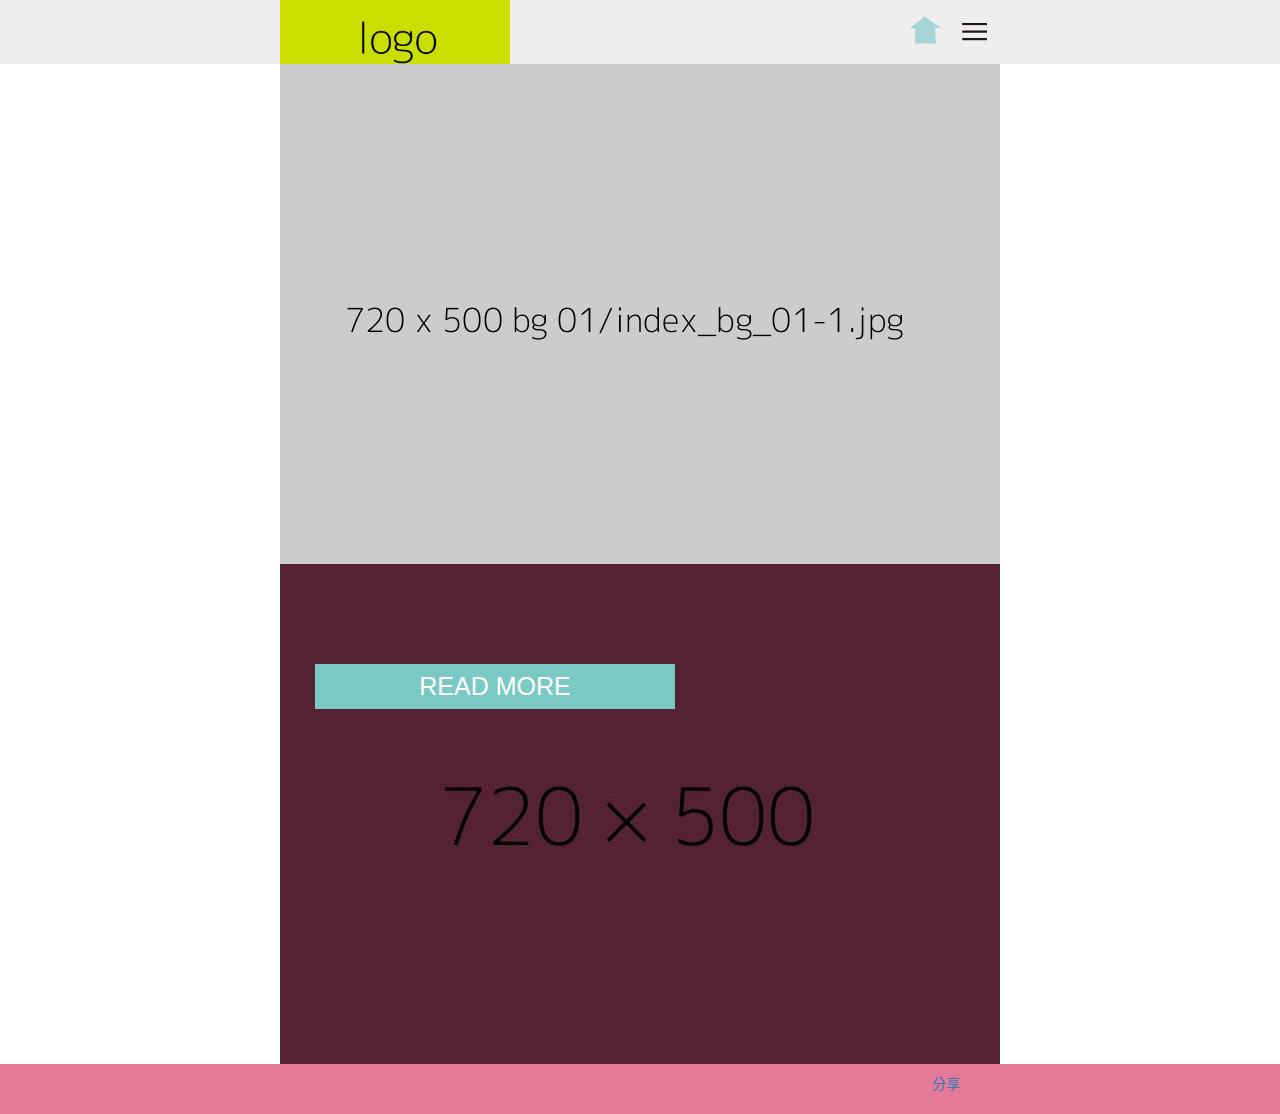
<file: sample/index.html>
<!DOCTYPE html>
<html lang="zh-TW">
  <head>
    <title></title>
    <meta name="description">
    <meta charset="utf-8">
    <meta name="viewport" content="width=device-width, initial-scale=1, maximum-scale=3, user-scalable=yes">
    <meta property="og:url" content="http://nuz.dryrun.dev/sample/">
    <meta property="og:type" content="website">
    <meta property="og:locale" content="zh_tw">
    <meta property="og:ttl" content="345600">
    <meta property="og:image" content="http://nuz.dryrun.dev/sample/images/og_image.png">
    <meta property="twitter:image" content="http://nuz.dryrun.dev/sample/images/og_image.png">
    <meta property="og:image:width" content="1200">
    <meta property="og:image:height" content="630">
    <meta property="og:title" content="shareTitle">
    <meta property="twitter:title" content="shareTitle">
    <meta property="og:description" content="share description">
    <meta property="twitter:card" content="share description">
    <link rel="stylesheet" href="css/normalize.css">
    <link rel="stylesheet" href="css/bootstrap.min.css">
    <link rel="stylesheet" href="css/style.css">
    <link rel="manifest" href="/sample/manifest.json">
    <link rel="apple-touch-icon" href="/sample/images/manifest/ic_ios.png">
    <meta name="apple-mobile-web-app-capable" content="yes">
    <meta name="apple-mobile-web-app-status-bar-style" content="black">
    <meta name="apple-mobile-web-app-title" content="${__APP_NAME__}">
    <link rel="stylesheet" href="css/tiny-slider.css">
    <style type="text/css">
      body {
      }
      @media (min-width: 10px) {
      }
      @media (min-width: 720px) {
      }
    </style>
    <script src="js/tiny-slider.js"></script><!--[if lt IE 9]>
    <script src="tiny-slider.helper.ie8.js"></script><![endif]-->
  </head>
  <body>
    <header id="top-bar">
      <div class="container">
        <div class="row">
          <div class="col-md-12"><a href="./"><img class="logo" src="images/top_bar/top_bar_logo.png"></a><span class="rest"><a class="home" href="./"><img src="images/top_bar/top_bar_home.png"></a><a id="open-menu" href="javascript:void(0)"><img id="menu-toggler" src="images/top_bar/top_bar_menu.png"></a></span>
            <div class="floating-menu toggleable" id="floating-menu">
              <nav>
                <ul>
                  <li><a href="./">
                      <div class="item">首頁</div></a></li>
                  <li><a href="./detail.html">
                      <div class="item">更多</div></a></li>
                  <li><a href="./story.html#address">
                      <div class="item"><span><span>據點資訊</span>
                          <div class="caption">bar</div></span></div></a></li>
                  <li><a href="./setup.html">
                      <div class="item">設定</div></a></li>
                </ul>
              </nav>
            </div>
          </div>
        </div>
      </div>
      <div class="floating-menu-bg toggleable" id="menu-bg"></div>
      <script>
        (function() {
            var header = document.getElementById('top-bar');
            var btnOpen = document.getElementById('open-menu');
            var img = document.getElementById('menu-toggler');
            var actived = false;
        
            var toggleFn = function() {
                actived = !actived;
                Array.from(header.getElementsByClassName('toggleable'))
                    .forEach(function(dom) {
                        if (actived) {
                            dom.classList.add('actived');
                        } else {
                            dom.classList.remove('actived');
                        }
                    });
        
                img.src = actived
                    ? 'images/top_bar/top_bar_close.png'
                    : 'images/top_bar/top_bar_menu.png';
            };
        
            btnOpen.addEventListener('click', toggleFn);
            document.getElementById('floating-menu').addEventListener('click', toggleFn);
        })();
      </script>
    </header>
    <div class="container main-container">
      <!-- row 1-->
      <div class="row">
        <div class="col-md-12">
          <div class="my-slider"><img src="./images/bg/index_bg_01-1.jpg"><img src="./images/bg/index_bg_01-2.jpg"><img src="./images/bg/index_bg_01-3.jpg"><img src="./images/bg/index_bg_01-4.jpg"><img src="./images/bg/index_bg_01-5.jpg"></div>
        </div>
      </div>
      <!-- row 2-->
      <div class="row">
        <div class="col-md-12"><a class="button widgets" style="margin:100px 0 0 35px;" href="./detail.html">Read More</a><img class="rowbg" src="./images/bg/index_bg_02.jpg"></div>
      </div>
    </div>
    <footer id="foot-bar">
      <div class="container">
        <div class="row">
          <div class="col-md-12"><span class="rest">
              <div class="fb-share-button" data-href="http://nuz.dryrun.dev/sample" data-layout="button" data-size="large" data-mobile-iframe="false"><a class="fb-xfbml-parse-ignore" target="_blank" href="https://www.facebook.com/sharer/sharer.php?u=http%3A%2F%2Fnuz.dryrun.dev%2Fsample&amp;src=sdkpreparse">分享</a></div></span></div>
        </div>
      </div>
      <div id="fb-root"></div>
      <script>
        (function(d, s, id) {
            var js, fjs = d.getElementsByTagName(s)[0];
            if (d.getElementById(id)) return;
            js = d.createElement(s); js.id = id;
            js.src = 'https://connect.facebook.net/zh_TW/sdk.js#xfbml=1&version=v3.2';
            fjs.parentNode.insertBefore(js, fjs);
        }(document, 'script', 'facebook-jssdk'));
      </script>
    </footer>
    <script src="js/control.js"></script>
    <script>
      var slider = tns({
          container: '.my-slider',
          controls: false,
          items: 1,
          mouseDrag: true,
          slideBy: 'page',
          nav: false,
          mode: 'carousel',
          navAsThumbnails: true,
          autoplayTimeout: 2000,
          autoplayButtonOutput: false,
          autoplay: true
      });
      slider.play();
    </script>
  </body>
</html>
</file>
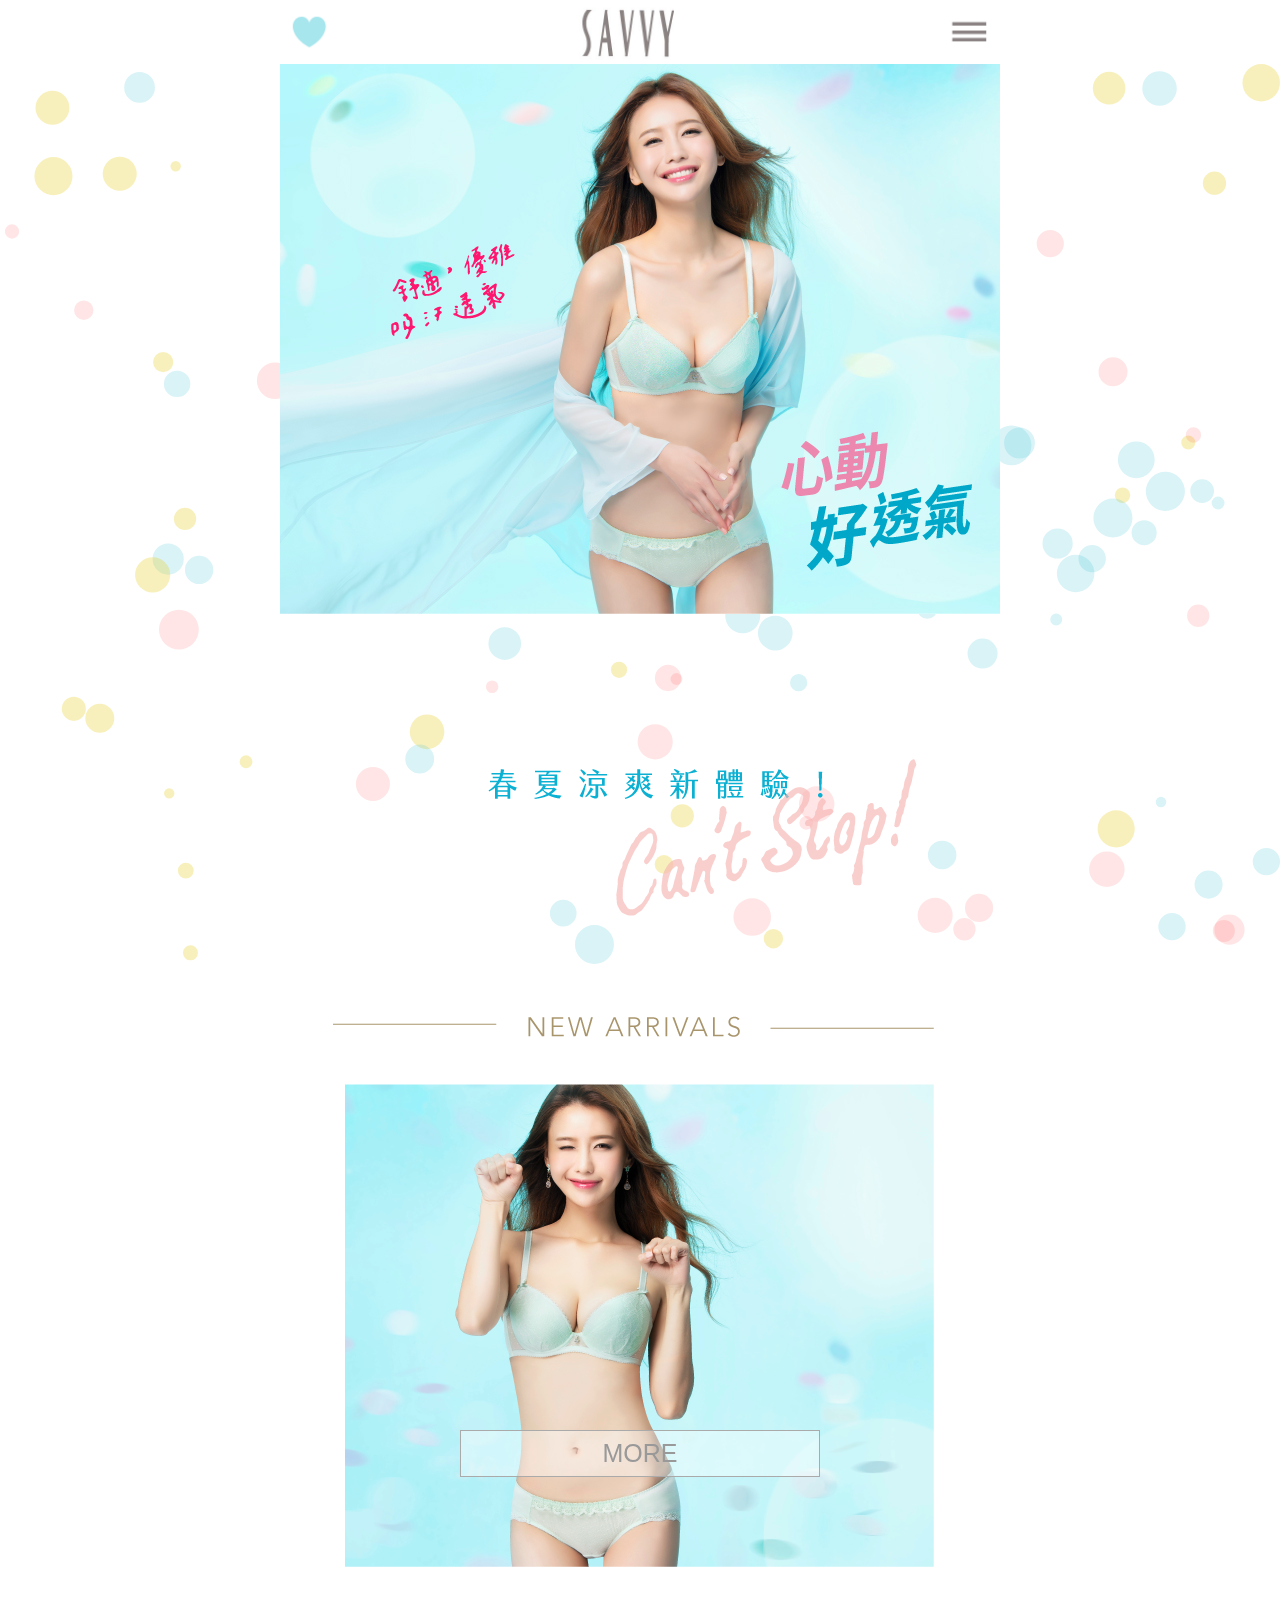
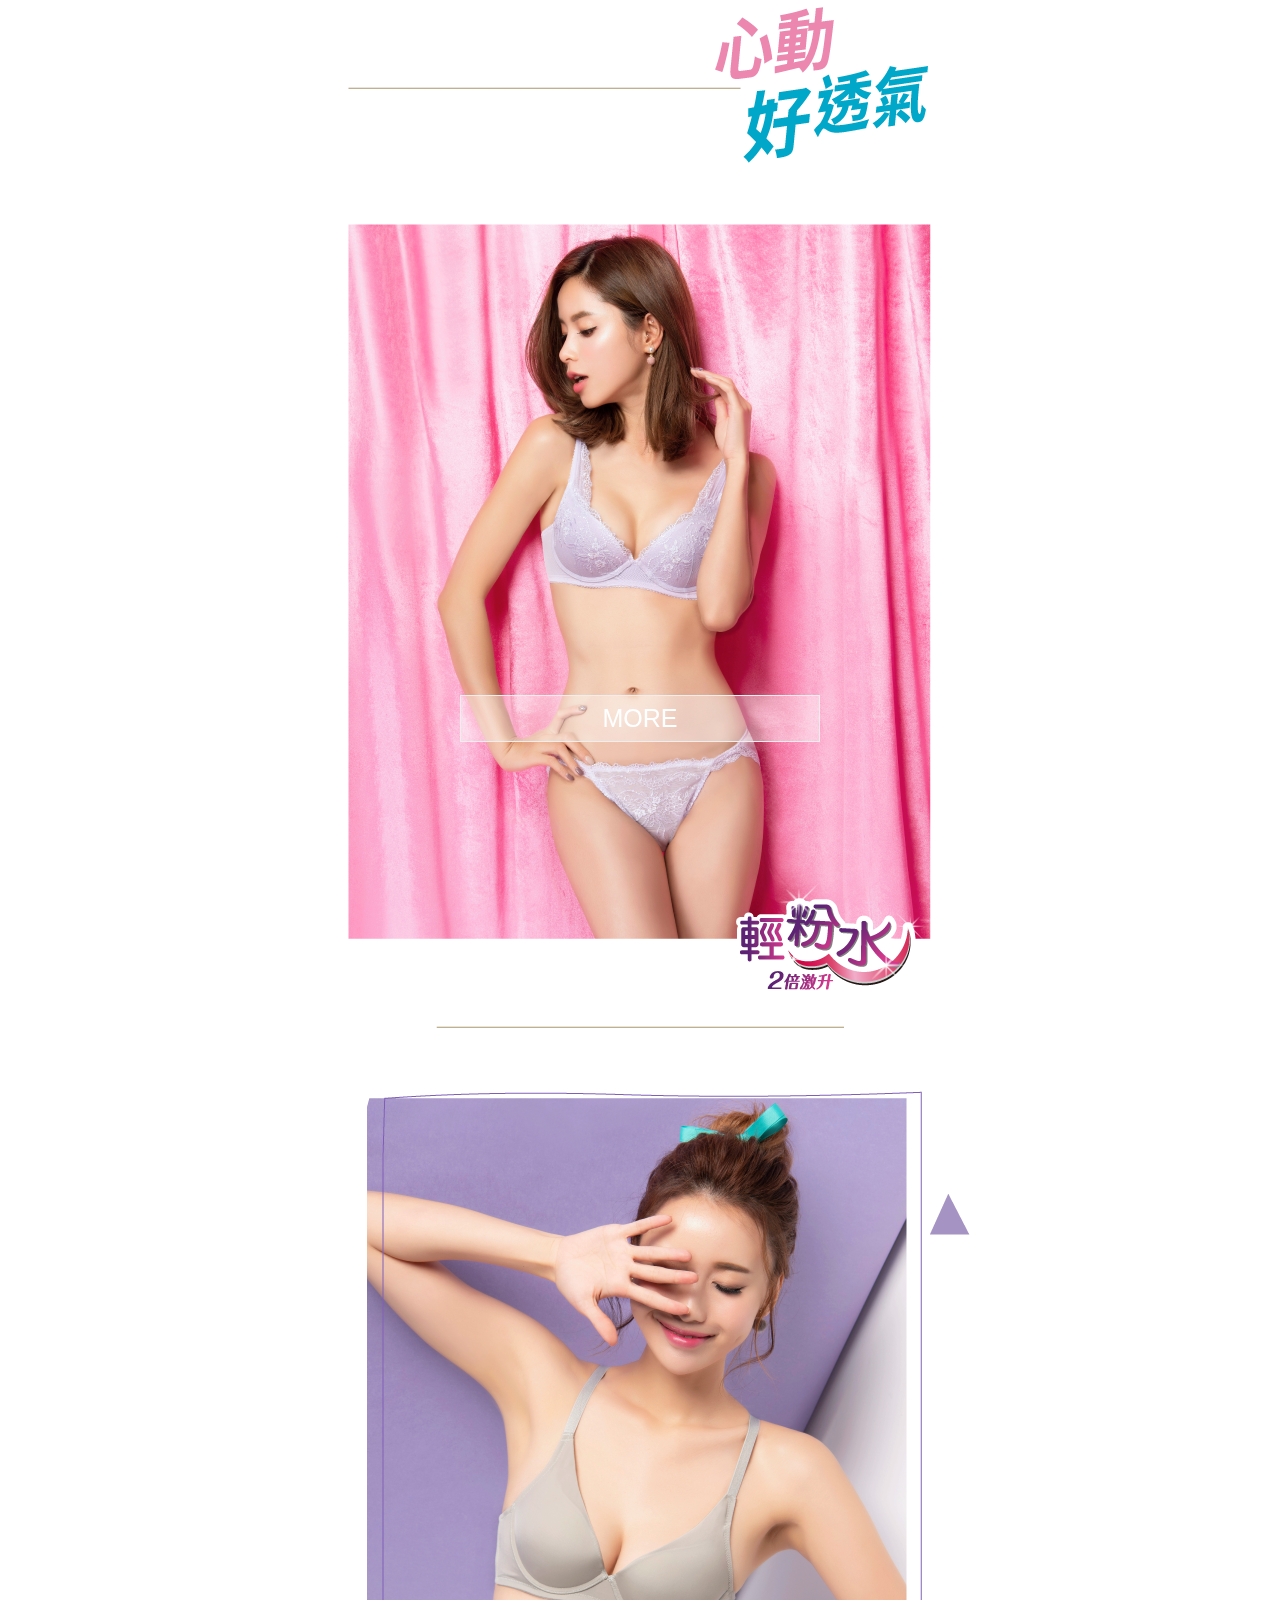
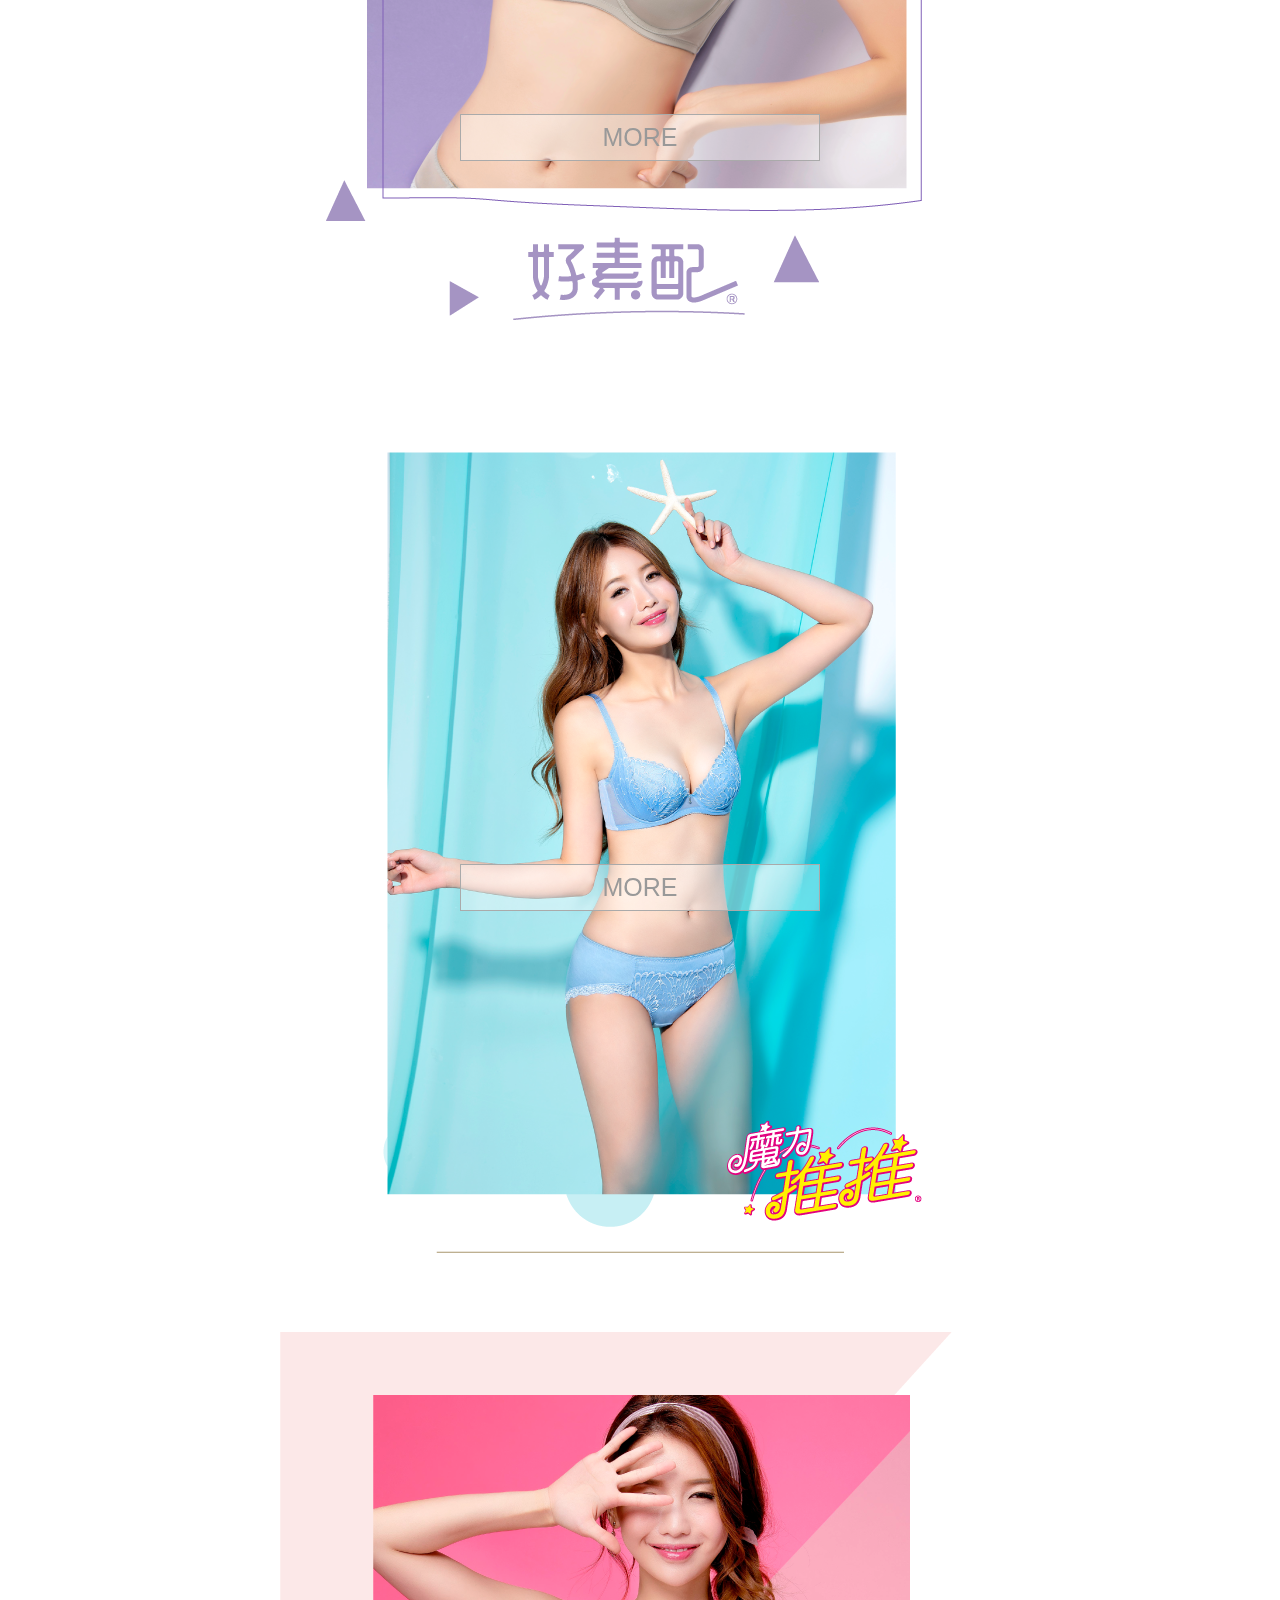
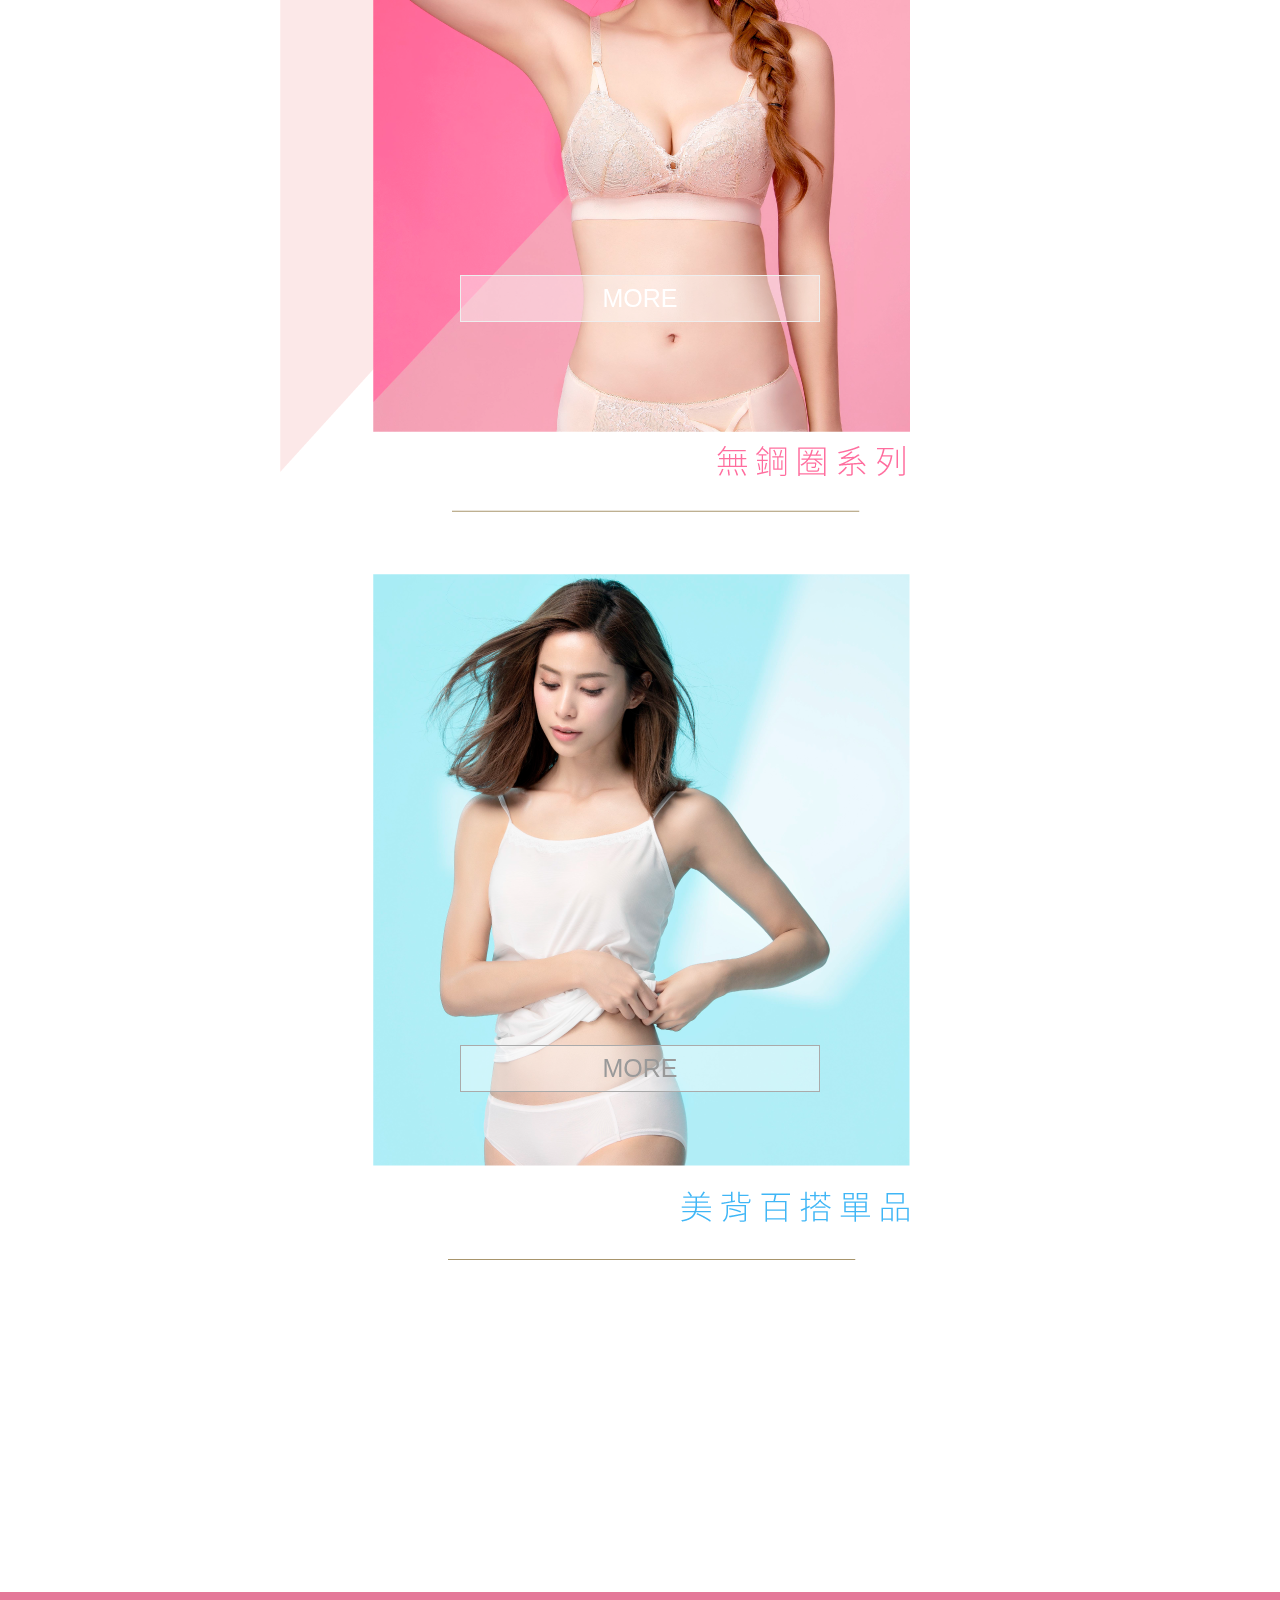
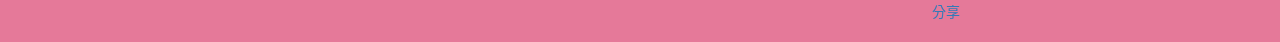
<file: savvy/index.html>
<!DOCTYPE html>
<html lang="zh-TW">
  <head>
    <title>莎薇 心動好透氣</title>
    <meta name="description" content="春夏涼爽新體驗，打洞透氣 ELK 棉搭配冰涼紗材質。集中不悶熱，多色選擇美背設計，讓妳呈現不同風貌。">
    <meta charset="utf-8">
    <meta name="viewport" content="width=device-width, initial-scale=1, maximum-scale=3, user-scalable=yes">
    <meta property="og:url" content="http://event.wacoal.com.tw/EDM/Project3/2019SS-SV-03/">
    <meta property="og:type" content="website">
    <meta property="og:locale" content="zh_tw">
    <meta property="og:ttl" content="345600">
    <meta property="og:image" content="http://event.wacoal.com.tw/EDM/Project3/2019SS-SV-03/images/og_image.png">
    <meta property="twitter:image" content="http://event.wacoal.com.tw/EDM/Project3/2019SS-SV-03/images/og_image.png">
    <meta property="og:image:width" content="1200">
    <meta property="og:image:height" content="630">
    <meta property="og:title" content="莎薇 心動好透氣">
    <meta property="twitter:title" content="莎薇 心動好透氣">
    <meta property="og:description" content="春夏涼爽新體驗，打洞透氣 ELK 棉搭配冰涼紗材質。集中不悶熱，多色選擇美背設計，讓妳呈現不同風貌。">
    <meta property="twitter:card" content="春夏涼爽新體驗，打洞透氣 ELK 棉搭配冰涼紗材質。集中不悶熱，多色選擇美背設計，讓妳呈現不同風貌。">
    <link rel="stylesheet" href="css/normalize.css">
    <link rel="stylesheet" href="css/bootstrap.min.css">
    <link rel="stylesheet" href="css/style.css">
    <link rel="stylesheet" href="css/tiny-slider.css">
    <link rel="manifest" href="manifest.json">
    <script src="js/tiny-slider.js"></script><!--[if lt IE 9]>
    <script src="tiny-slider.helper.ie8.js"></script><![endif]-->
    <style type="text/css">
      a.button:link {
          border-style: solid;
          border-width: 1px;
      }
      a.button.light:link {
          color: white;
          border-color: #EEEEEE;
          background-color: rgba(255, 255, 255, 0.4);
      }
      a.button.heavy:link {
          color: #999999;
          border-color: #AAAAAA;
          background-color: rgba(255, 255, 255, 0.4);
      }
      body #main-bg1 {
          width: 100%;
          height: 100vh;
          position: fixed;
      }
      body #main-canvas1 {
          width: 100%;
          height: 100vh;
          animation: animBubble 5s linear infinite;
      }
      
      body #main-canvas2 {
          width: 100%;
          height: 100vh;
          animation: animBubble 11s linear infinite;
      }
      
    </style>
  </head>
  <body>
    <div id="main-bg1"></div>
    <header id="top-bar">
      <div class="container">
        <div class="row top-bar">
          <div class="col-xs-2 col-md-1"><a class="home" href="./"><img class="fit_width" src="images/top_bar/top_bar_home.png"></a></div>
          <div class="col-xs-8 col-md-10"><a href="./"><img class="center-block logo" src="images/top_bar/top_bar_logo.png"></a></div>
          <div class="col-xs-2 col-md-1"><a id="open-menu" href="javascript:void(0)"><img class="fit_width" id="menu-toggler" src="images/top_bar/top_bar_menu.png"></a>
            <div class="floating-menu toggleable" id="floating-menu">
              <nav>
                <ul>
                  <li><a href="./">
                      <div class="item">首頁</div></a></li>
                  <li><a href="./air.html">
                      <div class="item">好透氣</div></a></li>
                  <li><a href="./girl.html">
                      <div class="item">無鋼圈系列</div></a></li>
                  <li><a href="./lanzi.html">
                      <div class="item">美背百搭單品</div></a></li>
                  <li><a href="./pink.html">
                      <div class="item">輕粉水</div></a></li>
                  <li><a href="./purple.html">
                      <div class="item">好素配</div></a></li>
                  <li><a href="./water.html">
                      <div class="item">魔力推推</div></a></li>
                </ul>
              </nav>
            </div>
          </div>
        </div>
      </div>
      <div class="floating-menu-bg toggleable" id="menu-bg"></div>
      <script>
        (function() {
            var header = document.getElementById('top-bar');
            var btnOpen = document.getElementById('open-menu');
            var img = document.getElementById('menu-toggler');
            var actived = false;
        
            var toggleFn = function() {
                actived = !actived;
                Array.from(header.getElementsByClassName('toggleable'))
                    .forEach(function(dom) {
                        if (actived) {
                            dom.classList.add('actived');
                        } else {
                            dom.classList.remove('actived');
                        }
                    });
        
                img.src = actived
                    ? 'images/top_bar/top_bar_close.png'
                    : 'images/top_bar/top_bar_menu.png';
            };
        
            btnOpen.addEventListener('click', toggleFn);
            document.getElementById('floating-menu').addEventListener('click', toggleFn);
        })();
      </script>
    </header>
    <div class="container main-container">
      <!-- row 1-->
      <div class="row">
        <div class="col-md-12">
          <div class="my-slider"><img src="./images/bg/index_bg_01-1.jpg"><img src="./images/bg/index_bg_01-2.jpg"><img src="./images/bg/index_bg_01-3.jpg"><img src="./images/bg/index_bg_01-4.jpg"><img src="./images/bg/index_bg_01-5.jpg"><img src="./images/bg/index_bg_01-6.jpg"></div>
        </div>
      </div>
      <!-- row 2-->
      <div class="row">
        <div class="col-md-12"><a class="button widgets heavy" style="bottom: 28%;" href="./air.html">More</a><img class="rowbg" src="./images/bg/index_bg_02.png"></div>
      </div>
      <!-- row 3-->
      <div class="row">
        <div class="col-md-12"><a class="button widgets light" style="bottom: 37%;" href="./pink.html">More</a><img class="rowbg" src="./images/bg/index_bg_03.png"></div>
      </div>
      <!-- row 4-->
      <div class="row">
        <div class="col-md-12"><a class="button widgets heavy" style="bottom: 23%;" href="./purple.html">More</a><img class="rowbg" src="./images/bg/index_bg_04.png"></div>
      </div>
      <!-- row 5-->
      <div class="row">
        <div class="col-md-12"><a class="button widgets heavy" style="bottom: 44%;" href="./water.html">More</a><img class="rowbg" src="./images/bg/index_bg_05.png"></div>
      </div>
      <!-- row 6-->
      <div class="row">
        <div class="col-md-12"><a class="button widgets light" style="bottom: 28%;" href="./girl.html">More</a><img class="rowbg" src="./images/bg/index_bg_06.png"></div>
      </div>
      <!-- row 7-->
      <div class="row">
        <div class="col-md-12"><a class="button widgets heavy" style="bottom: 48%;" href="./lanzi.html">More</a><img class="rowbg" src="./images/bg/index_bg_07.png"></div>
      </div>
    </div>
    <footer id="foot-bar">
      <div class="container">
        <div class="row">
          <div class="col-md-12"><span class="rest">
              <div class="fb-share-button" data-href="http://event.wacoal.com.tw/EDM/Project3/2019SS-SV-03/" data-layout="button" data-size="large" data-mobile-iframe="true"><a class="fb-xfbml-parse-ignore" target="_blank" href="https://www.facebook.com/sharer/sharer.php?u=http%3A%2F%2Fevent.wacoal.com.tw%2FEDM%2FProject3%2F2019SS-SV-03%2F&amp;amp;src=sdkpreparse">分享</a></div></span></div>
        </div>
      </div>
      <script>
        (function(d, s, id) {
            var js, fjs = d.getElementsByTagName(s)[0];
            if (d.getElementById(id)) return;
            js = d.createElement(s); js.id = id;
            js.src = 'https://connect.facebook.net/zh_TW/sdk.js#xfbml=1&version=v3.1';
            fjs.parentNode.insertBefore(js, fjs);
        })(document, 'script', 'facebook-jssdk');
      </script>
    </footer>
    <script src="js/control.js"></script>
    <script src="js/bubbles.js"></script>
    <script>
      var slider = tns({
          container: '.my-slider',
          controls: false,
          items: 1,
          mouseDrag: true,
          slideBy: 'page',
          nav: false,
          mode: 'carousel',
          navAsThumbnails: true,
          autoplayTimeout: 2000,
          autoplayButtonOutput: false,
          autoplay: true
      });
      slider.play();
      
      var bg1 = document.getElementById('main-bg1');
      drawBubbles(bg1, 'main-canvas1', {
          density: 0.4,
          minRadius: 5,
          maxRadius: 20,
          styles:[
              'rgba(255, 0, 0, 0.1)',
              'rgba(231, 204, 34, 0.3)',
              'rgba(64, 196, 213, 0.2)'
          ]
      });
      drawBubbles(bg1, 'main-canvas2', {
          density: 0.5,
          minRadius: 5,
          maxRadius: 20,
          styles: [
              'rgba(255, 0, 0, 0.1)',
              'rgba(231, 204, 34, 0.3)',
              'rgba(64, 196, 213, 0.2)'
          ]
      });
      window.onload = function() {
          if ('serviceWorker' in navigator) {
              navigator.serviceWorker.register('./service-worker.js');
          }
      }
    </script>
  </body>
</html>
</file>
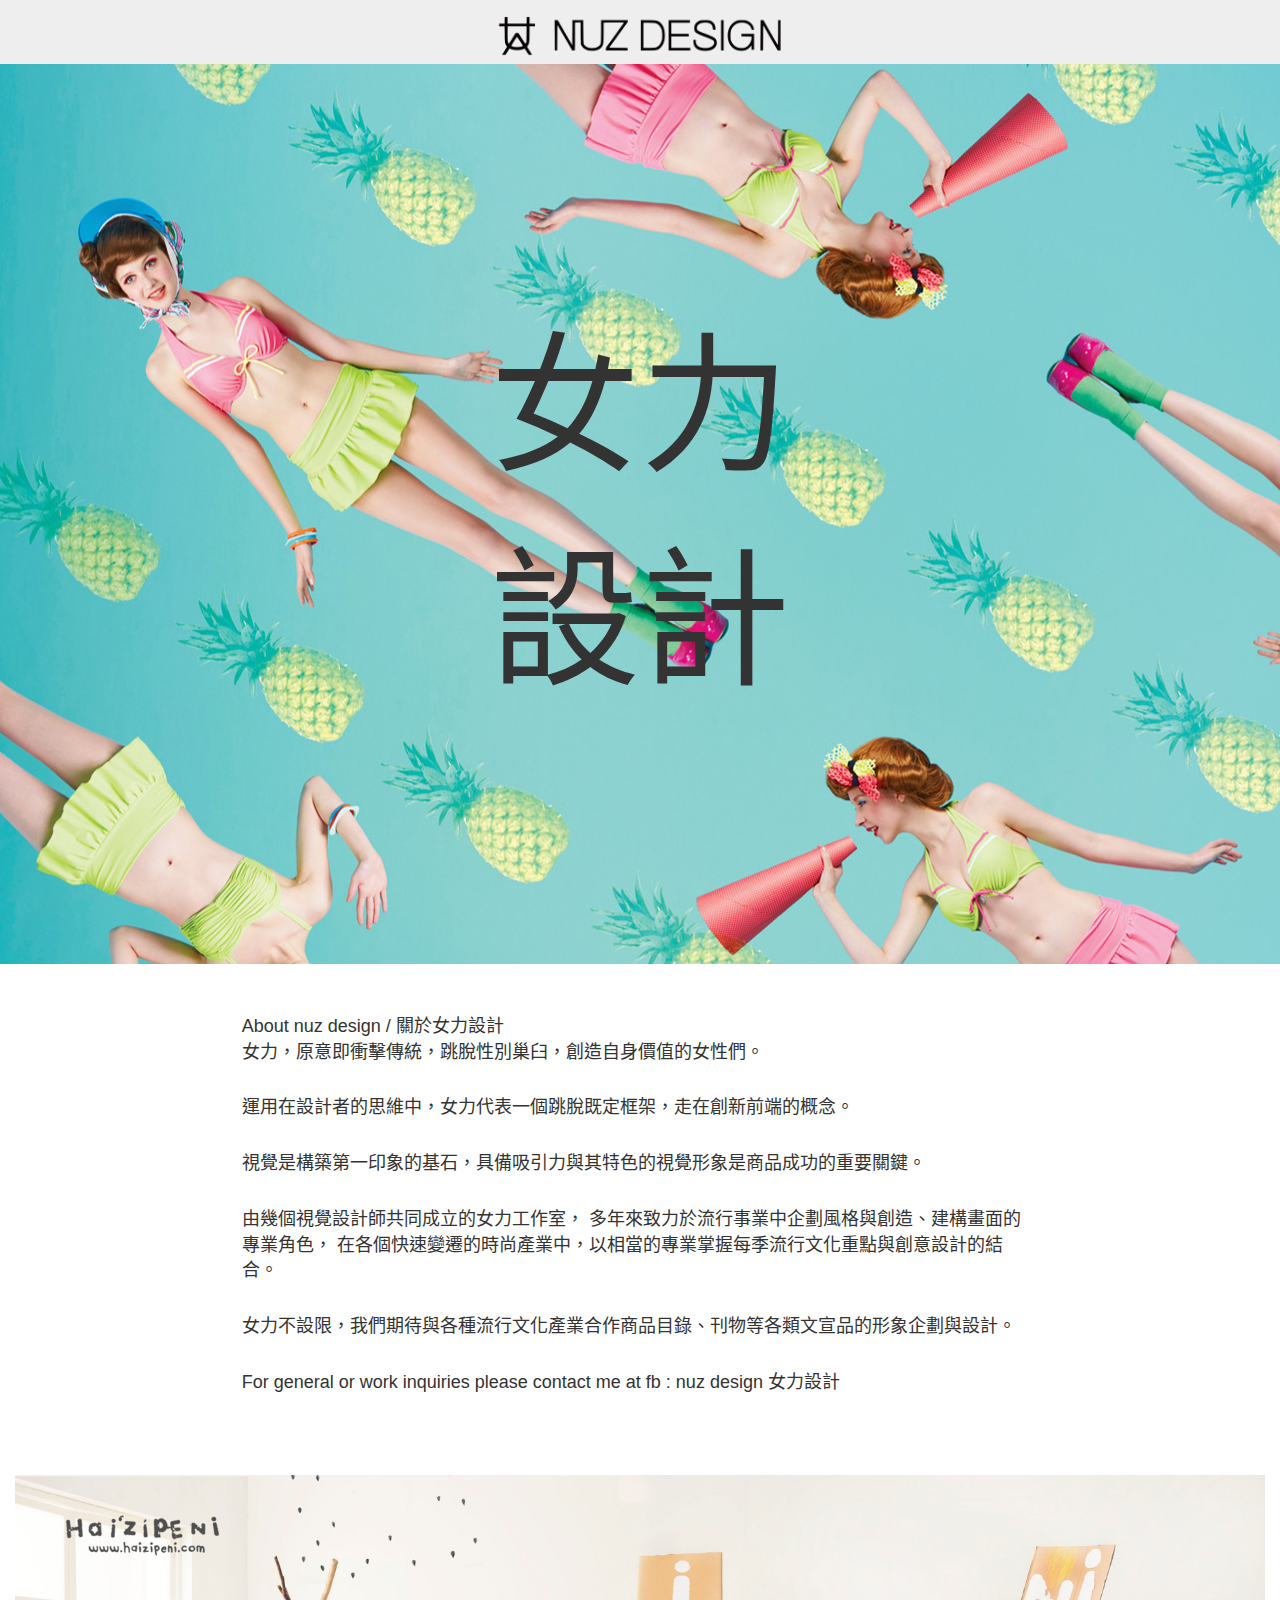
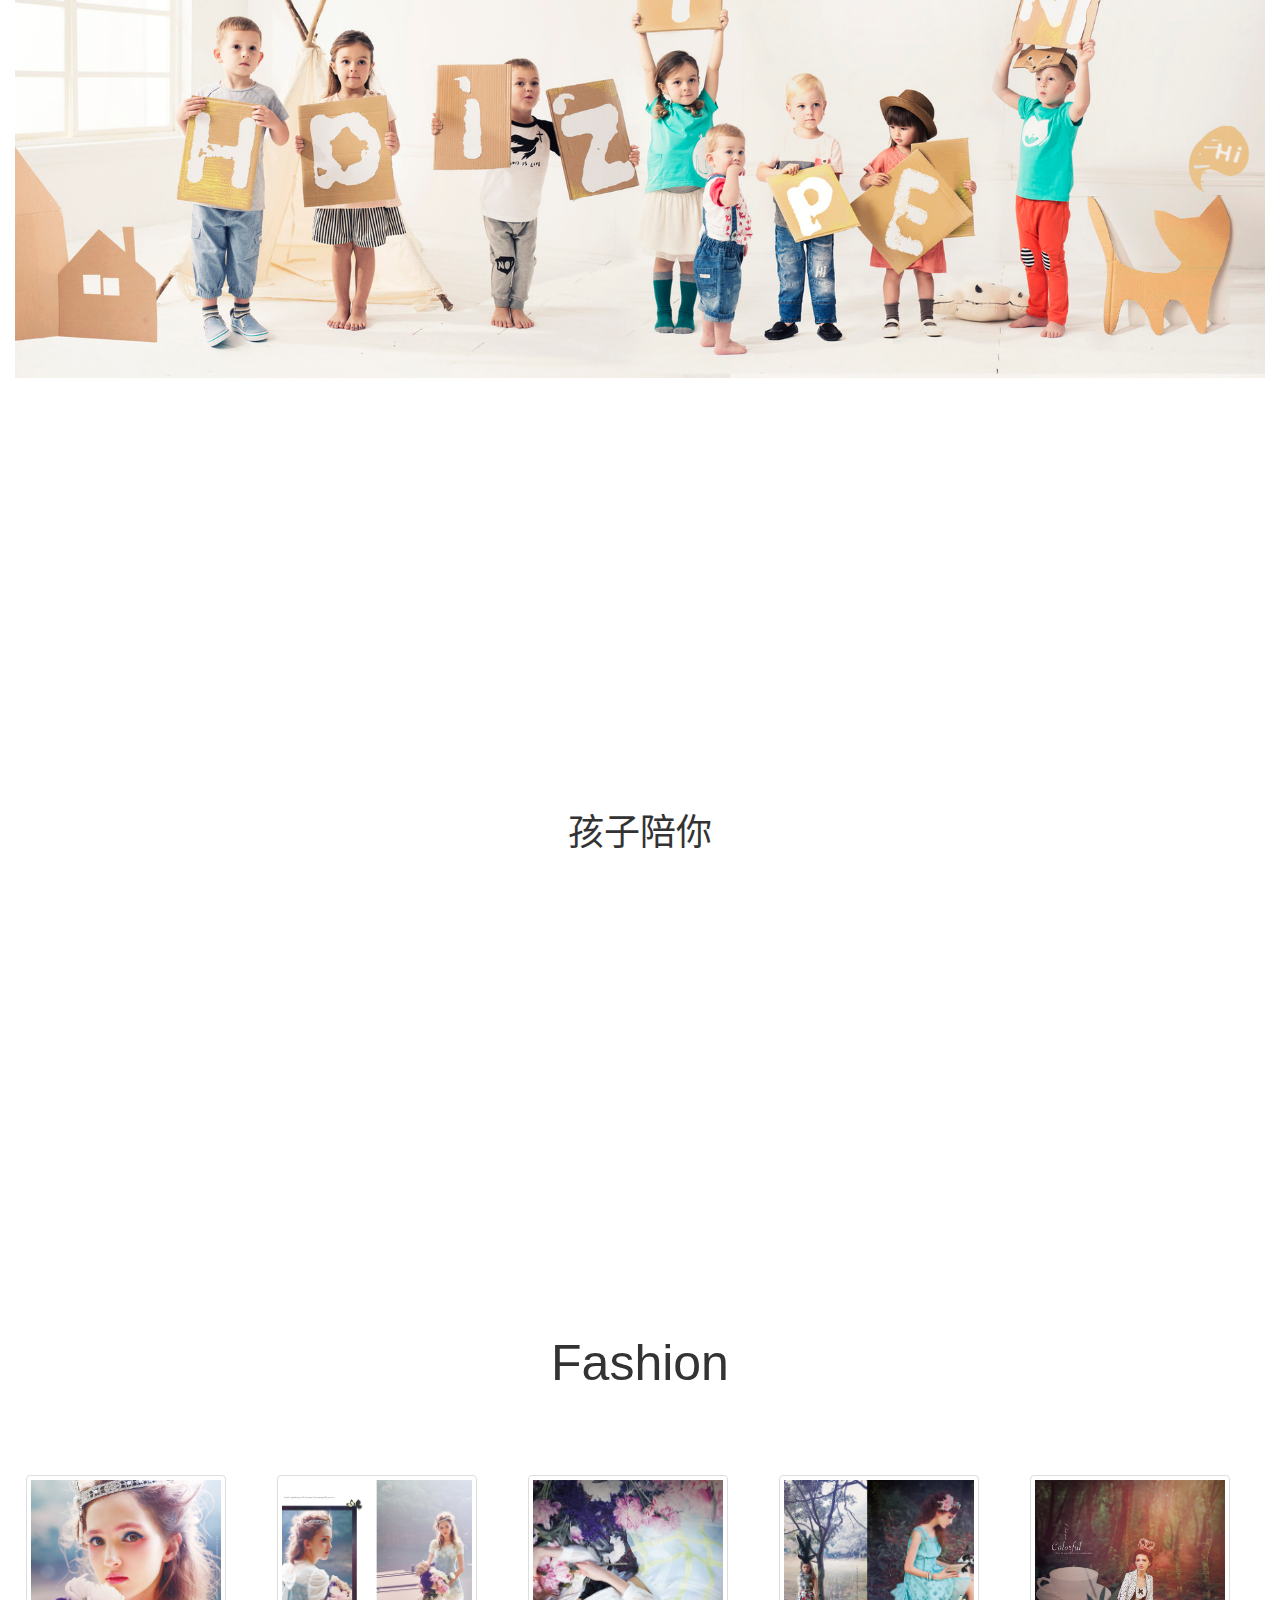
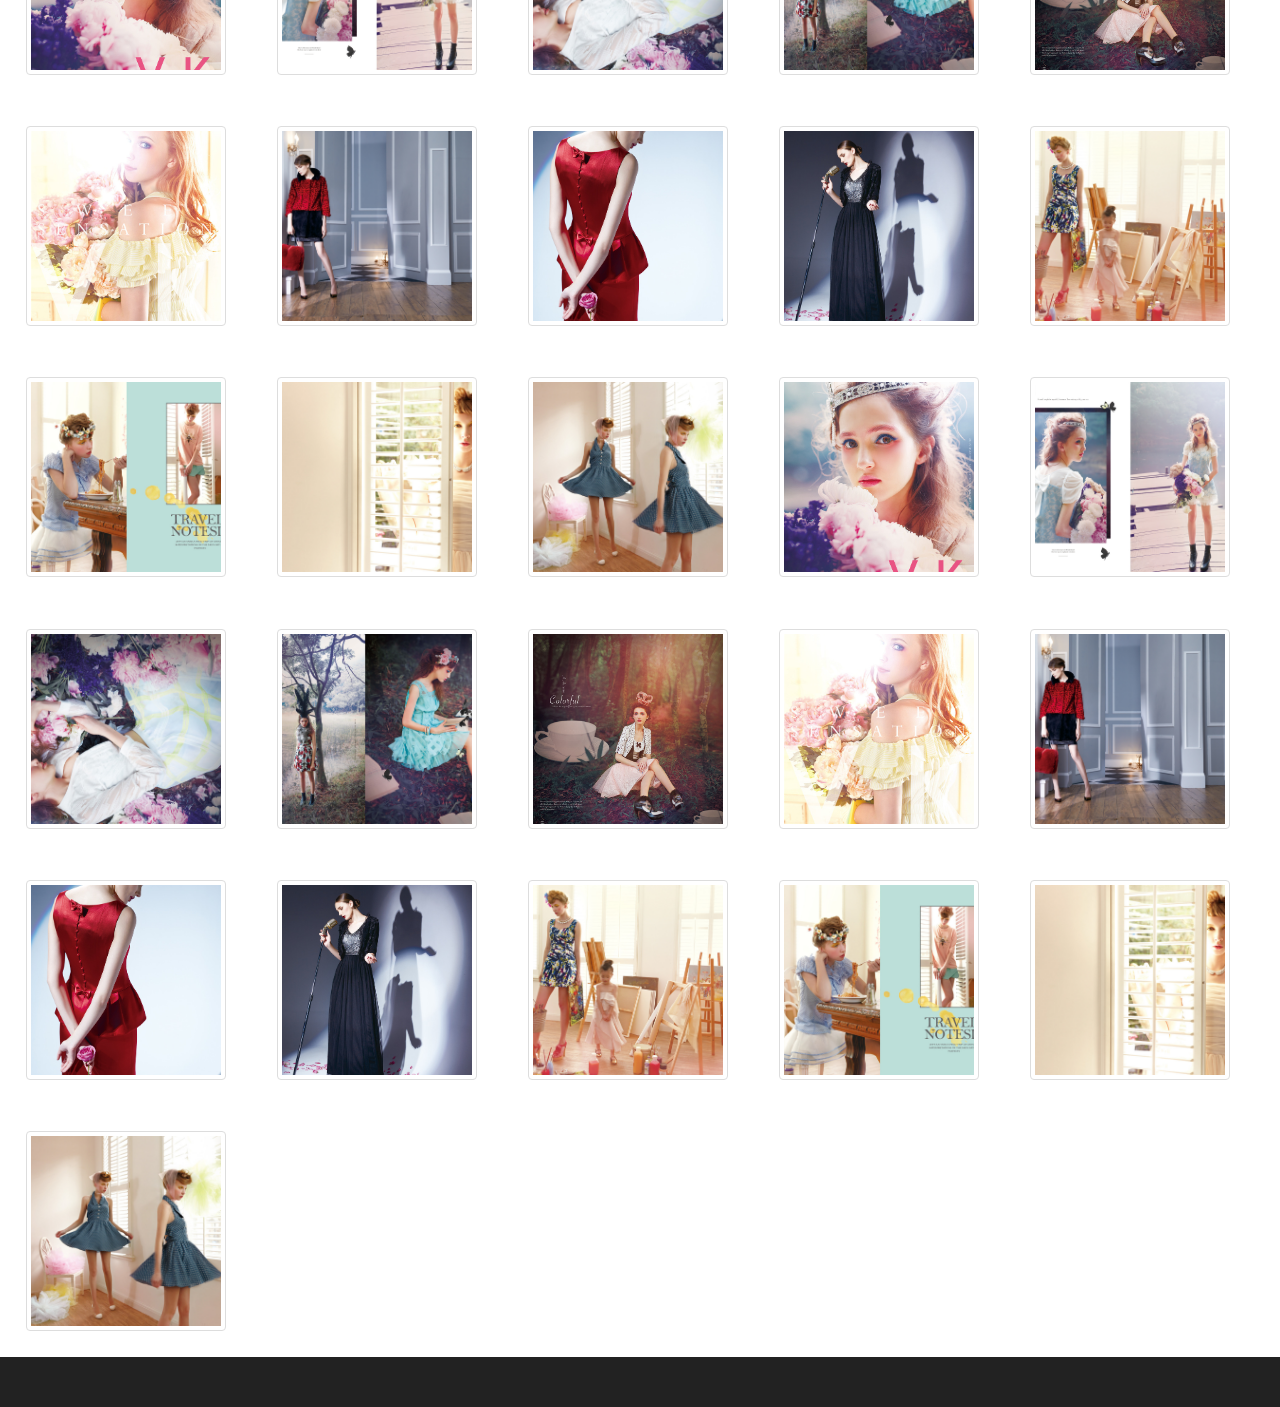
<file: website/index.html>
<!DOCTYPE html>
<html lang="zh-TW">
  <head>
    <title></title>
    <meta name="description">
    <meta charset="utf-8">
    <meta name="viewport" content="width=device-width, initial-scale=1, maximum-scale=3, user-scalable=yes">
    <meta property="og:url" content="http://nuz.dryrun.dev/sample/">
    <meta property="og:type" content="website">
    <meta property="og:locale" content="zh_tw">
    <meta property="og:ttl" content="345600">
    <meta property="og:image" content="http://nuz.dryrun.dev/sample/images/og_image.png">
    <meta property="twitter:image" content="http://nuz.dryrun.dev/sample/images/og_image.png">
    <meta property="og:image:width" content="1200">
    <meta property="og:image:height" content="630">
    <meta property="og:title" content="shareTitle">
    <meta property="twitter:title" content="shareTitle">
    <meta property="og:description" content="share description">
    <meta property="twitter:card" content="share description">
    <link rel="stylesheet" href="css/normalize.css">
    <link rel="stylesheet" href="css/bootstrap.min.css">
    <link rel="stylesheet" href="css/style.css">
    <link rel="manifest" href="/sample/manifest.json">
    <link rel="apple-touch-icon" href="/sample/images/manifest/ic_ios.png">
    <meta name="apple-mobile-web-app-capable" content="yes">
    <meta name="apple-mobile-web-app-status-bar-style" content="black">
    <meta name="apple-mobile-web-app-title" content="${__APP_NAME__}">
    <link rel="stylesheet" href="css/index.css">
    <script src="js/lib.js"></script>
    <script src="js/topbar.js"></script>
    <style type="text/css">
      @media (min-width: 10px) {
      }
      @media (min-width: 720px) {
      }
    </style>
    <script src="js/tiny-slider.js"></script><!--[if lt IE 9]>
    <script src="tiny-slider.helper.ie8.js"></script><![endif]-->
  </head>
  <body>
    <header id="top-bar">
      <div class="container">
        <div class="row">
          <div class="col-md-12"><a href="./" style="margin: auto;"><img class="center-block logo" src="images/top_bar/top_bar_logo.png"></a></div>
        </div>
      </div>
    </header>
    <div class="container-fluid main-container">
      <div id="static_bg01"></div>
      <!-- row 1-->
      <div class="row" id="row01">
        <div class="col-md-12">
          <div class="center" style="width:1%; text-align: center; height: 100vh; display:table-cell; vertical-align: middle">
            <div class="title-text">女力</div>
            <div class="title-text">設計</div>
          </div>
        </div>
      </div>
      <!-- row 2-->
      <div class="row" id="row02">
        <div class="col-1 col-sm-2"></div>
        <div class="col-10 col-sm-8">
          <div>About  nuz  design / 關於女力設計</div>
          <p>女力，原意即衝擊傳統，跳脫性別巢臼，創造自身價值的女性們。</p>
          <p>運用在設計者的思維中，女力代表一個跳脫既定框架，走在創新前端的概念。</p>
          <p>視覺是構築第一印象的基石，具備吸引力與其特色的視覺形象是商品成功的重要關鍵。</p>
          <p>
            由幾個視覺設計師共同成立的女力工作室，
            多年來致力於流行事業中企劃風格與創造、建構畫面的專業角色，
            在各個快速變遷的時尚產業中，以相當的專業掌握每季流行文化重點與創意設計的結合。
          </p>
          <p>女力不設限，我們期待與各種流行文化產業合作商品目錄、刊物等各類文宣品的形象企劃與設計。</p>
          <p>
            For general or work inquiries please contact me at
            fb : nuz design 女力設計
          </p>
        </div>
      </div><img src="./images/bg/index_bg_02.jpg" style="width:100%;">
      <div class="row" id="row03">
        <div class="col-1 col-sm-2"></div>
        <div class="col-10 col-sm-8">
          <div class="haizipeni center" style="width:1%; text-align: center; height: 100vh; display:table-cell; vertical-align: middle">
            <h1>孩子陪你</h1>
          </div>
        </div>
      </div>
      <div class="row" style="margin: 50px;">
        <div class="header">Fashion</div>
      </div>
      <div class="row" id="row04">
        <div class="col-12"><img class="img-thumbnail" src="./images/index/fashion_01.jpg"><img class="img-thumbnail" src="./images/index/fashion_02.jpg"><img class="img-thumbnail" src="./images/index/fashion_03.jpg"><img class="img-thumbnail" src="./images/index/fashion_04.jpg"><img class="img-thumbnail" src="./images/index/fashion_05.jpg"><img class="img-thumbnail" src="./images/index/fashion_06.jpg"><img class="img-thumbnail" src="./images/index/fashion_07.jpg"><img class="img-thumbnail" src="./images/index/fashion_08.jpg"><img class="img-thumbnail" src="./images/index/fashion_09.jpg"><img class="img-thumbnail" src="./images/index/fashion_10.jpg"><img class="img-thumbnail" src="./images/index/fashion_11.jpg"><img class="img-thumbnail" src="./images/index/fashion_12.jpg"><img class="img-thumbnail" src="./images/index/fashion_13.jpg"><img class="img-thumbnail" src="./images/index/fashion_01.jpg"><img class="img-thumbnail" src="./images/index/fashion_02.jpg"><img class="img-thumbnail" src="./images/index/fashion_03.jpg"><img class="img-thumbnail" src="./images/index/fashion_04.jpg"><img class="img-thumbnail" src="./images/index/fashion_05.jpg"><img class="img-thumbnail" src="./images/index/fashion_06.jpg"><img class="img-thumbnail" src="./images/index/fashion_07.jpg"><img class="img-thumbnail" src="./images/index/fashion_08.jpg"><img class="img-thumbnail" src="./images/index/fashion_09.jpg"><img class="img-thumbnail" src="./images/index/fashion_10.jpg"><img class="img-thumbnail" src="./images/index/fashion_11.jpg"><img class="img-thumbnail" src="./images/index/fashion_12.jpg"><img class="img-thumbnail" src="./images/index/fashion_13.jpg"></div>
      </div>
    </div>
    <footer id="foot-bar">
      <div class="container">
        <div class="row">
          <div class="col-md-12"><span class="rest"></span></div>
        </div>
      </div>
    </footer>
    <script src="js/control.js"></script>
    <script>initTopbar('top-bar');</script>
  </body>
</html>
</file>
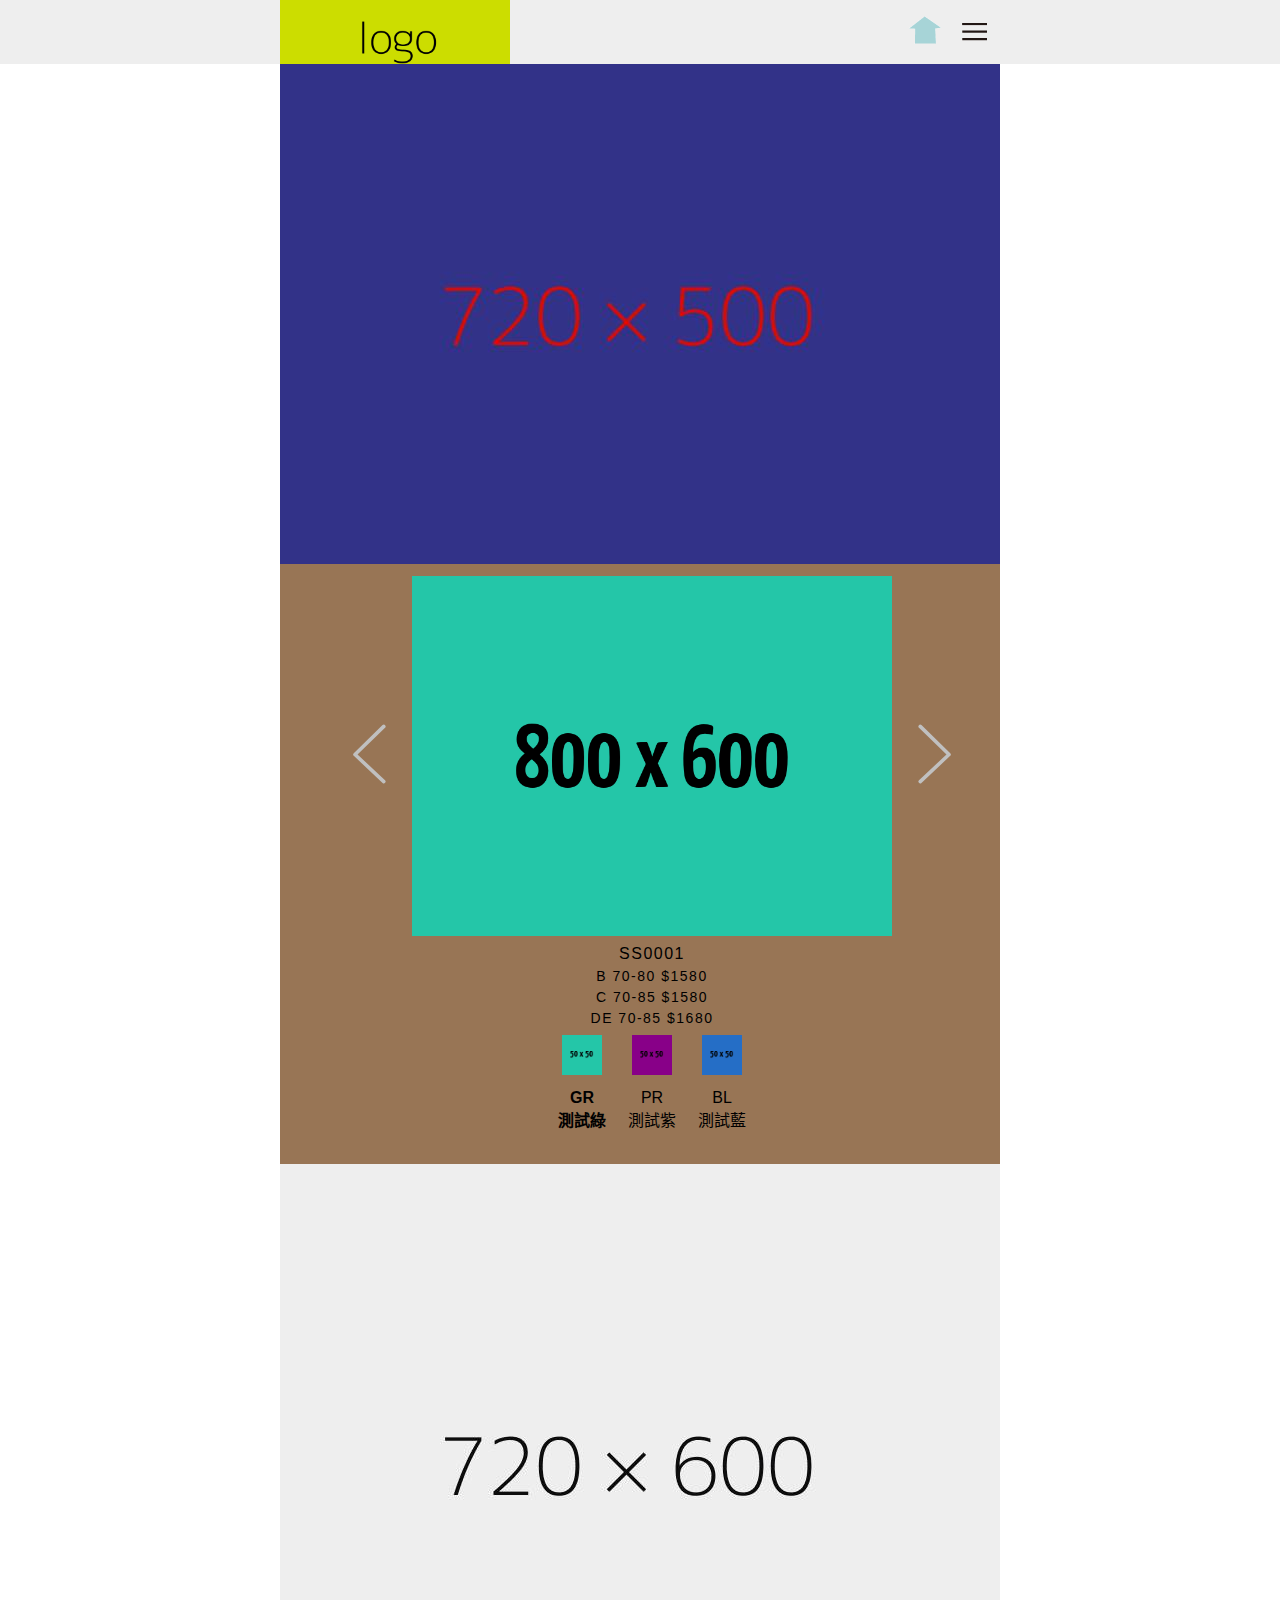
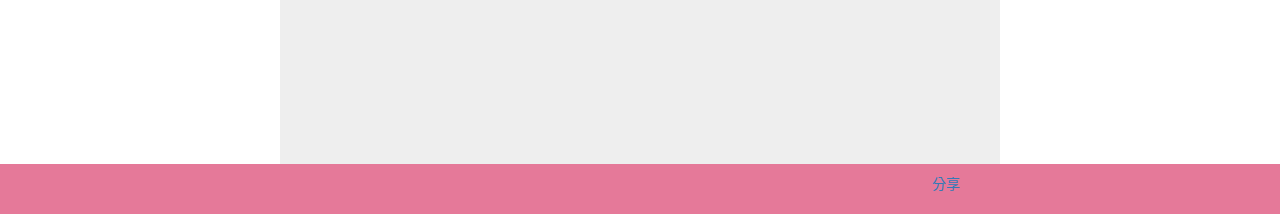
<file: sample/detail.html>
<!DOCTYPE html>
<html lang="zh-TW">
  <head>
    <title></title>
    <meta name="description">
    <meta charset="utf-8">
    <meta name="viewport" content="width=device-width, initial-scale=1, maximum-scale=3, user-scalable=yes">
    <meta property="og:url" content="http://nuz.dryrun.dev/sample/detail.html">
    <meta property="og:type" content="website">
    <meta property="og:locale" content="zh_tw">
    <meta property="og:ttl" content="345600">
    <meta property="og:image" content="http://nuz.dryrun.dev/sample/images/og_image.png">
    <meta property="twitter:image" content="http://nuz.dryrun.dev/sample/images/og_image.png">
    <meta property="og:image:width" content="1200">
    <meta property="og:image:height" content="630">
    <meta property="og:title" content="shareTitle">
    <meta property="twitter:title" content="shareTitle">
    <meta property="og:description" content="share description">
    <meta property="twitter:card" content="share description">
    <link rel="stylesheet" href="css/normalize.css">
    <link rel="stylesheet" href="css/bootstrap.min.css">
    <link rel="stylesheet" href="css/style.css">
    <link rel="manifest" href="/sample/manifest.json">
    <link rel="apple-touch-icon" href="/sample/images/manifest/ic_ios.png">
    <meta name="apple-mobile-web-app-capable" content="yes">
    <meta name="apple-mobile-web-app-status-bar-style" content="black">
    <meta name="apple-mobile-web-app-title" content="${__APP_NAME__}">
    <style type="text/css">
      body {
      }
      @media (min-width: 10px) {
      }
      @media (min-width: 720px) {
      }
    </style>
  </head>
  <body>
    <header id="top-bar">
      <div class="container">
        <div class="row">
          <div class="col-md-12"><a href="./"><img class="logo" src="images/top_bar/top_bar_logo.png"></a><span class="rest"><a class="home" href="./"><img src="images/top_bar/top_bar_home.png"></a><a id="open-menu" href="javascript:void(0)"><img id="menu-toggler" src="images/top_bar/top_bar_menu.png"></a></span>
            <div class="floating-menu toggleable" id="floating-menu">
              <nav>
                <ul>
                  <li><a href="./">
                      <div class="item">首頁</div></a></li>
                  <li><a href="./detail.html">
                      <div class="item">更多</div></a></li>
                  <li><a href="./story.html#address">
                      <div class="item"><span><span>據點資訊</span>
                          <div class="caption">bar</div></span></div></a></li>
                  <li><a href="./setup.html">
                      <div class="item">設定</div></a></li>
                </ul>
              </nav>
            </div>
          </div>
        </div>
      </div>
      <div class="floating-menu-bg toggleable" id="menu-bg"></div>
      <script>
        (function() {
            var header = document.getElementById('top-bar');
            var btnOpen = document.getElementById('open-menu');
            var img = document.getElementById('menu-toggler');
            var actived = false;
        
            var toggleFn = function() {
                actived = !actived;
                Array.from(header.getElementsByClassName('toggleable'))
                    .forEach(function(dom) {
                        if (actived) {
                            dom.classList.add('actived');
                        } else {
                            dom.classList.remove('actived');
                        }
                    });
        
                img.src = actived
                    ? 'images/top_bar/top_bar_close.png'
                    : 'images/top_bar/top_bar_menu.png';
            };
        
            btnOpen.addEventListener('click', toggleFn);
            document.getElementById('floating-menu').addEventListener('click', toggleFn);
        })();
      </script>
    </header>
    <div class="container main-container">
      <!-- row 1-->
      <div class="row"><span class="anchor" id="jumping"></span>
        <div class="col-md-12"><img class="rowbg" src="./images/bg/detail_bg_01.jpg"></div>
      </div>
      <!-- row 2-->
      <div class="row">
        <div class="col-md-12">
              <table class="control widgets row-table" id="row2-table" style="left: 10%; top:2%;  color: black;">
                <tr class="row-main">
                  <td class="arrow">
                    <div class="clickable arrow-button arrow-left"></div>
                  </td>
                  <td>
                    <div class="control-result-container"><img class="control-display testImgClass" src="./images/detail/ss0001_gr.png" style="width: 100%"></div>
                  </td>
                  <td class="arrow">
                    <div class="clickable arrow-button arrow-right"></div>
                  </td>
                </tr>
                <tr class="row-description">
                  <td colspan="3">
                    <div class="product-number">SS0001</div>
                    <div class="size-list">
                      <div class="size">B 70-80 $1580</div>
                      <div class="size">C 70-85 $1580</div>
                      <div class="size">DE 70-85 $1680</div>
                    </div>
                  </td>
                </tr>
                <tr class="row-circles">
                  <td class="circles-container" colspan="3"><span class="clickable circle-icon">
                      <div><img class="thumbnail" src="./images/detail/ss0001_gr_thumb.png"></div>
                      <div class="hint">gr</div>
                      <div class="hint">測試綠</div></span><span class="clickable circle-icon">
                      <div><img class="thumbnail" src="./images/detail/ss0001_pr_thumb.png"></div>
                      <div class="hint">pr</div>
                      <div class="hint">測試紫</div></span><span class="clickable circle-icon">
                      <div><img class="thumbnail" src="./images/detail/ss0001_bl_thumb.png"></div>
                      <div class="hint">bl</div>
                      <div class="hint">測試藍</div></span>
                  </td>
                </tr>
              </table><img class="rowbg" src="./images/bg/detail_bg_02.jpg">
        </div>
        <!-- row 3-->
      </div>
      <div class="row">
        <div class="col-md-12"><span class="anchor" id="jumping"></span><img class="rowbg" src="./images/bg/detail_bg_03.jpg"></div>
      </div>
    </div>
    <footer id="foot-bar">
      <div class="container">
        <div class="row">
          <div class="col-md-12"><span class="rest">
              <div class="fb-share-button" data-href="http://nuz.dryrun.dev/sample" data-layout="button" data-size="large" data-mobile-iframe="false"><a class="fb-xfbml-parse-ignore" target="_blank" href="https://www.facebook.com/sharer/sharer.php?u=http%3A%2F%2Fnuz.dryrun.dev%2Fsample&amp;src=sdkpreparse">分享</a></div></span></div>
        </div>
      </div>
      <div id="fb-root"></div>
      <script>
        (function(d, s, id) {
            var js, fjs = d.getElementsByTagName(s)[0];
            if (d.getElementById(id)) return;
            js = d.createElement(s); js.id = id;
            js.src = 'https://connect.facebook.net/zh_TW/sdk.js#xfbml=1&version=v3.2';
            fjs.parentNode.insertBefore(js, fjs);
        }(document, 'script', 'facebook-jssdk'));
      </script>
    </footer>
    <script src="js/control.js"></script>
    <script>
      WearControl.initTableById('row2-table', [
          "./images/detail/ss0001_gr.png",
          "./images/detail/ss0001_pr.png",
          "./images/detail/ss0001_bl.png",
          "./images/detail/ss0002_gr.png",
          "./images/detail/ss0002_pr.png",
          "./images/detail/ss0002_bl.png"
      ], {
          'ss0002': 'ss0002 set 2 size'
      });
    </script>
  </body>
</html>
</file>
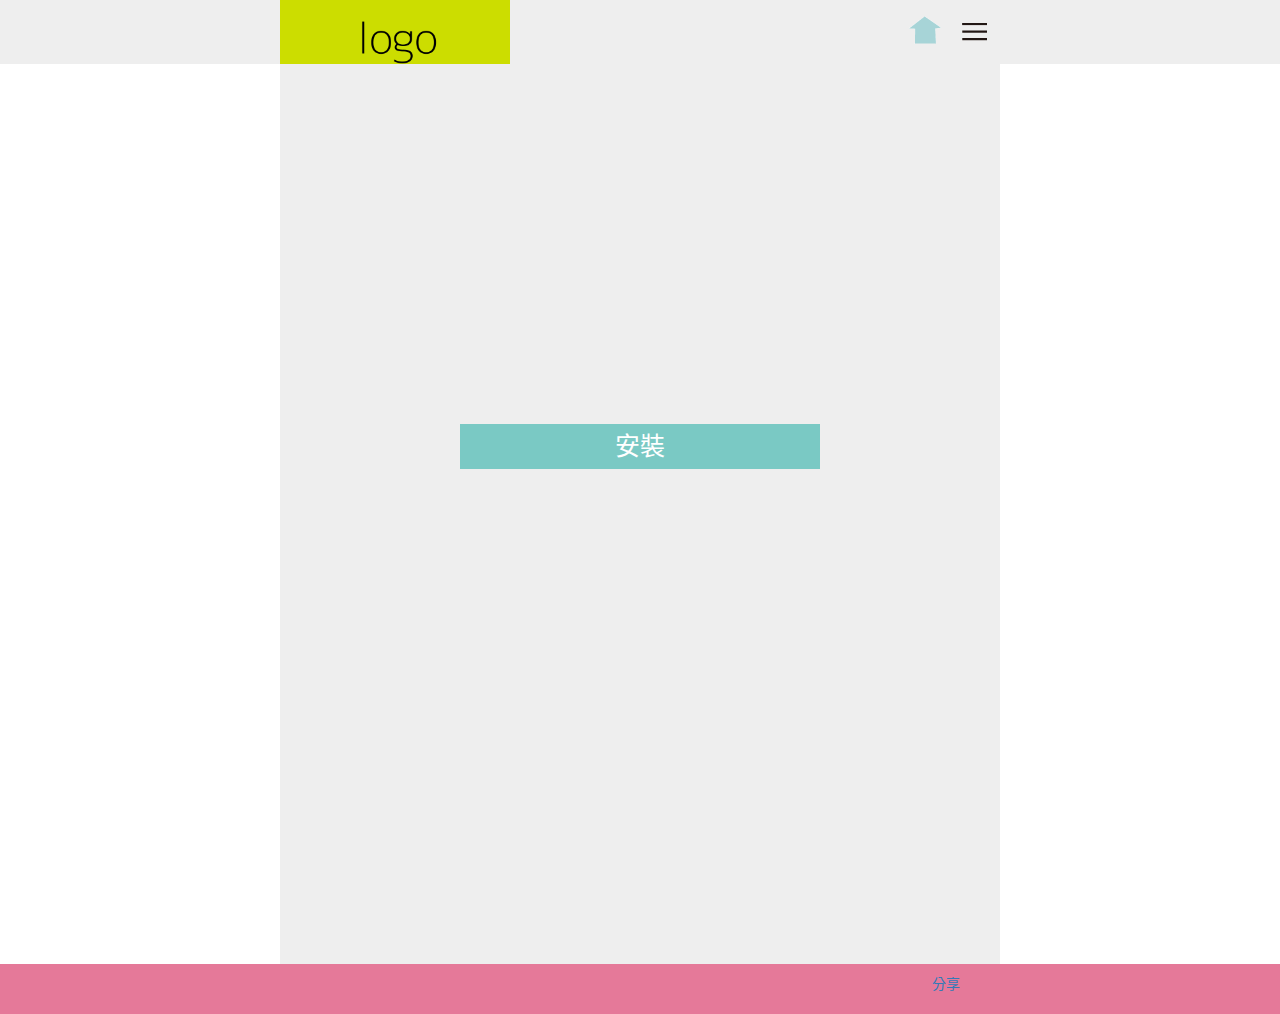
<file: sample/setup.html>
<!DOCTYPE html>
<html lang="zh-TW">
  <head>
    <title></title>
    <meta name="description">
    <meta charset="utf-8">
    <meta name="viewport" content="width=device-width, initial-scale=1, maximum-scale=3, user-scalable=yes">
    <meta property="og:url" content="http://nuz.dryrun.dev/sample/setup.html">
    <meta property="og:type" content="website">
    <meta property="og:locale" content="zh_tw">
    <meta property="og:ttl" content="345600">
    <meta property="og:image" content="http://nuz.dryrun.dev/sample/images/og_image.png">
    <meta property="twitter:image" content="http://nuz.dryrun.dev/sample/images/og_image.png">
    <meta property="og:image:width" content="1200">
    <meta property="og:image:height" content="630">
    <meta property="og:title" content="shareTitle">
    <meta property="twitter:title" content="shareTitle">
    <meta property="og:description" content="share description">
    <meta property="twitter:card" content="share description">
    <link rel="stylesheet" href="css/normalize.css">
    <link rel="stylesheet" href="css/bootstrap.min.css">
    <link rel="stylesheet" href="css/style.css">
    <link rel="manifest" href="/sample/manifest.json">
    <link rel="apple-touch-icon" href="/sample/images/manifest/ic_ios.png">
    <meta name="apple-mobile-web-app-capable" content="yes">
    <meta name="apple-mobile-web-app-status-bar-style" content="black">
    <meta name="apple-mobile-web-app-title" content="${__APP_NAME__}">
    <link rel="stylesheet" href="css/tiny-slider.css">
    <style type="text/css">
      .main-contentainer {
          height: 100vh;
          padding: 40vh 0;
          background: #EEEEEE;
      }
      #btn {
          background-color: #7AC9C4;
      }
      #btn[disabled] {
          background-color: #AAA;
      }
      #count-text {
          margin-left: 10px;
      }
      .wording {
          display: none;
      }
      .spin {
          margin: 5px;
          width: 2rem;
          height: 2rem;
          border-width: 0.2em;
          display: inline-block;
          vertical-align: text-bottom;
          border: .25em solid ;
          border-right-color: transparent;
          border-radius: 50%;
          -webkit-animation: spin .75s linear infinite;
          animation: spin .75s linear infinite;
      }
      @keyframes spin {
          from {
              transform: rotate(0deg);
          } to {
              transform: rotate(360deg);
          }
      }
      @media (min-width: 10px) {
      }
      @media (min-width: 720px) {
      }
    </style>
    <script src="js/tiny-slider.js"></script><!--[if lt IE 9]>
    <script src="tiny-slider.helper.ie8.js"></script><![endif]-->
  </head>
  <body>
    <header id="top-bar">
      <div class="container">
        <div class="row">
          <div class="col-md-12"><a href="./"><img class="logo" src="images/top_bar/top_bar_logo.png"></a><span class="rest"><a class="home" href="./"><img src="images/top_bar/top_bar_home.png"></a><a id="open-menu" href="javascript:void(0)"><img id="menu-toggler" src="images/top_bar/top_bar_menu.png"></a></span>
            <div class="floating-menu toggleable" id="floating-menu">
              <nav>
                <ul>
                  <li><a href="./">
                      <div class="item">首頁</div></a></li>
                  <li><a href="./detail.html">
                      <div class="item">更多</div></a></li>
                  <li><a href="./story.html#address">
                      <div class="item"><span><span>據點資訊</span>
                          <div class="caption">bar</div></span></div></a></li>
                  <li><a href="./setup.html">
                      <div class="item">設定</div></a></li>
                </ul>
              </nav>
            </div>
          </div>
        </div>
      </div>
      <div class="floating-menu-bg toggleable" id="menu-bg"></div>
      <script>
        (function() {
            var header = document.getElementById('top-bar');
            var btnOpen = document.getElementById('open-menu');
            var img = document.getElementById('menu-toggler');
            var actived = false;
        
            var toggleFn = function() {
                actived = !actived;
                Array.from(header.getElementsByClassName('toggleable'))
                    .forEach(function(dom) {
                        if (actived) {
                            dom.classList.add('actived');
                        } else {
                            dom.classList.remove('actived');
                        }
                    });
        
                img.src = actived
                    ? 'images/top_bar/top_bar_close.png'
                    : 'images/top_bar/top_bar_menu.png';
            };
        
            btnOpen.addEventListener('click', toggleFn);
            document.getElementById('floating-menu').addEventListener('click', toggleFn);
        })();
      </script>
    </header>
    <div class="container main-container">
      <!-- row 1-->
      <div class="row">
        <div class="col-md-12">
          <div class="main-contentainer">
            <div>
              <button class="center button" id="btn"><span class="wording" id="text0">不支援 PWA</span><span class="wording" id="text1">下載中</span><span class="wording" id="text2">即將完成安裝</span><span class="wording" id="text3">按我進行安裝</span><span class="wording" id="text4">完成</span><span id="btn-text">安裝</span><span class="spin" id="loading"></span><span id="count-text" style="display: none"></span></button>
            </div>
          </div>
        </div>
      </div>
    </div>
    <footer id="foot-bar">
      <div class="container">
        <div class="row">
          <div class="col-md-12"><span class="rest">
              <div class="fb-share-button" data-href="http://nuz.dryrun.dev/sample" data-layout="button" data-size="large" data-mobile-iframe="false"><a class="fb-xfbml-parse-ignore" target="_blank" href="https://www.facebook.com/sharer/sharer.php?u=http%3A%2F%2Fnuz.dryrun.dev%2Fsample&amp;src=sdkpreparse">分享</a></div></span></div>
        </div>
      </div>
      <div id="fb-root"></div>
      <script>
        (function(d, s, id) {
            var js, fjs = d.getElementsByTagName(s)[0];
            if (d.getElementById(id)) return;
            js = d.createElement(s); js.id = id;
            js.src = 'https://connect.facebook.net/zh_TW/sdk.js#xfbml=1&version=v3.2';
            fjs.parentNode.insertBefore(js, fjs);
        }(document, 'script', 'facebook-jssdk'));
      </script>
    </footer>
    <script src="js/control.js"></script>
    <script>
      window.onload = function () {
          var data = navigator.userAgent.match(/Chrom(e|ium)\/([0-9]+)\./);
          var chromeVer = (data && data.length >= 2) ? parseInt(data[2], 10) : null;
          var support = 'serviceWorker' in navigator;
      
          var installPromptEvent = null;
      
          var textNoSupport = document.getElementById('text0').innerText;
          var textInstalling = document.getElementById('text1').innerText;
          var textWaiting = document.getElementById('text2').innerText;
          var textClick = document.getElementById('text3').innerText;
          var textDone = document.getElementById('text4').innerText;
      
          var btn = document.getElementById('btn');
          var btnText = document.getElementById('btn-text');
          var countText = document.getElementById('count-text');
          var loading = document.getElementById('loading');
          var timeout = 35;
      
          if (!support) {
              btnText.innerText = textNoSupport;
              return;
          }
      
          function installApp(e) {
              clearCallbacks();
              if (installPromptEvent) {
                  installPromptEvent.prompt();
                  installPromptEvent = null;
              } else {
                  btn.innerText = 'no prompt event';
              }
          };
      
          function countDown() {
              if (timeout >= 0) {
                  btn.disabled = true;
                  btnText.innerText = textWaiting;
                  countText.style.display = 'inherit';
                  countText.innerText = "-" + timeout;
                  timeout--;
              } else {
                  clearCallbacks();
                  countText.style.display = 'none';
                  btn.disabled = false;
                  btn.addEventListener('click', installApp);
                  btn.innerText = textClick;
              }
          }
      
          function register(e) {
              btn.disabled = true;
              btnText.innerText = textInstalling;;
              clearCallbacks();
      
              loading.style.display = 'inherit';
              navigator.serviceWorker.register('./service-worker.js');
          }
      
          function clearCallbacks() {
              clearInterval(countDown);
              btn.disabled = true;
              btn.removeEventListener('click', register);
              btn.removeEventListener('click', installApp);
          }
      
          loading.style.display = 'none';
          btn.disabled = !support;
          btn.addEventListener('click', register);
      
          window.addEventListener('beforeinstallprompt', function (e) {
              installPromptEvent = e;
              installPromptEvent.preventDefault();
              loading.style.display = 'none';
              btn.disabled = false;
      
              if (installPromptEvent.prompt) {
                  if (chromeVer && chromeVer > 67) {
                      timeout = 35;
                      setInterval(countDown, 1000);
                  } else {
                      btnText.innerText = textDone;
                      installPromptEvent.prompt(); // maybe firefox
                  }
              }
          });
      }
    </script>
  </body>
</html>
</file>
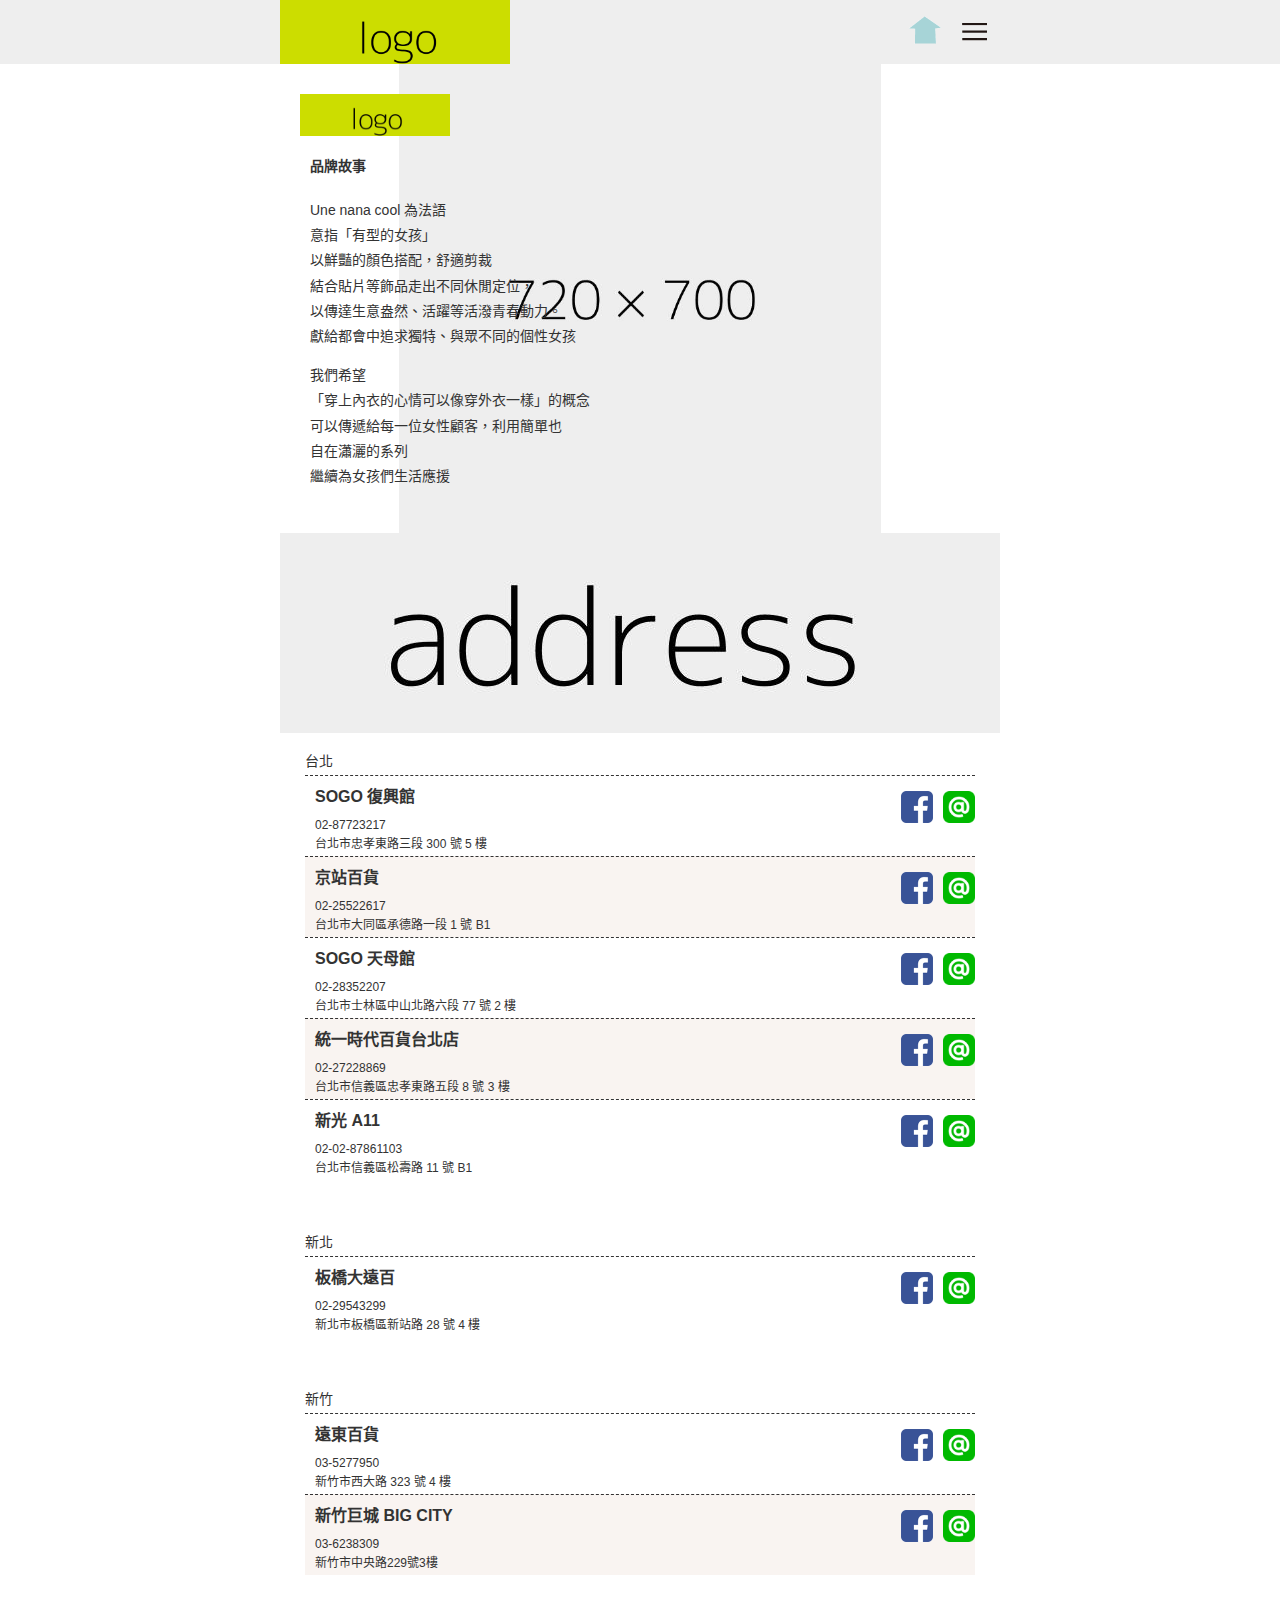
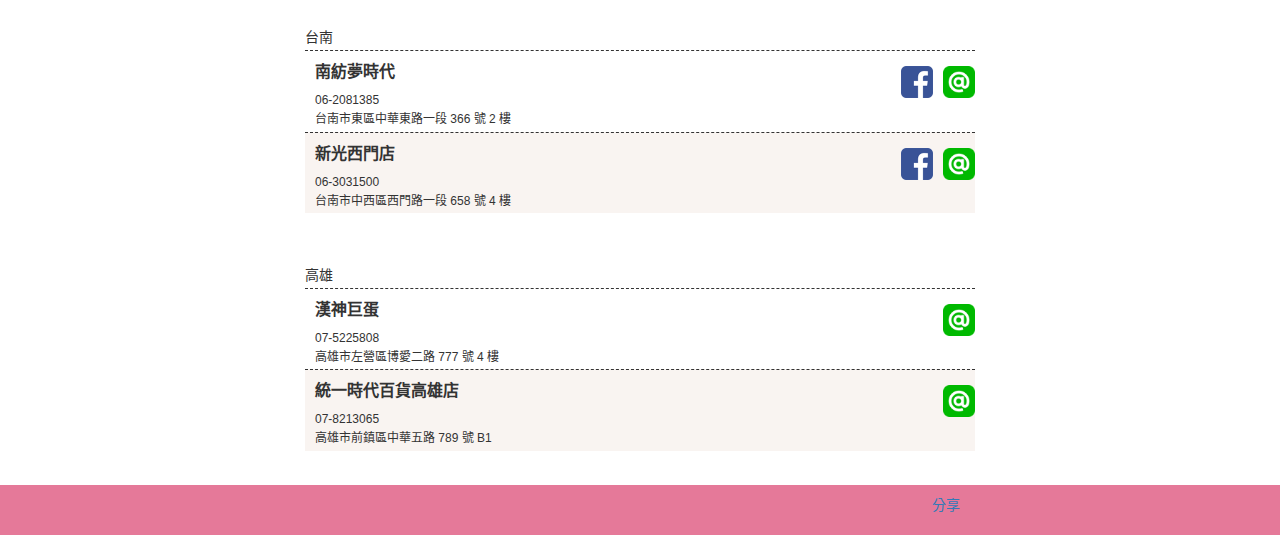
<file: sample/story.html>
<!DOCTYPE html>
<html lang="zh-TW">
  <head>
    <title>Store</title>
    <meta name="description" content="Store page">
    <meta charset="utf-8">
    <meta name="viewport" content="width=device-width, initial-scale=1, maximum-scale=3, user-scalable=yes">
    <meta property="og:url" content="http://nuz.dryrun.dev/sample/story.html">
    <meta property="og:type" content="website">
    <meta property="og:locale" content="zh_tw">
    <meta property="og:ttl" content="345600">
    <meta property="og:image" content="http://nuz.dryrun.dev/sample/images/og_image.png">
    <meta property="twitter:image" content="http://nuz.dryrun.dev/sample/images/og_image.png">
    <meta property="og:image:width" content="1200">
    <meta property="og:image:height" content="630">
    <meta property="og:title" content="shareTitle">
    <meta property="twitter:title" content="shareTitle">
    <meta property="og:description" content="share description">
    <meta property="twitter:card" content="share description">
    <link rel="stylesheet" href="css/normalize.css">
    <link rel="stylesheet" href="css/bootstrap.min.css">
    <link rel="stylesheet" href="css/style.css">
    <link rel="manifest" href="/sample/manifest.json">
    <link rel="apple-touch-icon" href="/sample/images/manifest/ic_ios.png">
    <meta name="apple-mobile-web-app-capable" content="yes">
    <meta name="apple-mobile-web-app-status-bar-style" content="black">
    <meta name="apple-mobile-web-app-title" content="${__APP_NAME__}">
    <style type="text/css">
      body {
      }
      @media (min-width: 10px) {
      }
      @media (min-width: 720px) {
      }
    </style>
  </head>
  <body class="story">
    <header id="top-bar">
      <div class="container">
        <div class="row">
          <div class="col-md-12"><a href="./"><img class="logo" src="images/top_bar/top_bar_logo.png"></a><span class="rest"><a class="home" href="./"><img src="images/top_bar/top_bar_home.png"></a><a id="open-menu" href="javascript:void(0)"><img id="menu-toggler" src="images/top_bar/top_bar_menu.png"></a></span>
            <div class="floating-menu toggleable" id="floating-menu">
              <nav>
                <ul>
                  <li><a href="./">
                      <div class="item">首頁</div></a></li>
                  <li><a href="./detail.html">
                      <div class="item">更多</div></a></li>
                  <li><a href="./story.html#address">
                      <div class="item"><span><span>據點資訊</span>
                          <div class="caption">bar</div></span></div></a></li>
                  <li><a href="./setup.html">
                      <div class="item">設定</div></a></li>
                </ul>
              </nav>
            </div>
          </div>
        </div>
      </div>
      <div class="floating-menu-bg toggleable" id="menu-bg"></div>
      <script>
        (function() {
            var header = document.getElementById('top-bar');
            var btnOpen = document.getElementById('open-menu');
            var img = document.getElementById('menu-toggler');
            var actived = false;
        
            var toggleFn = function() {
                actived = !actived;
                Array.from(header.getElementsByClassName('toggleable'))
                    .forEach(function(dom) {
                        if (actived) {
                            dom.classList.add('actived');
                        } else {
                            dom.classList.remove('actived');
                        }
                    });
        
                img.src = actived
                    ? 'images/top_bar/top_bar_close.png'
                    : 'images/top_bar/top_bar_menu.png';
            };
        
            btnOpen.addEventListener('click', toggleFn);
            document.getElementById('floating-menu').addEventListener('click', toggleFn);
        })();
      </script>
    </header>
    <div class="container main-container">
      <!-- row 1-->
      <div class="row">
        <div class="col-md-12" id="intro">
          <div class="description"><img class="logo" src="images/top_bar/top_bar_logo.png" style="margin-left: -10px;">
            <p>
              <h4>品牌故事</h4>
              <div>Une nana cool 為法語</div>
              <div>意指「有型的女孩」</div>
              <div>以鮮豔的顏色搭配，舒適剪裁</div>
              <div>結合貼片等飾品走出不同休閒定位，</div>
              <div>以傳達生意盎然、活躍等活潑青春動力。</div>
              <div>獻給都會中追求獨特、與眾不同的個性女孩</div>
            </p>
            <p>
              <div>我們希望</div>
              <div>「穿上內衣的心情可以像穿外衣一樣」的概念</div>
              <div>可以傳遞給每一位女性顧客，利用簡單也</div>
              <div>自在瀟灑的系列</div>
              <div>繼續為女孩們生活應援</div>
            </p>
          </div>
        </div>
      </div>
      <!-- row 2-->
      <div class="row">
        <div class="col-md-12"><span class="anchor" id="address"></span><img class="rowbg" src="./images/bg/story_bg_01_03.jpg"></div>
      </div>
      <!-- row address-->
      <div class="row">
        <div class="col-md-12">
          <div class="address-list">
            <div>台北</div>
            <ul>
                  <li class="store">
                    <div>
                      <div class="btns"><a href="#{obj.fb}" target="_blank"><img class="btn fb" src="./images/comp/btn_fb.png"></a><a href="#{obj.line}" target="_blank"><img class="btn" src="./images/comp/btn_line.png"></a>
                      </div>
                      <div class="content">
                        <div class="title">SOGO 復興館</div>
                        <div class="phone">02-87723217</div>
                        <div class="address">台北市忠孝東路三段 300 號 5 樓</div>
                      </div>
                    </div>
                  </li>
                  <li class="store">
                    <div>
                      <div class="btns"><a href="#{obj.fb}" target="_blank"><img class="btn fb" src="./images/comp/btn_fb.png"></a><a href="#{obj.line}" target="_blank"><img class="btn" src="./images/comp/btn_line.png"></a>
                      </div>
                      <div class="content">
                        <div class="title">京站百貨</div>
                        <div class="phone">02-25522617</div>
                        <div class="address">台北市大同區承德路一段 1 號 B1</div>
                      </div>
                    </div>
                  </li>
                  <li class="store">
                    <div>
                      <div class="btns"><a href="#{obj.fb}" target="_blank"><img class="btn fb" src="./images/comp/btn_fb.png"></a><a href="#{obj.line}" target="_blank"><img class="btn" src="./images/comp/btn_line.png"></a>
                      </div>
                      <div class="content">
                        <div class="title">SOGO 天母館</div>
                        <div class="phone">02-28352207</div>
                        <div class="address">台北市士林區中山北路六段 77 號 2 樓</div>
                      </div>
                    </div>
                  </li>
                  <li class="store">
                    <div>
                      <div class="btns"><a href="#{obj.fb}" target="_blank"><img class="btn fb" src="./images/comp/btn_fb.png"></a><a href="#{obj.line}" target="_blank"><img class="btn" src="./images/comp/btn_line.png"></a>
                      </div>
                      <div class="content">
                        <div class="title">統一時代百貨台北店</div>
                        <div class="phone">02-27228869</div>
                        <div class="address">台北市信義區忠孝東路五段 8 號 3 樓</div>
                      </div>
                    </div>
                  </li>
                  <li class="store">
                    <div>
                      <div class="btns"><a href="#{obj.fb}" target="_blank"><img class="btn fb" src="./images/comp/btn_fb.png"></a><a href="#{obj.line}" target="_blank"><img class="btn" src="./images/comp/btn_line.png"></a>
                      </div>
                      <div class="content">
                        <div class="title">新光 A11</div>
                        <div class="phone">02-02-87861103</div>
                        <div class="address">台北市信義區松壽路 11 號 B1</div>
                      </div>
                    </div>
                  </li>
            </ul>
          </div>
          <div class="address-list">
            <div>新北</div>
            <ul>
                  <li class="store">
                    <div>
                      <div class="btns"><a href="#{obj.fb}" target="_blank"><img class="btn fb" src="./images/comp/btn_fb.png"></a><a href="#{obj.line}" target="_blank"><img class="btn" src="./images/comp/btn_line.png"></a>
                      </div>
                      <div class="content">
                        <div class="title">板橋大遠百</div>
                        <div class="phone">02-29543299</div>
                        <div class="address">新北市板橋區新站路 28 號 4 樓</div>
                      </div>
                    </div>
                  </li>
            </ul>
          </div>
          <div class="address-list">
            <div>新竹</div>
            <ul>
                  <li class="store">
                    <div>
                      <div class="btns"><a href="#{obj.fb}" target="_blank"><img class="btn fb" src="./images/comp/btn_fb.png"></a><a href="#{obj.line}" target="_blank"><img class="btn" src="./images/comp/btn_line.png"></a>
                      </div>
                      <div class="content">
                        <div class="title">遠東百貨</div>
                        <div class="phone">03-5277950</div>
                        <div class="address">新竹市西大路 323 號 4 樓</div>
                      </div>
                    </div>
                  </li>
                  <li class="store">
                    <div>
                      <div class="btns"><a href="#{obj.fb}" target="_blank"><img class="btn fb" src="./images/comp/btn_fb.png"></a><a href="#{obj.line}" target="_blank"><img class="btn" src="./images/comp/btn_line.png"></a>
                      </div>
                      <div class="content">
                        <div class="title">新竹巨城 BIG CITY</div>
                        <div class="phone">03-6238309</div>
                        <div class="address">新竹市中央路229號3樓</div>
                      </div>
                    </div>
                  </li>
            </ul>
          </div>
          <div class="address-list">
            <div>台南</div>
            <ul>
                  <li class="store">
                    <div>
                      <div class="btns"><a href="#{obj.fb}" target="_blank"><img class="btn fb" src="./images/comp/btn_fb.png"></a><a href="#{obj.line}" target="_blank"><img class="btn" src="./images/comp/btn_line.png"></a>
                      </div>
                      <div class="content">
                        <div class="title">南紡夢時代</div>
                        <div class="phone">06-2081385</div>
                        <div class="address">台南市東區中華東路一段 366 號 2 樓</div>
                      </div>
                    </div>
                  </li>
                  <li class="store">
                    <div>
                      <div class="btns"><a href="#{obj.fb}" target="_blank"><img class="btn fb" src="./images/comp/btn_fb.png"></a><a href="#{obj.line}" target="_blank"><img class="btn" src="./images/comp/btn_line.png"></a>
                      </div>
                      <div class="content">
                        <div class="title">新光西門店 </div>
                        <div class="phone">06-3031500</div>
                        <div class="address">台南市中西區西門路一段 658 號 4 樓</div>
                      </div>
                    </div>
                  </li>
            </ul>
          </div>
          <div class="address-list">
            <div>高雄</div>
            <ul>
                  <li class="store">
                    <div>
                      <div class="btns"><a href="#{obj.line}" target="_blank"><img class="btn" src="./images/comp/btn_line.png"></a>
                      </div>
                      <div class="content">
                        <div class="title">漢神巨蛋 </div>
                        <div class="phone">07-5225808</div>
                        <div class="address">高雄市左營區博愛二路 777 號 4 樓</div>
                      </div>
                    </div>
                  </li>
                  <li class="store">
                    <div>
                      <div class="btns"><a href="#{obj.line}" target="_blank"><img class="btn" src="./images/comp/btn_line.png"></a>
                      </div>
                      <div class="content">
                        <div class="title">統一時代百貨高雄店 </div>
                        <div class="phone">07-8213065</div>
                        <div class="address">高雄市前鎮區中華五路 789 號 B1</div>
                      </div>
                    </div>
                  </li>
            </ul>
          </div>
        </div>
      </div>
    </div>
    <footer id="foot-bar">
      <div class="container">
        <div class="row">
          <div class="col-md-12"><span class="rest">
              <div class="fb-share-button" data-href="http://nuz.dryrun.dev/sample" data-layout="button" data-size="large" data-mobile-iframe="false"><a class="fb-xfbml-parse-ignore" target="_blank" href="https://www.facebook.com/sharer/sharer.php?u=http%3A%2F%2Fnuz.dryrun.dev%2Fsample&amp;src=sdkpreparse">分享</a></div></span></div>
        </div>
      </div>
      <div id="fb-root"></div>
      <script>
        (function(d, s, id) {
            var js, fjs = d.getElementsByTagName(s)[0];
            if (d.getElementById(id)) return;
            js = d.createElement(s); js.id = id;
            js.src = 'https://connect.facebook.net/zh_TW/sdk.js#xfbml=1&version=v3.2';
            fjs.parentNode.insertBefore(js, fjs);
        }(document, 'script', 'facebook-jssdk'));
      </script>
    </footer>
    <script src="js/control.js"></script>
  </body>
</html>
</file>
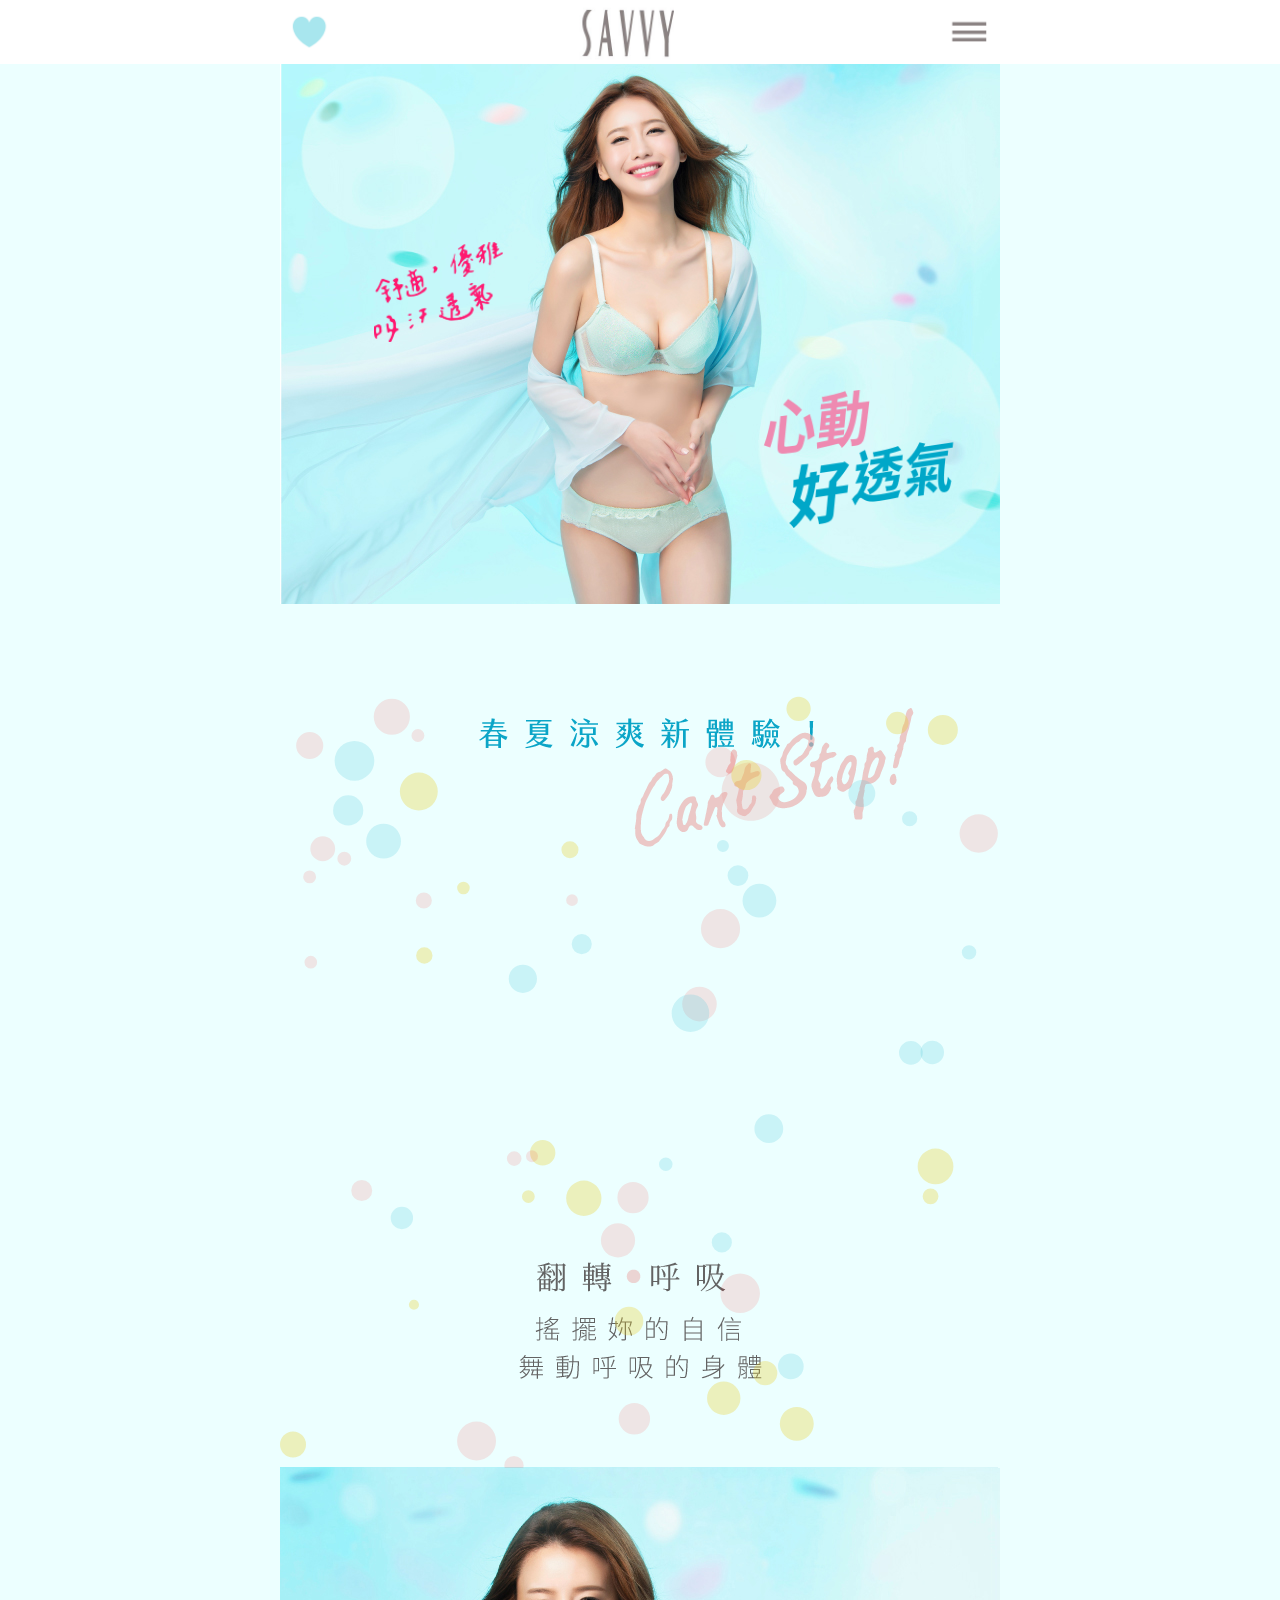
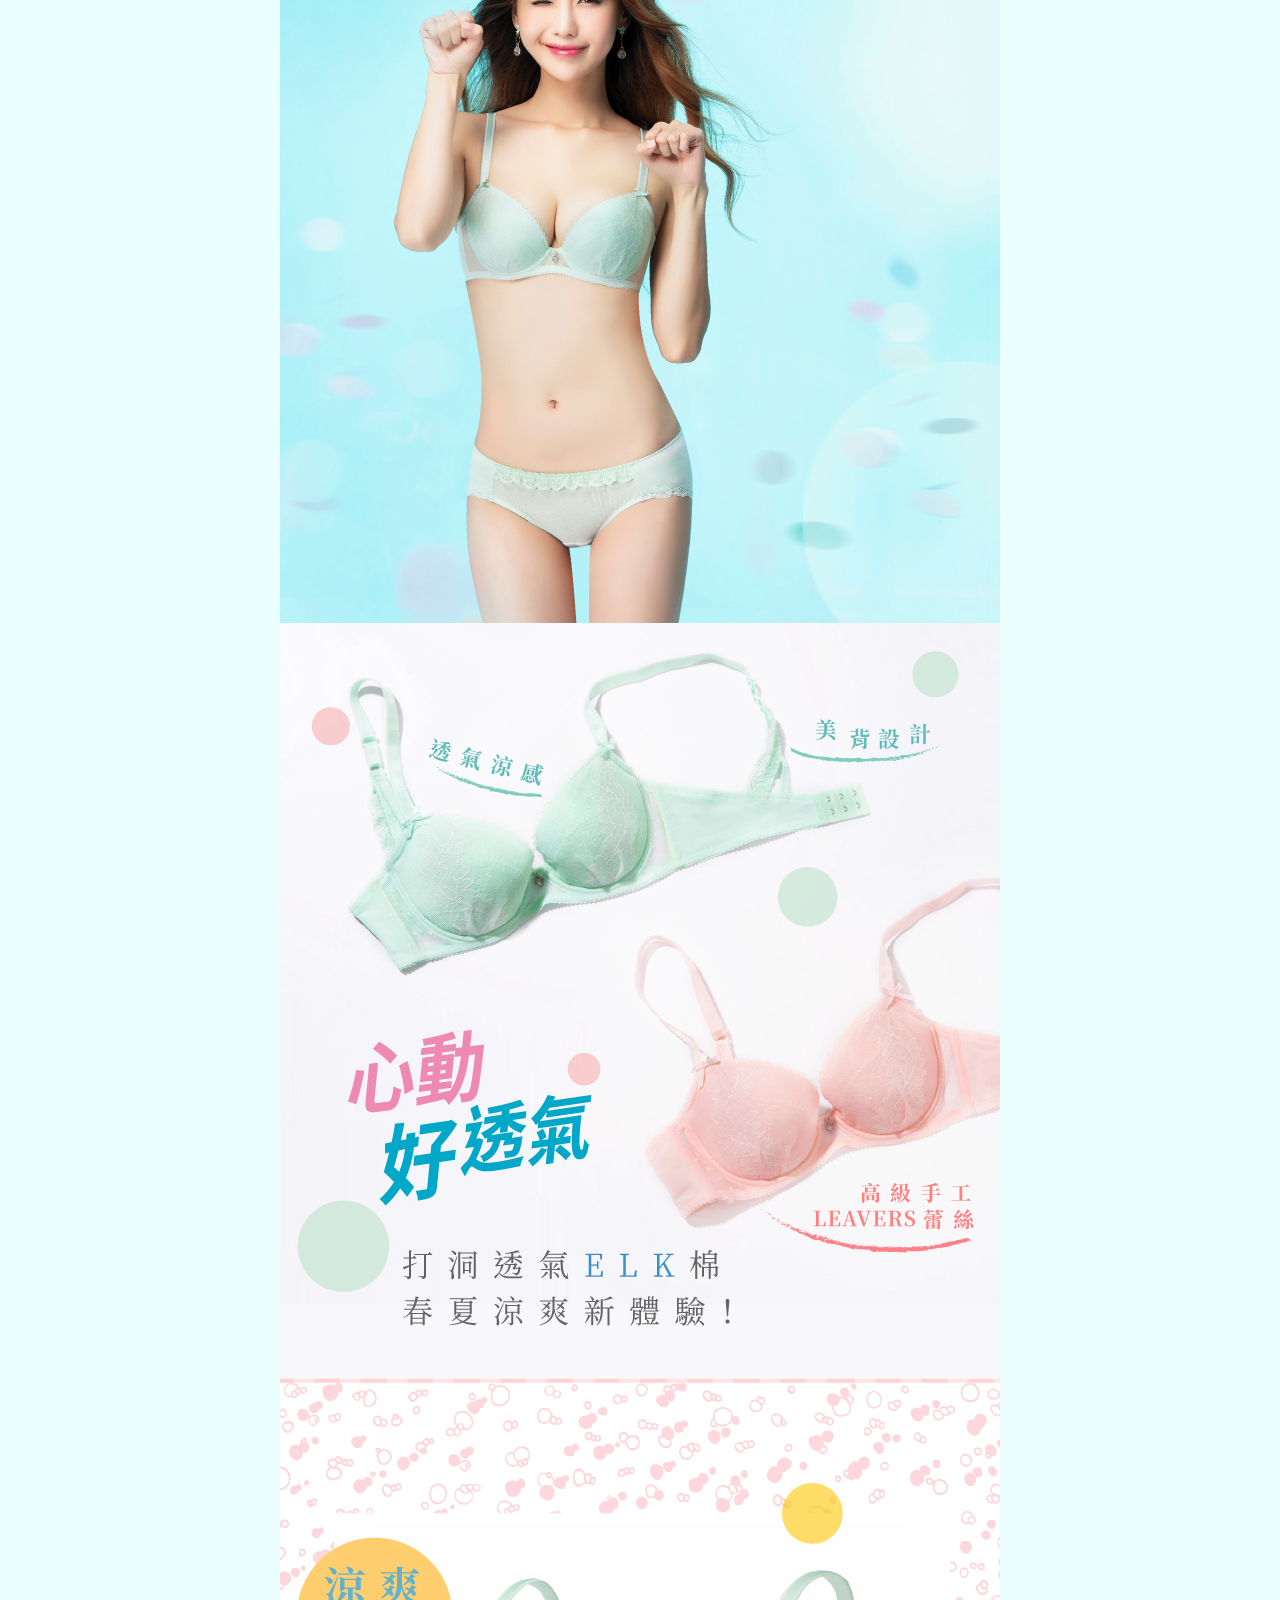
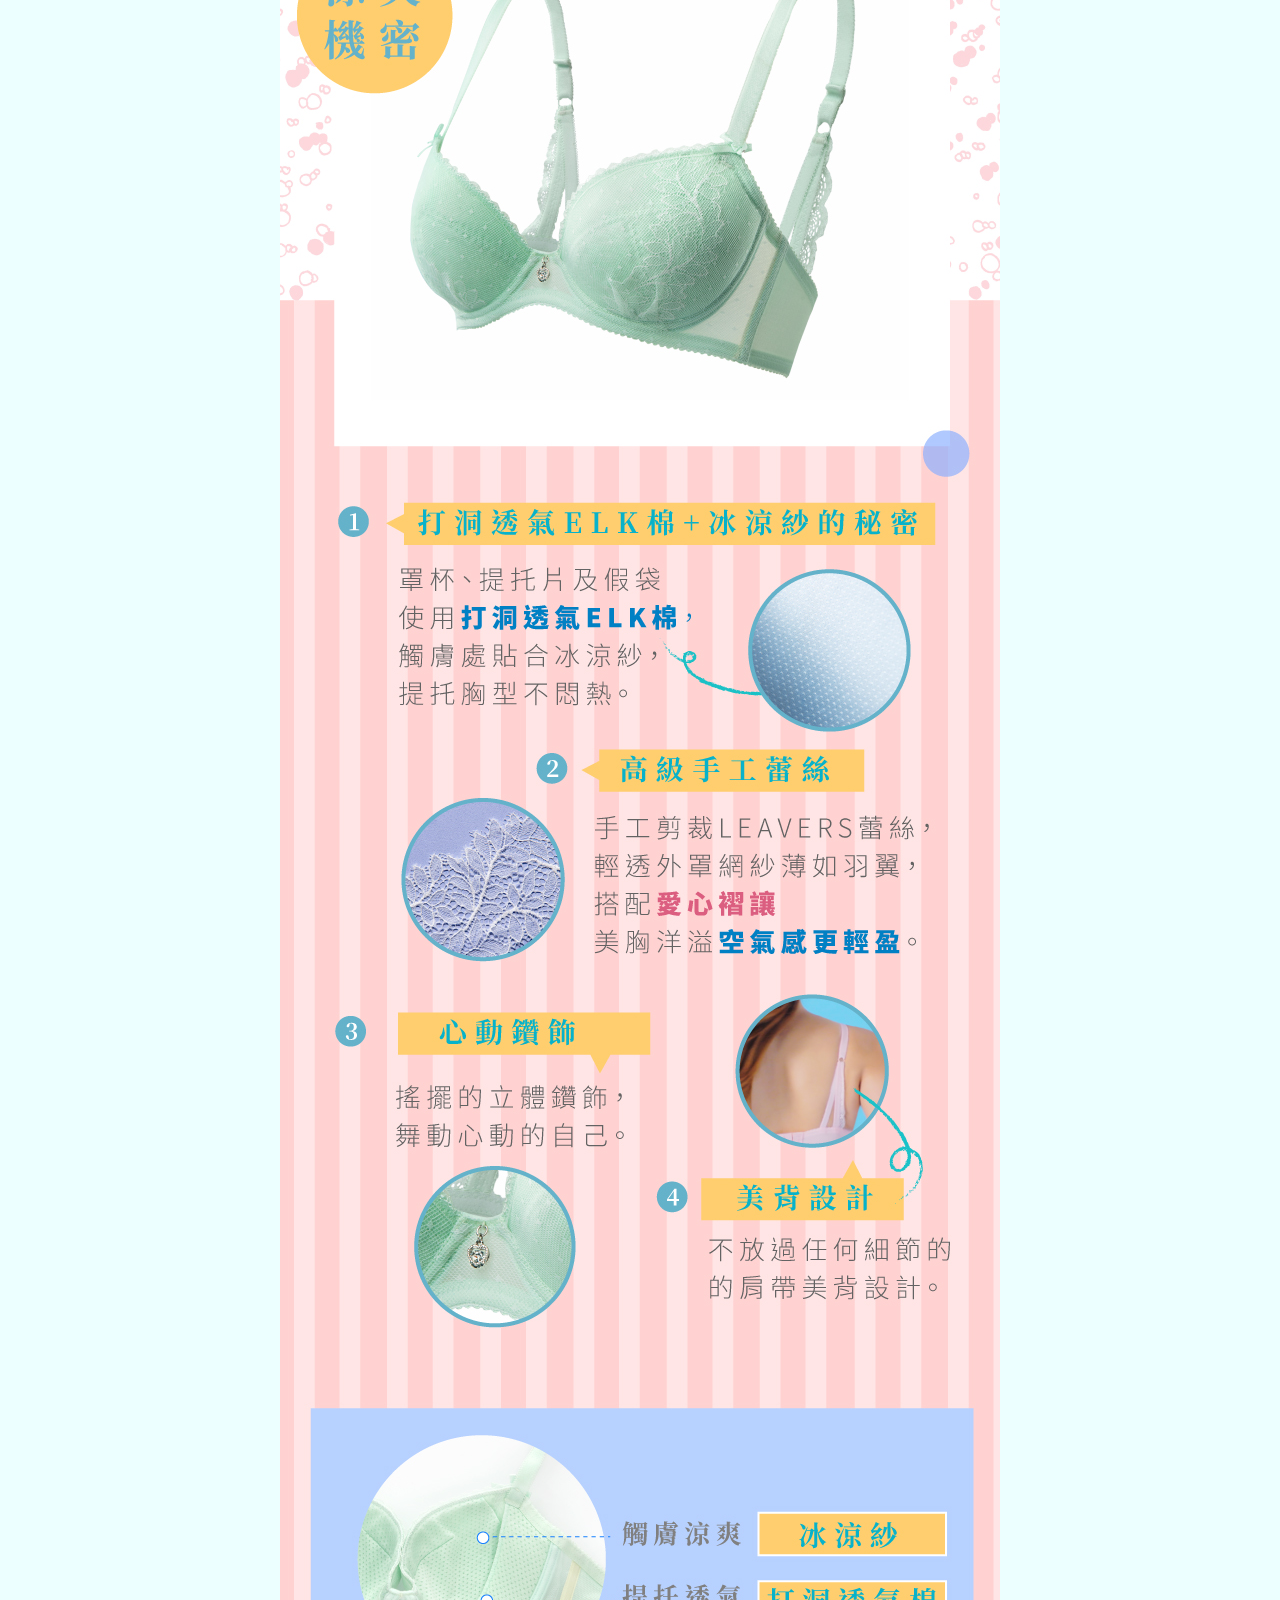
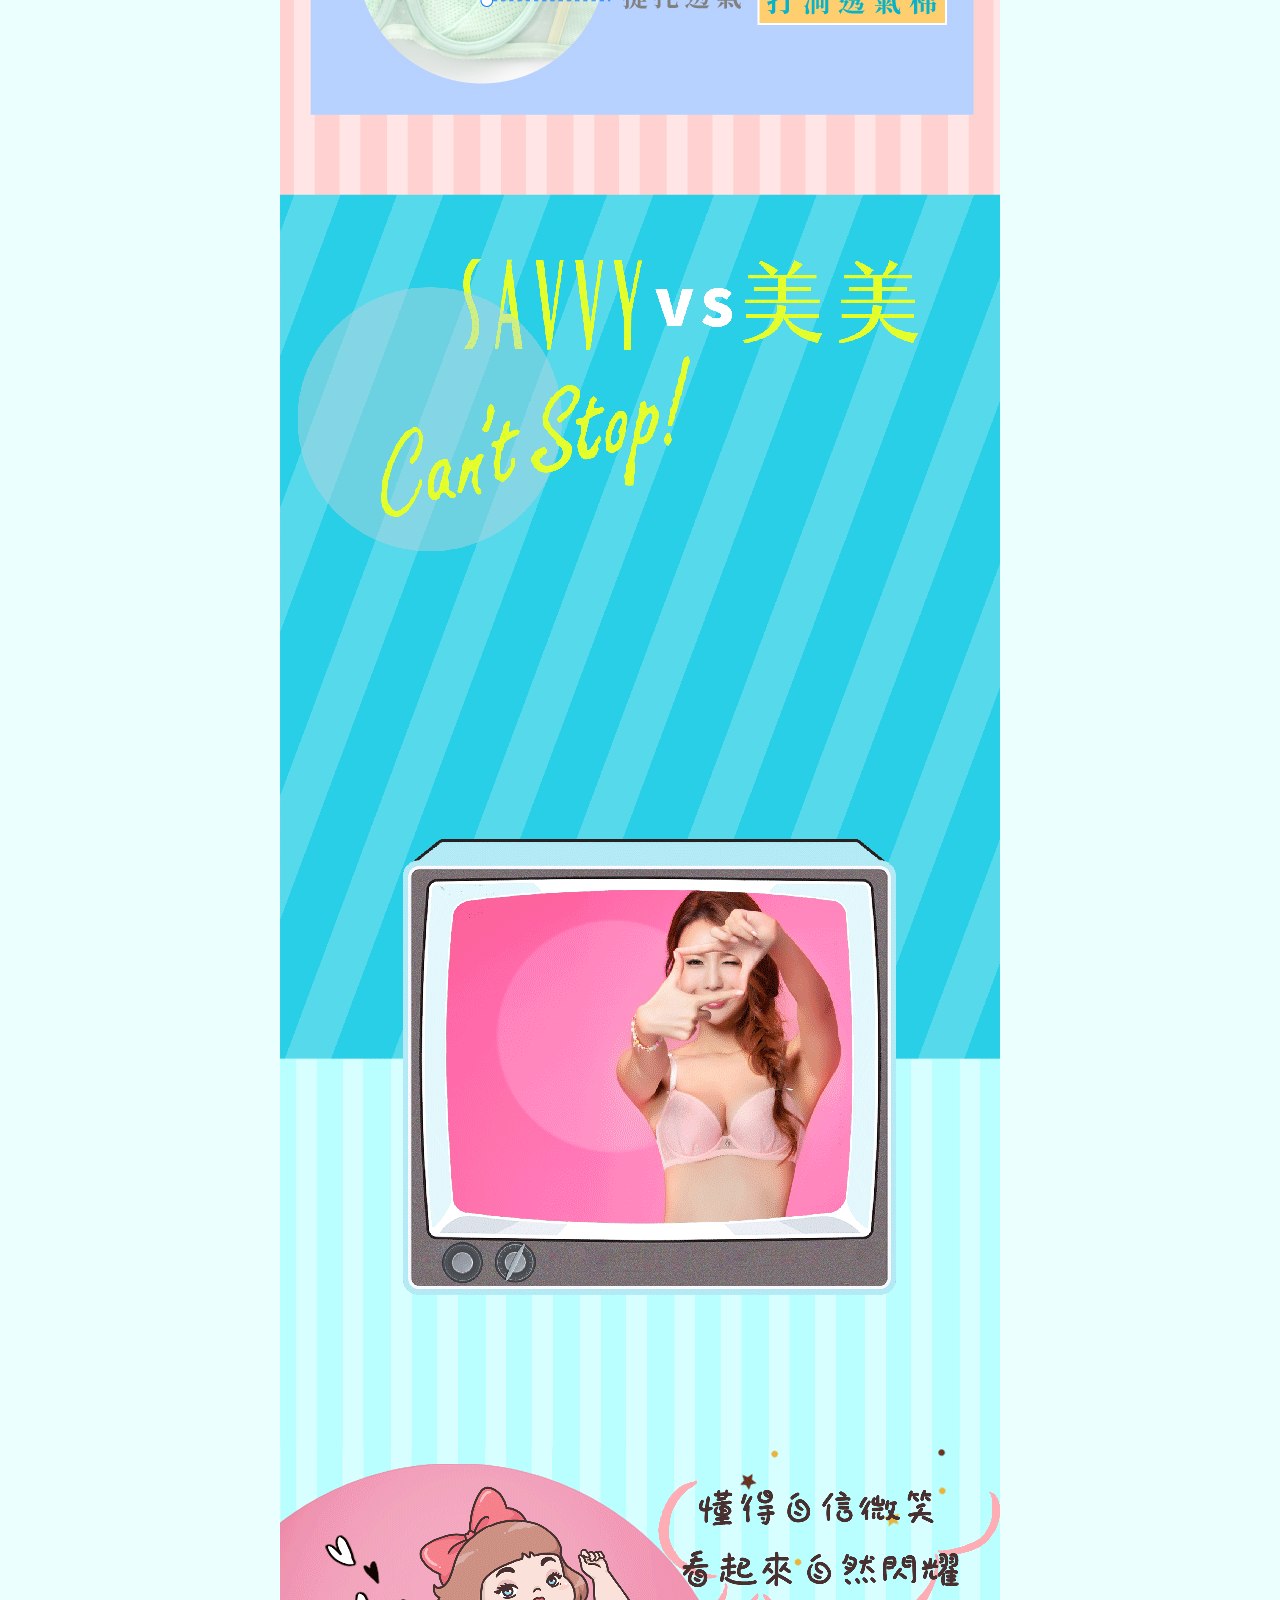
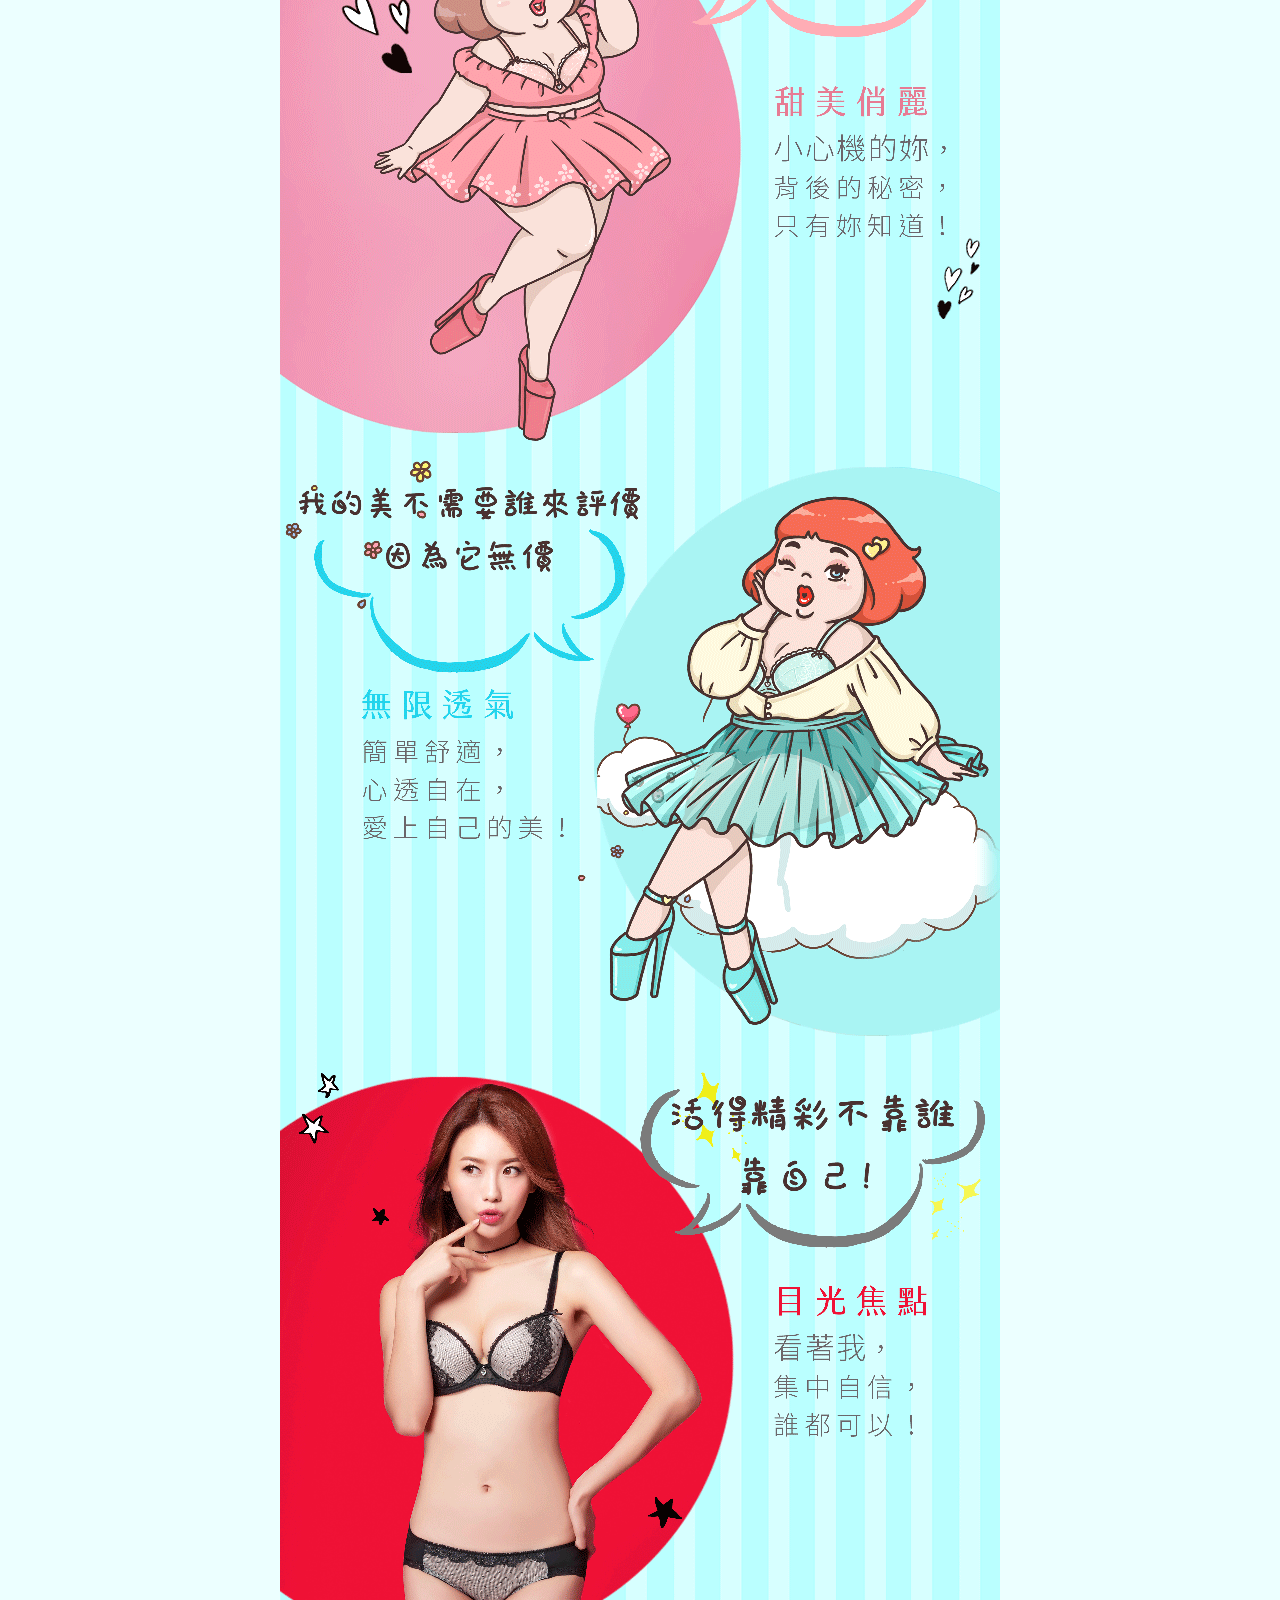
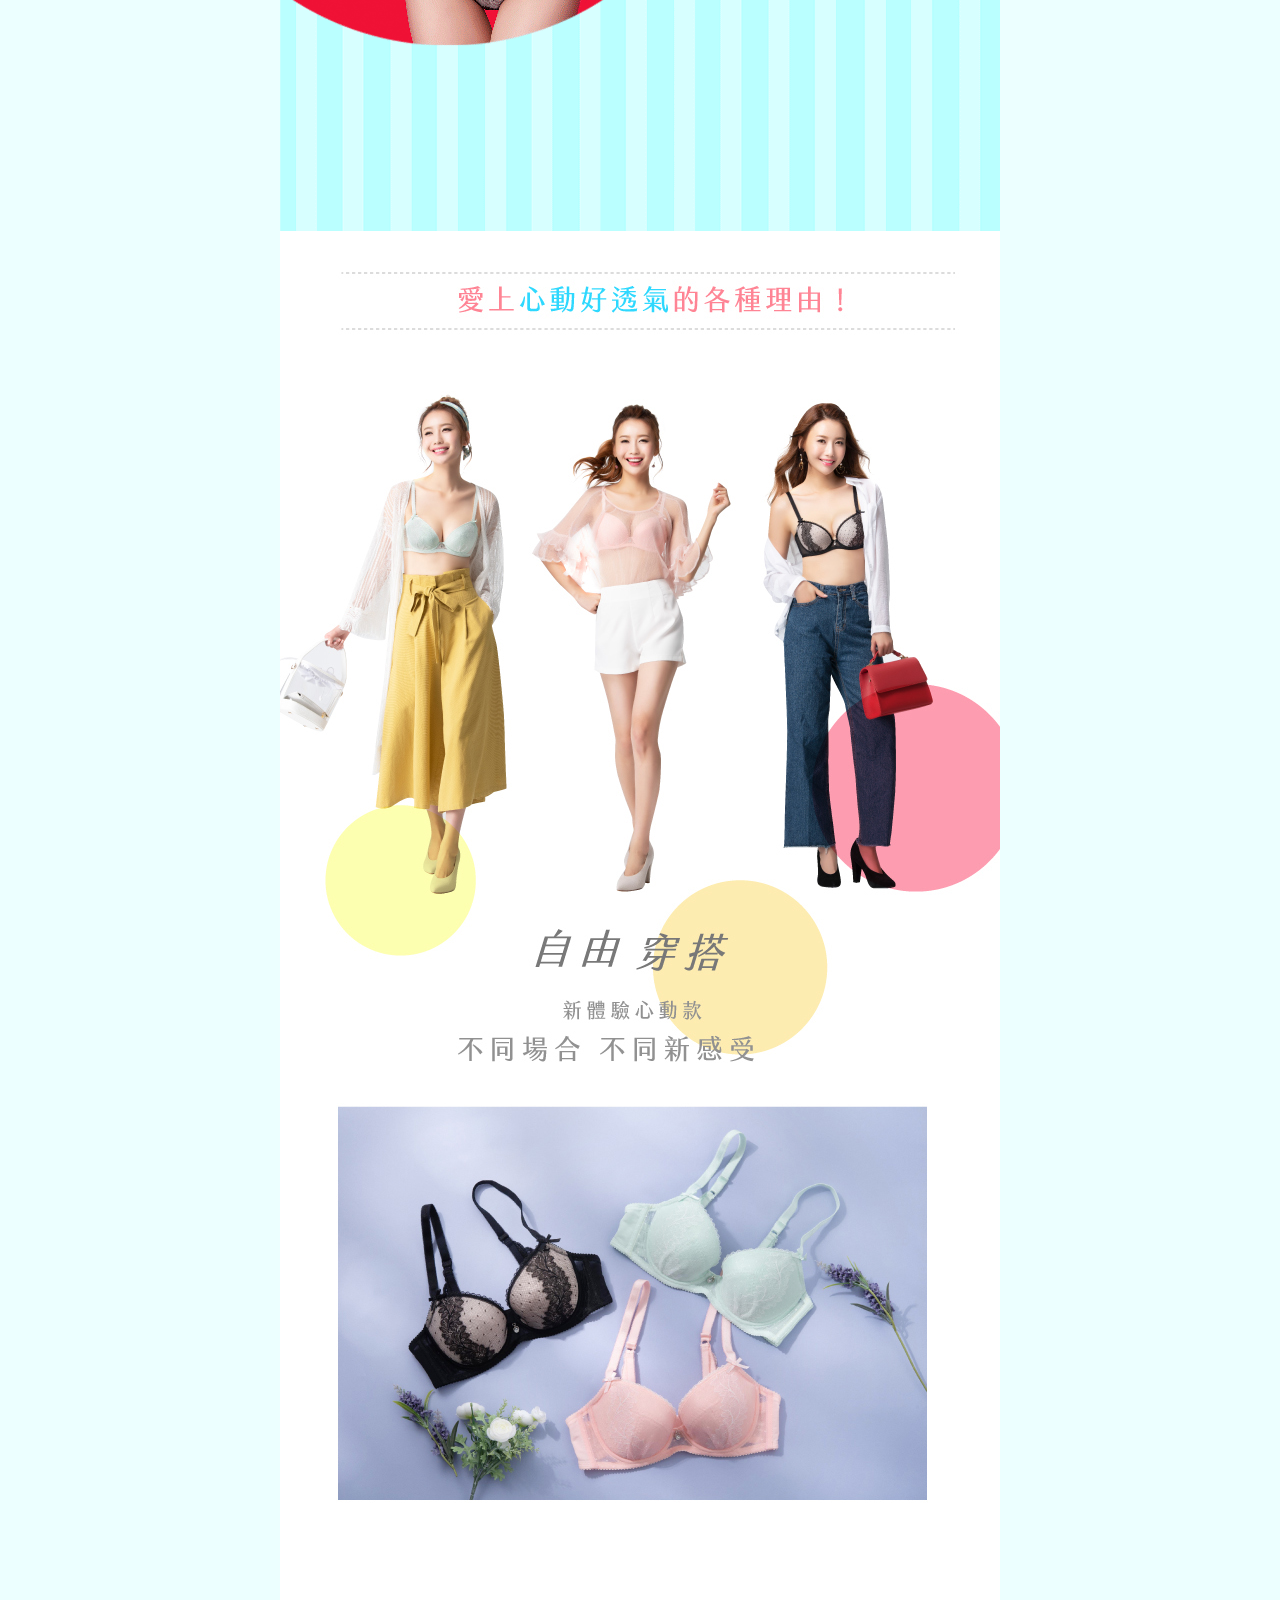
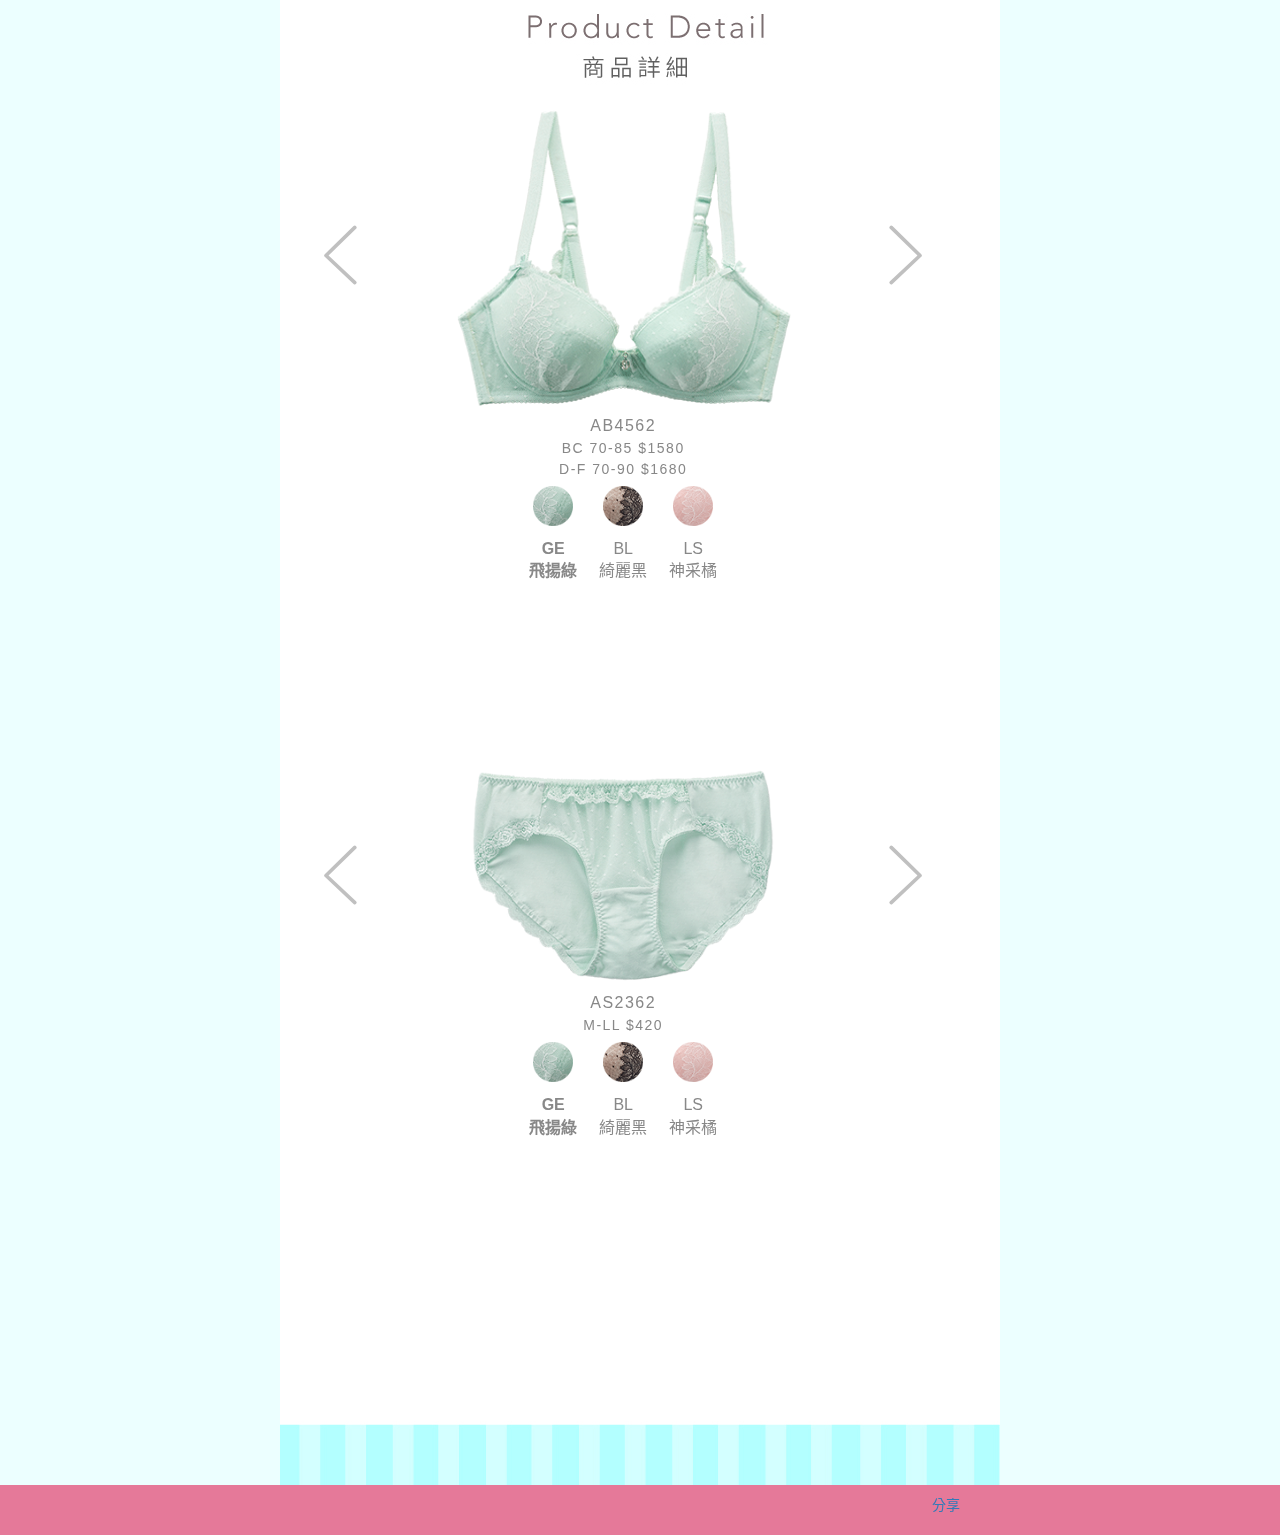
<file: savvy/air.html>
<!DOCTYPE html>
<html lang="zh-TW">
  <head>
    <title>莎薇 心動好透氣</title>
    <meta name="description" content="春夏涼爽新體驗，打洞透氣 ELK 棉搭配冰涼紗材質。集中不悶熱，多色選擇美背設計，讓妳呈現不同風貌。">
    <meta charset="utf-8">
    <meta name="viewport" content="width=device-width, initial-scale=1, maximum-scale=3, user-scalable=yes">
    <meta property="og:url" content="http://event.wacoal.com.tw/EDM/Project3/2019SS-SV-03/air.html">
    <meta property="og:type" content="website">
    <meta property="og:locale" content="zh_tw">
    <meta property="og:ttl" content="345600">
    <meta property="og:image" content="http://event.wacoal.com.tw/EDM/Project3/2019SS-SV-03/images/og_image.png">
    <meta property="twitter:image" content="http://event.wacoal.com.tw/EDM/Project3/2019SS-SV-03/images/og_image.png">
    <meta property="og:image:width" content="1200">
    <meta property="og:image:height" content="630">
    <meta property="og:title" content="莎薇 心動好透氣">
    <meta property="twitter:title" content="莎薇 心動好透氣">
    <meta property="og:description" content="春夏涼爽新體驗，打洞透氣 ELK 棉搭配冰涼紗材質。集中不悶熱，多色選擇美背設計，讓妳呈現不同風貌。">
    <meta property="twitter:card" content="春夏涼爽新體驗，打洞透氣 ELK 棉搭配冰涼紗材質。集中不悶熱，多色選擇美背設計，讓妳呈現不同風貌。">
    <link rel="stylesheet" href="css/normalize.css">
    <link rel="stylesheet" href="css/bootstrap.min.css">
    <link rel="stylesheet" href="css/style.css">
    <style type="text/css">
      @media (min-width: 10px) {
          body #row2-bg {
              height: 432px;
          }
      }
      @media (min-width: 720px) {
          body #row2-bg {
              height: 864px;
          }
      }
      
      body {
          background-color: #ecffff;
      }
      
      body #row2-bg {
          top: 10%;
          width: 100%;
          position: absolute;
      }
      body #row2-canvas1 {
          width: 100%;
          animation: animBubble 5s linear infinite;
      }
      
      body #row2-canvas2 {
          width: 100%;
          animation: animBubble 11s linear infinite;
      }
      
      #text1 {
          animation: animScale 3s linear infinite;
      }
      #text2 {
          animation: animScale 3s linear infinite;
      }
      
      
      @keyframes animScale {
          0% {
              transform: scale(1.0);
          }
          50% {
              transform: scale(1.05);
          }
          100% {
              transform: scale(1.0);
          }
      }
      
      
    </style>
  </head>
  <body>
    <header id="top-bar">
      <div class="container">
        <div class="row top-bar">
          <div class="col-xs-2 col-md-1"><a class="home" href="./"><img class="fit_width" src="images/top_bar/top_bar_home.png"></a></div>
          <div class="col-xs-8 col-md-10"><a href="./"><img class="center-block logo" src="images/top_bar/top_bar_logo.png"></a></div>
          <div class="col-xs-2 col-md-1"><a id="open-menu" href="javascript:void(0)"><img class="fit_width" id="menu-toggler" src="images/top_bar/top_bar_menu.png"></a>
            <div class="floating-menu toggleable" id="floating-menu">
              <nav>
                <ul>
                  <li><a href="./">
                      <div class="item">首頁</div></a></li>
                  <li><a href="./air.html">
                      <div class="item">好透氣</div></a></li>
                  <li><a href="./girl.html">
                      <div class="item">無鋼圈系列</div></a></li>
                  <li><a href="./lanzi.html">
                      <div class="item">美背百搭單品</div></a></li>
                  <li><a href="./pink.html">
                      <div class="item">輕粉水</div></a></li>
                  <li><a href="./purple.html">
                      <div class="item">好素配</div></a></li>
                  <li><a href="./water.html">
                      <div class="item">魔力推推</div></a></li>
                </ul>
              </nav>
            </div>
          </div>
        </div>
      </div>
      <div class="floating-menu-bg toggleable" id="menu-bg"></div>
      <script>
        (function() {
            var header = document.getElementById('top-bar');
            var btnOpen = document.getElementById('open-menu');
            var img = document.getElementById('menu-toggler');
            var actived = false;
        
            var toggleFn = function() {
                actived = !actived;
                Array.from(header.getElementsByClassName('toggleable'))
                    .forEach(function(dom) {
                        if (actived) {
                            dom.classList.add('actived');
                        } else {
                            dom.classList.remove('actived');
                        }
                    });
        
                img.src = actived
                    ? 'images/top_bar/top_bar_close.png'
                    : 'images/top_bar/top_bar_menu.png';
            };
        
            btnOpen.addEventListener('click', toggleFn);
            document.getElementById('floating-menu').addEventListener('click', toggleFn);
        })();
      </script>
    </header>
    <div class="container main-container">
      <!-- row 1-->
      <div class="row">
        <div class="col-md-12"><img class="widgets" id="text1" src="./images/air/air_text_01.png" style="width: 32%; top: 60%; left: 64%;"><img class="widgets" id="text2" src="./images/air/air_text_02.png" style="width: 18%; top: 33%; left: 13%;"><img class="rowbg" src="./images/bg/air_bg_01.jpg"></div>
      </div>
      <!-- row 2-->
      <div class="row">
        <div class="col-md-12">
          <div id="row2-bg"></div>
          <iframe class="youtube_video" id="video" style="top: 34%; left: 10%;" src="https://www.youtube.com/embed/Af9Sod6cZX0?controls=1&amp;rel=0" frameborder="0" allow="accelerometer; autoplay; encrypted-media; gyroscope; picture-in-picture" allowfullscreen></iframe><img class="rowbg" src="./images/bg/air_bg_02.png">
        </div>
      </div>
      <!-- row 3-->
      <div class="row">
        <div class="col-md-12"><img class="rowbg" src="./images/bg/air_bg_03.jpg"></div>
      </div>
      <!-- row 4-->
      <div class="row">
        <div class="col-md-12"><img class="rowbg" src="./images/bg/air_bg_04.jpg"></div>
      </div>
      <!-- row 5-->
      <div class="row">
        <div class="col-md-12"><img class="rowbg" src="./images/bg/air_bg_05.jpg"></div>
      </div>
      <!-- row a6-->
      <div class="row">
        <div class="col-md-12"><img class="rowbg" src="./images/bg/air_bg_06.gif"></div>
      </div>
      <!-- row 7-->
      <div class="row">
        <div class="col-md-12"><img class="rowbg" src="./images/bg/air_bg_07.gif"></div>
      </div>
      <!-- row8-->
      <div class="row">
        <div class="col-md-12"><img class="rowbg" src="./images/bg/air_bg_08.gif"></div>
      </div>
      <!-- row 9-->
      <div class="row">
        <div class="col-md-12"><img class="rowbg" src="./images/bg/air_bg_09.gif"></div>
      </div>
      <!-- row 10-->
      <div class="row">
        <div class="col-md-12"><img class="rowbg" src="./images/bg/air_bg_10.jpg"></div>
      </div>
      <!-- row 11-->
      <div class="row">
        <div class="col-md-12">
              <table class="control widgets row-table" id="row11-table" style="margin: 22% 0 0 6%">
                <tr class="row-main">
                  <td class="arrow">
                    <div class="clickable arrow-button arrow-left"></div>
                  </td>
                  <td>
                    <div class="control-result-container"><img class="control-display" src="./images/air/ab4562_ge.png"></div>
                  </td>
                  <td class="arrow">
                    <div class="clickable arrow-button arrow-right"></div>
                  </td>
                </tr>
                <tr class="row-description">
                  <td colspan="3">
                    <div class="product-number">AB4562</div>
                    <div class="size-list">
                      <div class="size">BC 70-85 $1580</div>
                      <div class="size">D-F 70-90 $1680</div>
                    </div>
                  </td>
                </tr>
                <tr class="row-circles">
                  <td class="circles-container" colspan="3"><span class="clickable circle-icon">
                      <div><img class="thumbnail" src="./images/air/ab4562_ge_thumb.png"></div>
                      <div class="hint">GE</div>
                      <div class="hint">飛揚綠</div></span><span class="clickable circle-icon">
                      <div><img class="thumbnail" src="./images/air/ab4562_bl_thumb.png"></div>
                      <div class="hint">BL</div>
                      <div class="hint">綺麗黑</div></span><span class="clickable circle-icon">
                      <div><img class="thumbnail" src="./images/air/ab4562_ls_thumb.png"></div>
                      <div class="hint">LS</div>
                      <div class="hint">神采橘</div></span>
                  </td>
                </tr>
              </table>
              <table class="control widgets row-table" id="row11-table2" style="margin: 114% 0 0 6%">
                <tr class="row-main">
                  <td class="arrow">
                    <div class="clickable arrow-button arrow-left"></div>
                  </td>
                  <td>
                    <div class="control-result-container"><img class="control-display" src="./images/air/as2362_ge.png" style="width: 70%;"></div>
                  </td>
                  <td class="arrow">
                    <div class="clickable arrow-button arrow-right"></div>
                  </td>
                </tr>
                <tr class="row-description">
                  <td colspan="3">
                    <div class="product-number">AS2362</div>
                    <div class="size-list">
                      <div class="size">M-LL $420</div>
                    </div>
                  </td>
                </tr>
                <tr class="row-circles">
                  <td class="circles-container" colspan="3"><span class="clickable circle-icon">
                      <div><img class="thumbnail" src="./images/air/ab4562_ge_thumb.png"></div>
                      <div class="hint">GE</div>
                      <div class="hint">飛揚綠</div></span><span class="clickable circle-icon">
                      <div><img class="thumbnail" src="./images/air/ab4562_bl_thumb.png"></div>
                      <div class="hint">BL</div>
                      <div class="hint">綺麗黑</div></span><span class="clickable circle-icon">
                      <div><img class="thumbnail" src="./images/air/ab4562_ls_thumb.png"></div>
                      <div class="hint">LS</div>
                      <div class="hint">神采橘</div></span>
                  </td>
                </tr>
              </table><img class="rowbg" src="./images/bg/air_bg_11.jpg">
        </div>
      </div>
    </div>
    <footer id="foot-bar">
      <div class="container">
        <div class="row">
          <div class="col-md-12"><span class="rest">
              <div class="fb-share-button" data-href="http://event.wacoal.com.tw/EDM/Project3/2019SS-SV-03/" data-layout="button" data-size="large" data-mobile-iframe="true"><a class="fb-xfbml-parse-ignore" target="_blank" href="https://www.facebook.com/sharer/sharer.php?u=http%3A%2F%2Fevent.wacoal.com.tw%2FEDM%2FProject3%2F2019SS-SV-03%2F&amp;amp;src=sdkpreparse">分享</a></div></span></div>
        </div>
      </div>
      <script>
        (function(d, s, id) {
            var js, fjs = d.getElementsByTagName(s)[0];
            if (d.getElementById(id)) return;
            js = d.createElement(s); js.id = id;
            js.src = 'https://connect.facebook.net/zh_TW/sdk.js#xfbml=1&version=v3.1';
            fjs.parentNode.insertBefore(js, fjs);
        })(document, 'script', 'facebook-jssdk');
      </script>
    </footer>
    <script src="js/control.js"></script>
    <script src="js/bubbles.js"></script>
    <script>
      WearControl.initTableById('row11-table', [
          "./images/air/ab4562_ge.png",
          "./images/air/ab4562_bl.png",
          "./images/air/ab4562_ls.png"
      ]);
      
      WearControl.initTableById('row11-table2', [
          "./images/air/as2362_ge.png",
          "./images/air/as2362_bl.png",
          "./images/air/as2362_ls.png",
          "./images/air/as2462_ge.png",
          "./images/air/as2462_bl.png",
          "./images/air/as2462_ls.png",
          "./images/air/as3462_ge.png",
          "./images/air/as3462_bl.png",
          "./images/air/as3462_ls.png"
      ], {
          'as2462': 'M-LL $480',
          'as3462': 'F $480'
      });
      
      var bg1 = document.getElementById('row2-bg');
      drawBubbles(bg1, 'row2-canvas1', {
          density: 0.4,
          minRadius: 5,
          maxRadius: 20,
          styles:[
              'rgba(255, 0, 0, 0.1)',
              'rgba(231, 204, 34, 0.3)',
              'rgba(64, 196, 213, 0.2)'
          ]
      });
      drawBubbles(bg1, 'row2-canvas2', {
          density: 0.5,
          minRadius: 5,
          maxRadius: 20,
          styles: [
              'rgba(255, 0, 0, 0.1)',
              'rgba(231, 204, 34, 0.3)',
              'rgba(64, 196, 213, 0.2)'
          ]
      });
    </script>
  </body>
</html>
</file>
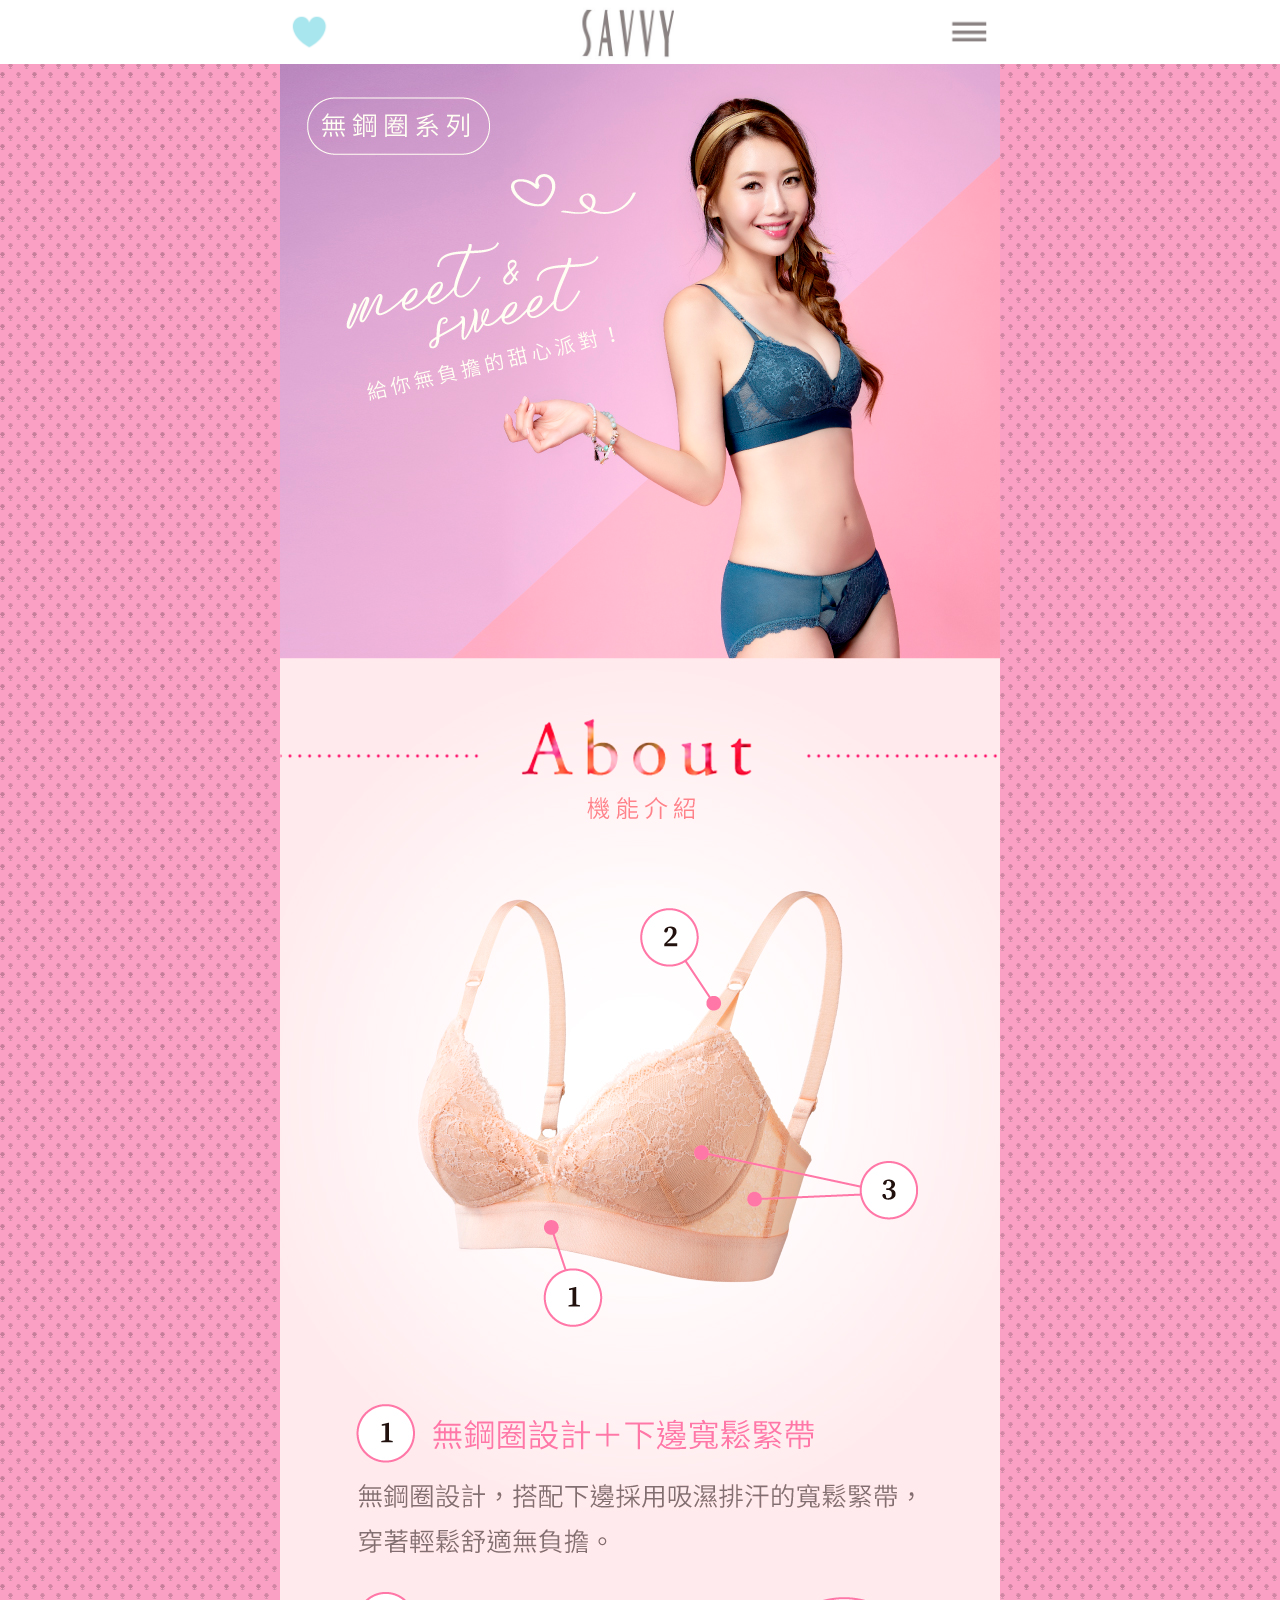
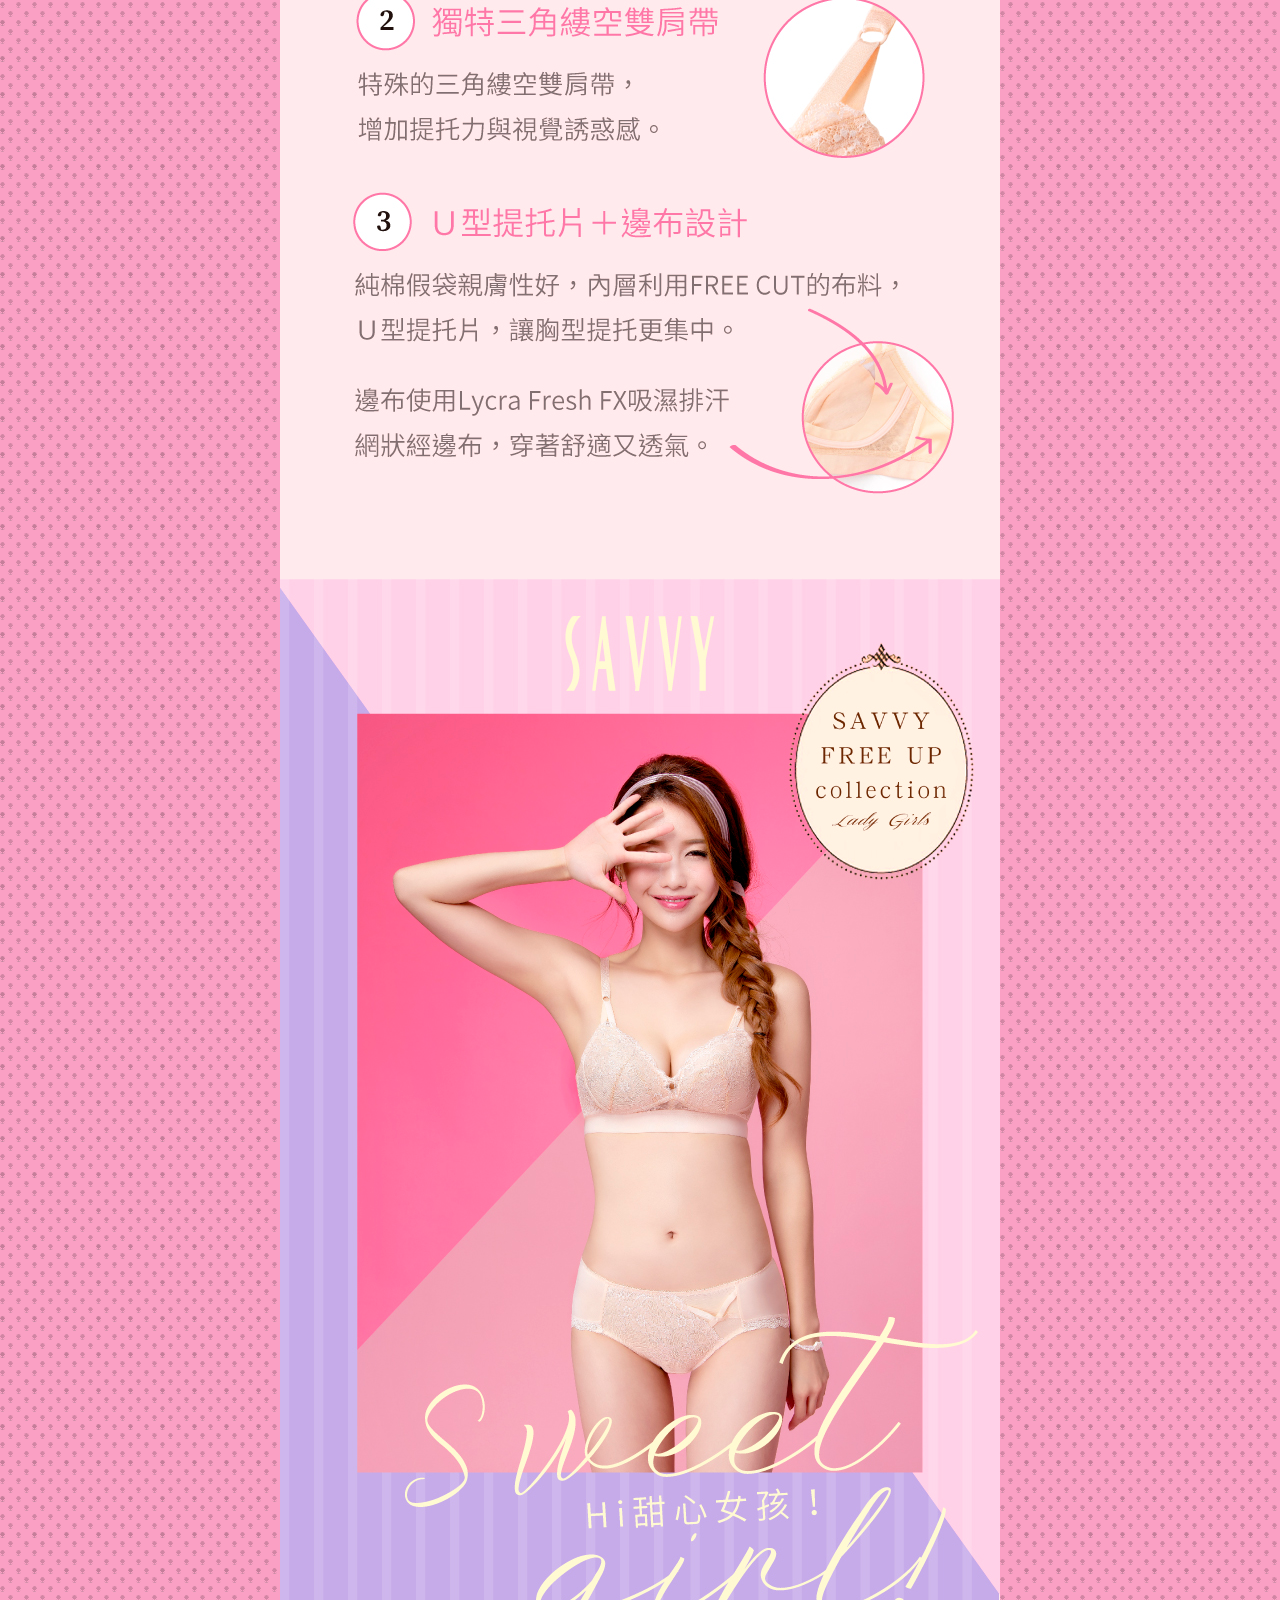
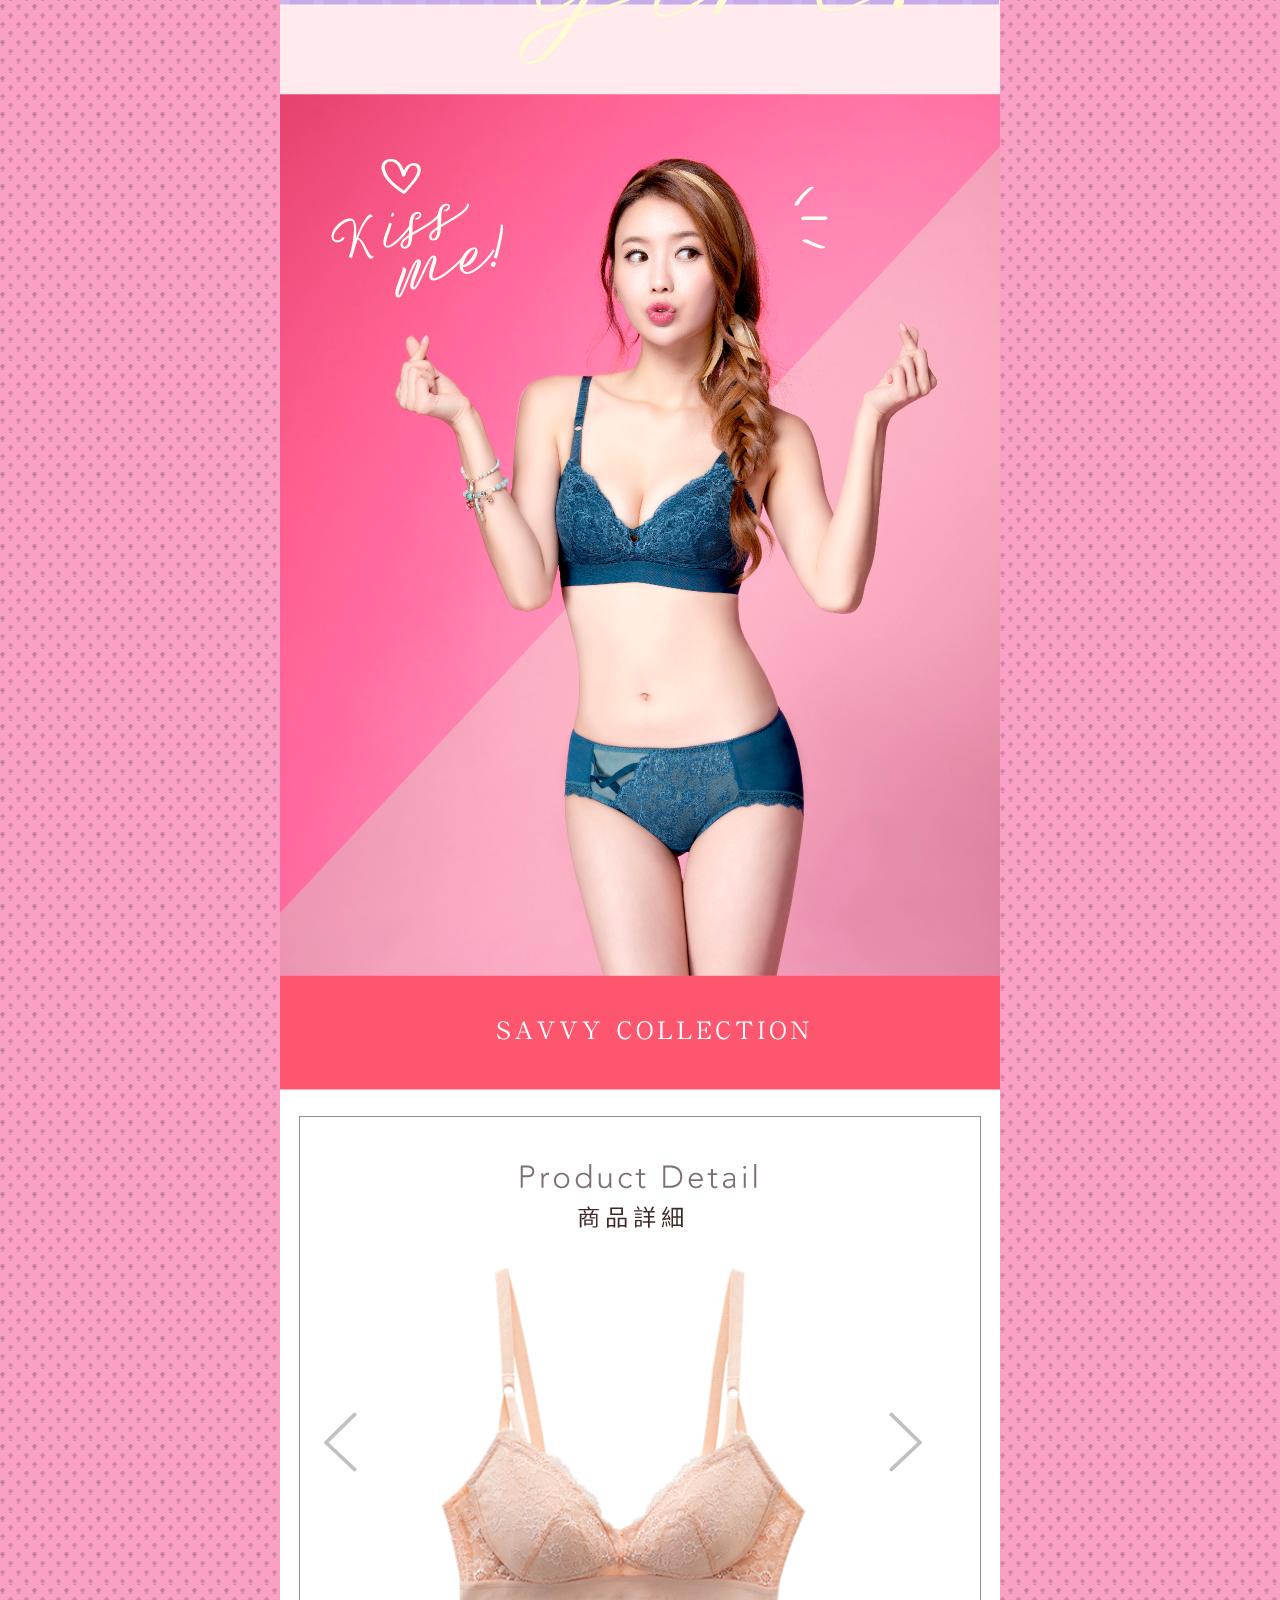
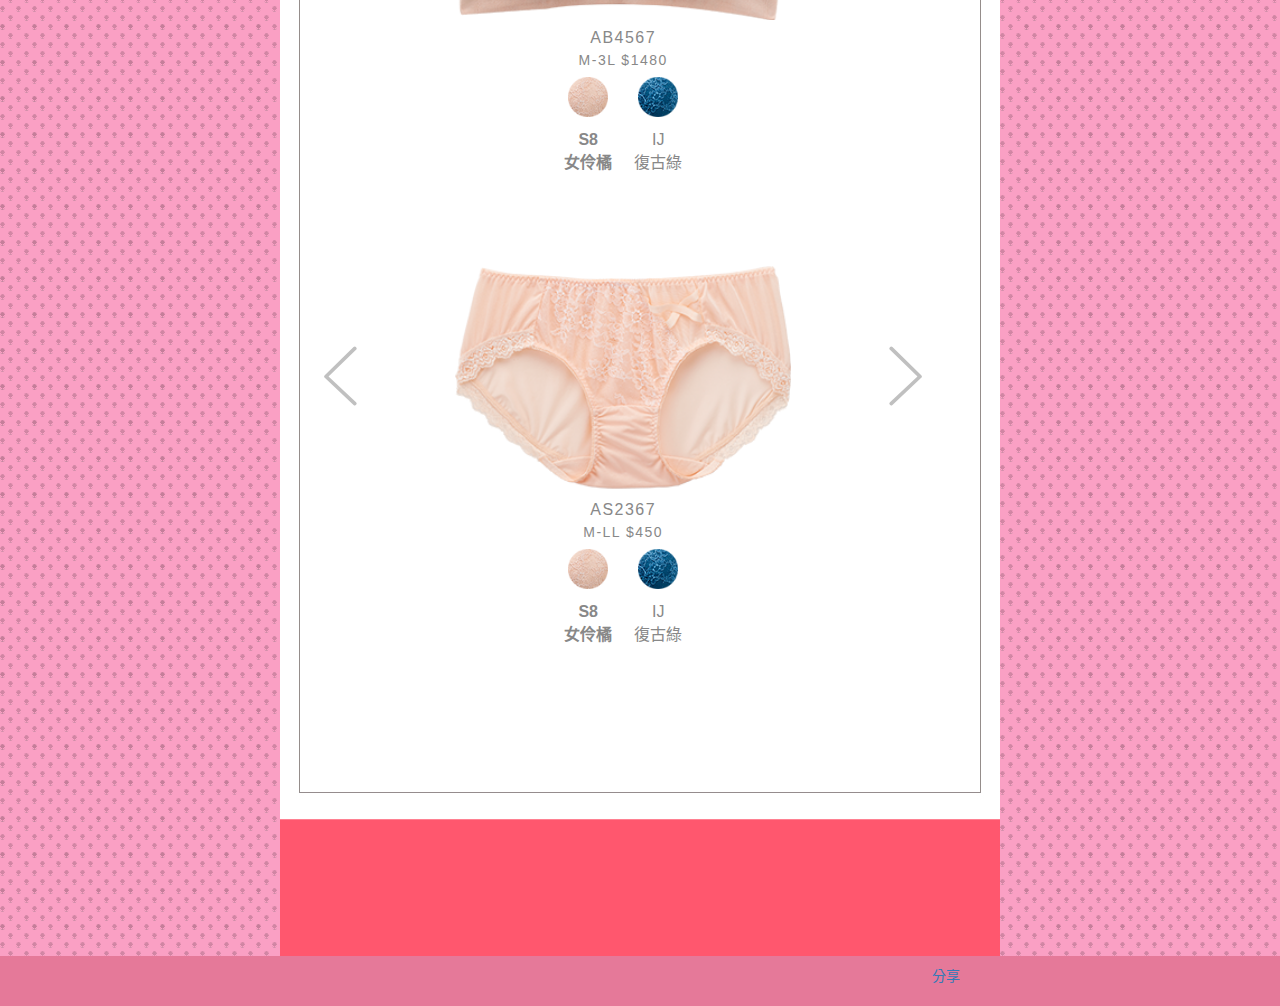
<file: savvy/girl.html>
<!DOCTYPE html>
<html lang="zh-TW">
  <head>
    <title>莎薇 心動好透氣</title>
    <meta name="description" content="春夏涼爽新體驗，打洞透氣 ELK 棉搭配冰涼紗材質。集中不悶熱，多色選擇美背設計，讓妳呈現不同風貌。">
    <meta charset="utf-8">
    <meta name="viewport" content="width=device-width, initial-scale=1, maximum-scale=3, user-scalable=yes">
    <meta property="og:url" content="http://event.wacoal.com.tw/EDM/Project3/2019SS-SV-03/girl.html">
    <meta property="og:type" content="website">
    <meta property="og:locale" content="zh_tw">
    <meta property="og:ttl" content="345600">
    <meta property="og:image" content="http://event.wacoal.com.tw/EDM/Project3/2019SS-SV-03/images/og_image.png">
    <meta property="twitter:image" content="http://event.wacoal.com.tw/EDM/Project3/2019SS-SV-03/images/og_image.png">
    <meta property="og:image:width" content="1200">
    <meta property="og:image:height" content="630">
    <meta property="og:title" content="莎薇 心動好透氣">
    <meta property="twitter:title" content="莎薇 心動好透氣">
    <meta property="og:description" content="春夏涼爽新體驗，打洞透氣 ELK 棉搭配冰涼紗材質。集中不悶熱，多色選擇美背設計，讓妳呈現不同風貌。">
    <meta property="twitter:card" content="春夏涼爽新體驗，打洞透氣 ELK 棉搭配冰涼紗材質。集中不悶熱，多色選擇美背設計，讓妳呈現不同風貌。">
    <link rel="stylesheet" href="css/normalize.css">
    <link rel="stylesheet" href="css/bootstrap.min.css">
    <link rel="stylesheet" href="css/style.css">
    <style type="text/css">
      body {
          background-color: #faa0c4;
          background-image: url("./images/bg/carbon-fibre-v2.png");
      }
      
    </style>
  </head>
  <body>
    <header id="top-bar">
      <div class="container">
        <div class="row top-bar">
          <div class="col-xs-2 col-md-1"><a class="home" href="./"><img class="fit_width" src="images/top_bar/top_bar_home.png"></a></div>
          <div class="col-xs-8 col-md-10"><a href="./"><img class="center-block logo" src="images/top_bar/top_bar_logo.png"></a></div>
          <div class="col-xs-2 col-md-1"><a id="open-menu" href="javascript:void(0)"><img class="fit_width" id="menu-toggler" src="images/top_bar/top_bar_menu.png"></a>
            <div class="floating-menu toggleable" id="floating-menu">
              <nav>
                <ul>
                  <li><a href="./">
                      <div class="item">首頁</div></a></li>
                  <li><a href="./air.html">
                      <div class="item">好透氣</div></a></li>
                  <li><a href="./girl.html">
                      <div class="item">無鋼圈系列</div></a></li>
                  <li><a href="./lanzi.html">
                      <div class="item">美背百搭單品</div></a></li>
                  <li><a href="./pink.html">
                      <div class="item">輕粉水</div></a></li>
                  <li><a href="./purple.html">
                      <div class="item">好素配</div></a></li>
                  <li><a href="./water.html">
                      <div class="item">魔力推推</div></a></li>
                </ul>
              </nav>
            </div>
          </div>
        </div>
      </div>
      <div class="floating-menu-bg toggleable" id="menu-bg"></div>
      <script>
        (function() {
            var header = document.getElementById('top-bar');
            var btnOpen = document.getElementById('open-menu');
            var img = document.getElementById('menu-toggler');
            var actived = false;
        
            var toggleFn = function() {
                actived = !actived;
                Array.from(header.getElementsByClassName('toggleable'))
                    .forEach(function(dom) {
                        if (actived) {
                            dom.classList.add('actived');
                        } else {
                            dom.classList.remove('actived');
                        }
                    });
        
                img.src = actived
                    ? 'images/top_bar/top_bar_close.png'
                    : 'images/top_bar/top_bar_menu.png';
            };
        
            btnOpen.addEventListener('click', toggleFn);
            document.getElementById('floating-menu').addEventListener('click', toggleFn);
        })();
      </script>
    </header>
    <div class="container main-container">
      <!-- row 1-->
      <div class="row">
        <div class="col-md-12"><img class="rowbg" src="./images/bg/girl_bg_01.jpg"></div>
      </div>
      <!-- row 2-->
      <div class="row"><img class="rowbg" src="./images/bg/girl_bg_02.jpg"></div>
      <!-- row 3-->
      <div class="row">
        <div class="col-md-12">
              <table class="control widgets row-table" id="row3-table" style="margin: 25% 0 0 6%">
                <tr class="row-main">
                  <td class="arrow">
                    <div class="clickable arrow-button arrow-left"></div>
                  </td>
                  <td>
                    <div class="control-result-container"><img class="control-display" src="./images/girl/ab4567_s8.png"></div>
                  </td>
                  <td class="arrow">
                    <div class="clickable arrow-button arrow-right"></div>
                  </td>
                </tr>
                <tr class="row-description">
                  <td colspan="3">
                    <div class="product-number">AB4567</div>
                    <div class="size-list">
                      <div class="size">M-3L $1480</div>
                    </div>
                  </td>
                </tr>
                <tr class="row-circles">
                  <td class="circles-container" colspan="3"><span class="clickable circle-icon">
                      <div><img class="thumbnail" src="./images/girl/ab4567_s8_thumb.png"></div>
                      <div class="hint">S8</div>
                      <div class="hint">女伶橘</div></span><span class="clickable circle-icon">
                      <div><img class="thumbnail" src="./images/girl/ab4567_ij_thumb.png"></div>
                      <div class="hint">IJ</div>
                      <div class="hint">復古綠</div></span>
                  </td>
                </tr>
              </table>
              <table class="control widgets row-table" id="row3-table2" style="margin: 108% 0 0 6%">
                <tr class="row-main">
                  <td class="arrow">
                    <div class="clickable arrow-button arrow-left"></div>
                  </td>
                  <td>
                    <div class="control-result-container"><img class="control-display" src="./images/girl/as2367_s8.png" style="width: 70%;"></div>
                  </td>
                  <td class="arrow">
                    <div class="clickable arrow-button arrow-right"></div>
                  </td>
                </tr>
                <tr class="row-description">
                  <td colspan="3">
                    <div class="product-number">AS2367</div>
                    <div class="size-list">
                      <div class="size">M-LL $450</div>
                    </div>
                  </td>
                </tr>
                <tr class="row-circles">
                  <td class="circles-container" colspan="3"><span class="clickable circle-icon">
                      <div><img class="thumbnail" src="./images/girl/ab4567_s8_thumb.png"></div>
                      <div class="hint">S8</div>
                      <div class="hint">女伶橘</div></span><span class="clickable circle-icon">
                      <div><img class="thumbnail" src="./images/girl/ab4567_ij_thumb.png"></div>
                      <div class="hint">IJ</div>
                      <div class="hint">復古綠</div></span>
                  </td>
                </tr>
              </table><img class="rowbg" src="./images/bg/girl_bg_03.jpg">
        </div>
      </div>
    </div>
    <footer id="foot-bar">
      <div class="container">
        <div class="row">
          <div class="col-md-12"><span class="rest">
              <div class="fb-share-button" data-href="http://event.wacoal.com.tw/EDM/Project3/2019SS-SV-03/" data-layout="button" data-size="large" data-mobile-iframe="true"><a class="fb-xfbml-parse-ignore" target="_blank" href="https://www.facebook.com/sharer/sharer.php?u=http%3A%2F%2Fevent.wacoal.com.tw%2FEDM%2FProject3%2F2019SS-SV-03%2F&amp;amp;src=sdkpreparse">分享</a></div></span></div>
        </div>
      </div>
      <script>
        (function(d, s, id) {
            var js, fjs = d.getElementsByTagName(s)[0];
            if (d.getElementById(id)) return;
            js = d.createElement(s); js.id = id;
            js.src = 'https://connect.facebook.net/zh_TW/sdk.js#xfbml=1&version=v3.1';
            fjs.parentNode.insertBefore(js, fjs);
        })(document, 'script', 'facebook-jssdk');
      </script>
    </footer>
    <script src="js/control.js"></script>
    <script>
      WearControl.initTableById('row3-table', [
          "./images/girl/ab4567_s8.png",
          "./images/girl/ab4567_ij.png"
      ])
      WearControl.initTableById('row3-table2', [
          "./images/girl/as2367_s8.png",
          "./images/girl/as2367_ij.png"
      ])
    </script>
  </body>
</html>
</file>
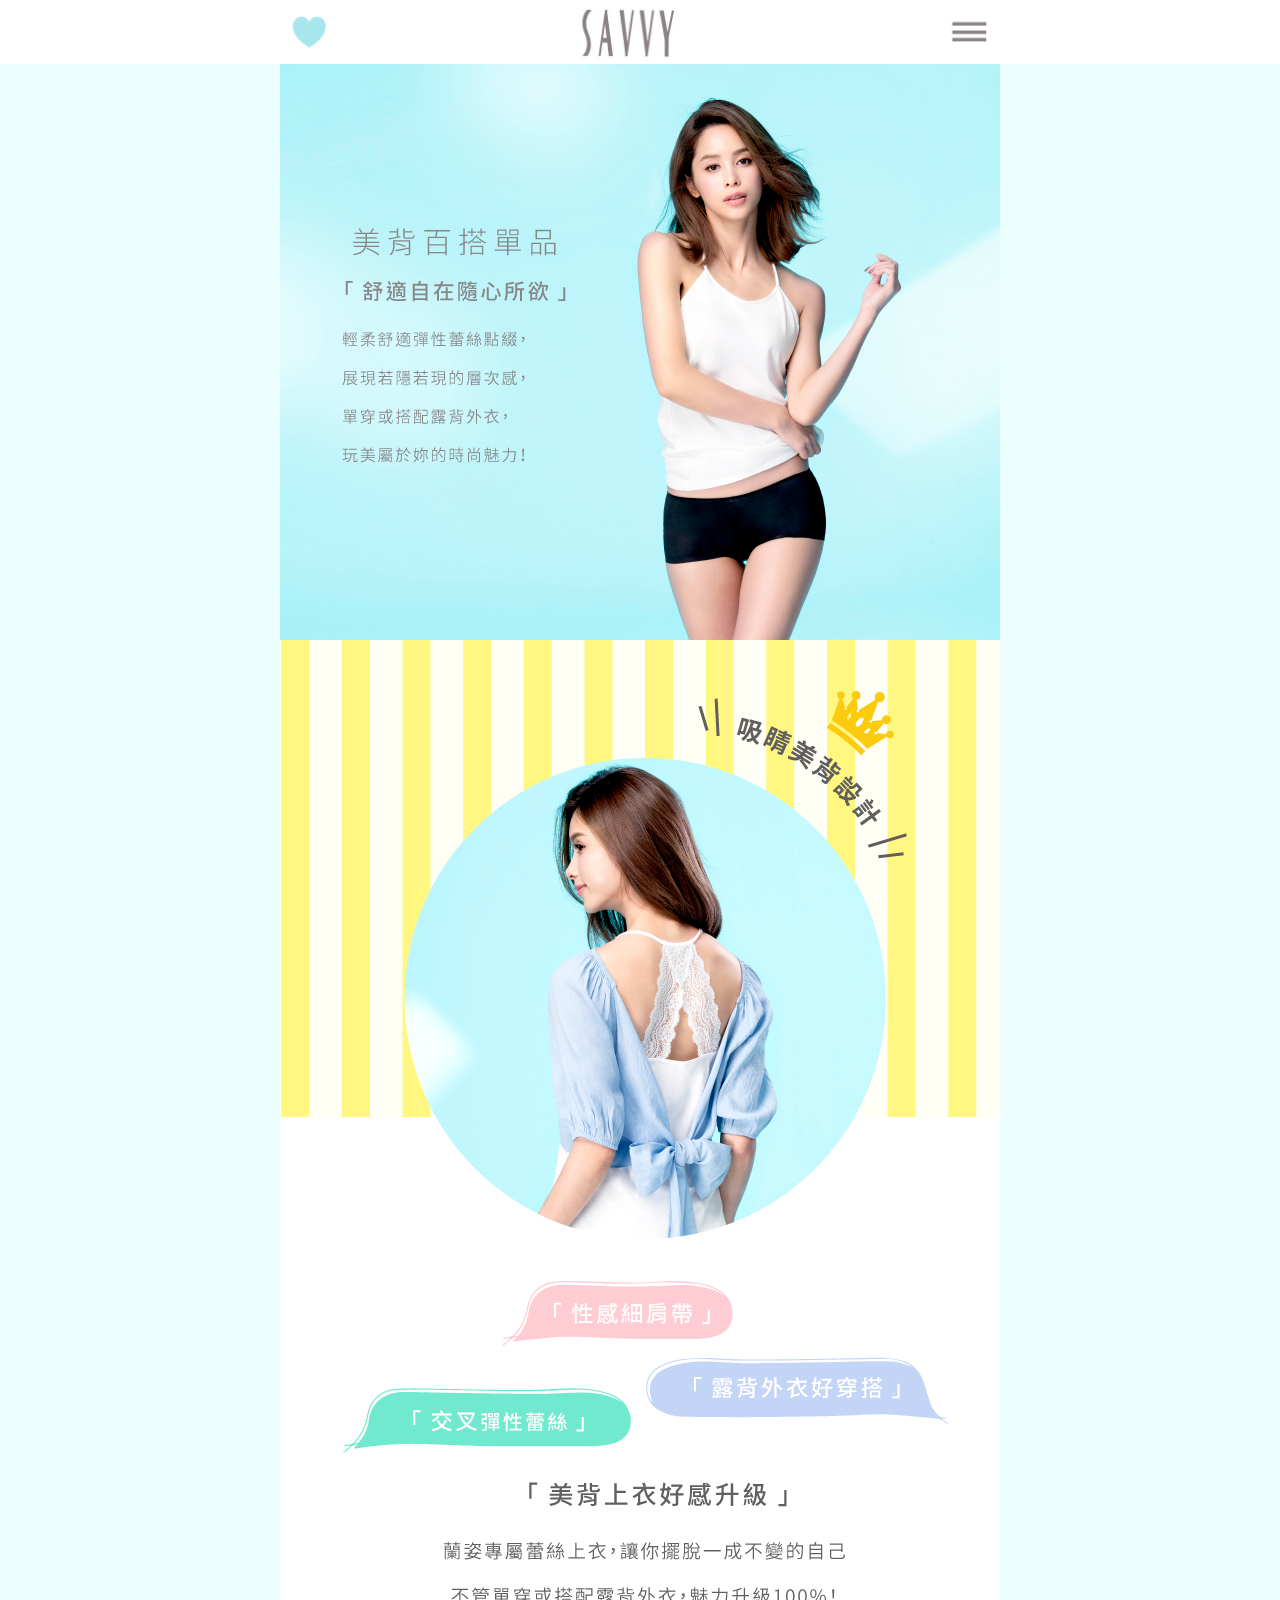
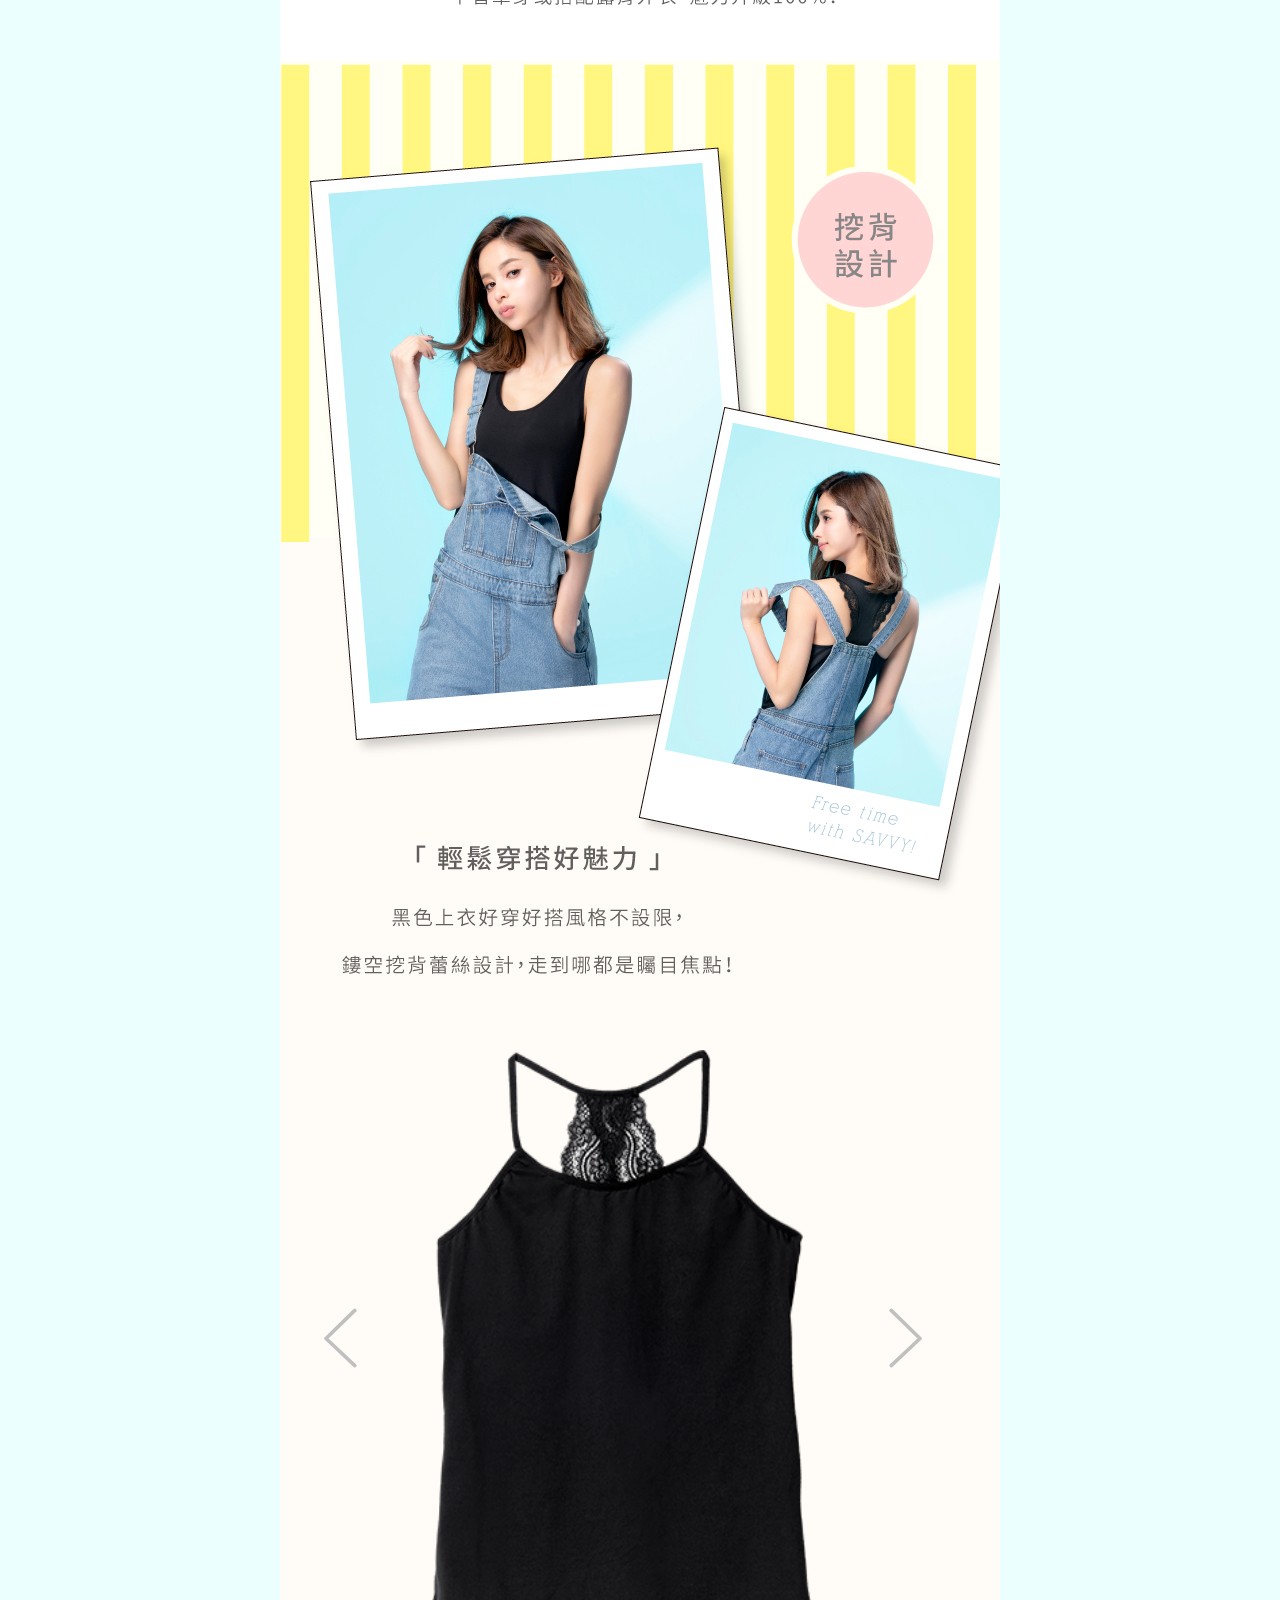
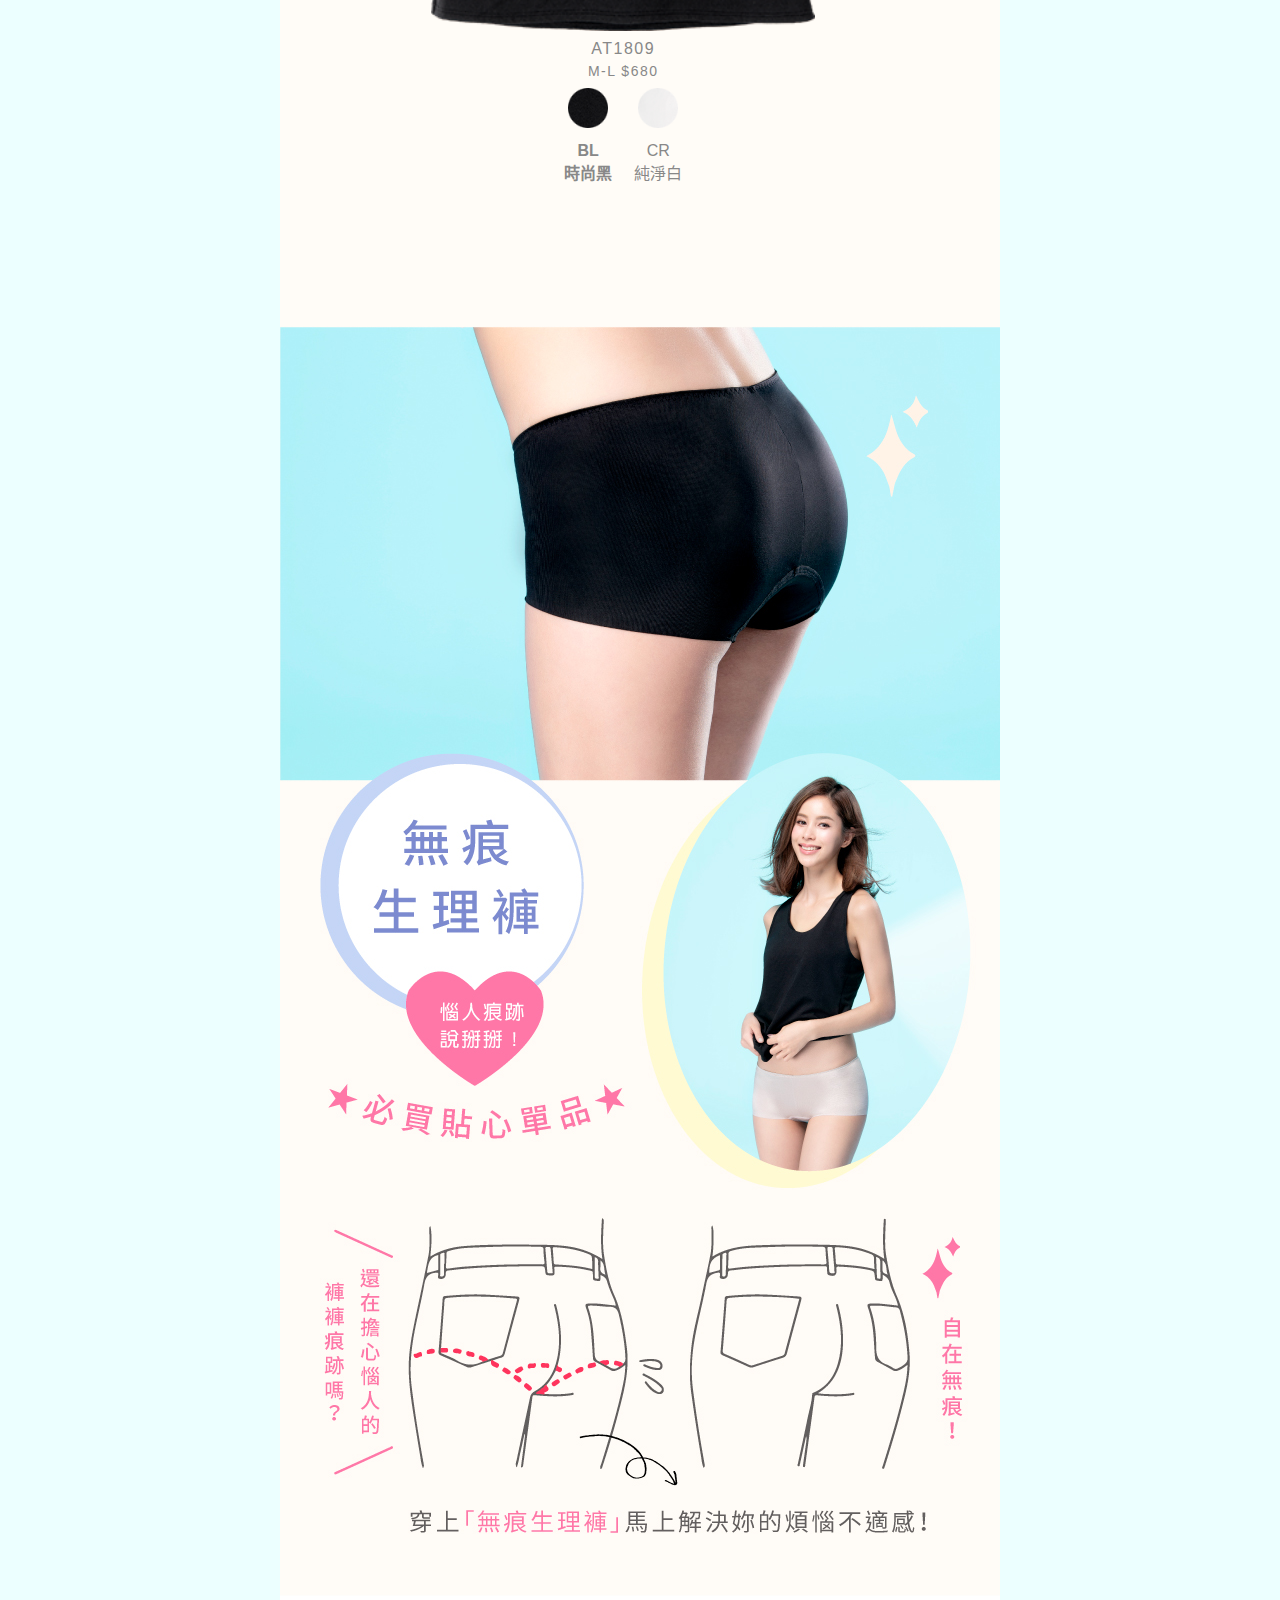
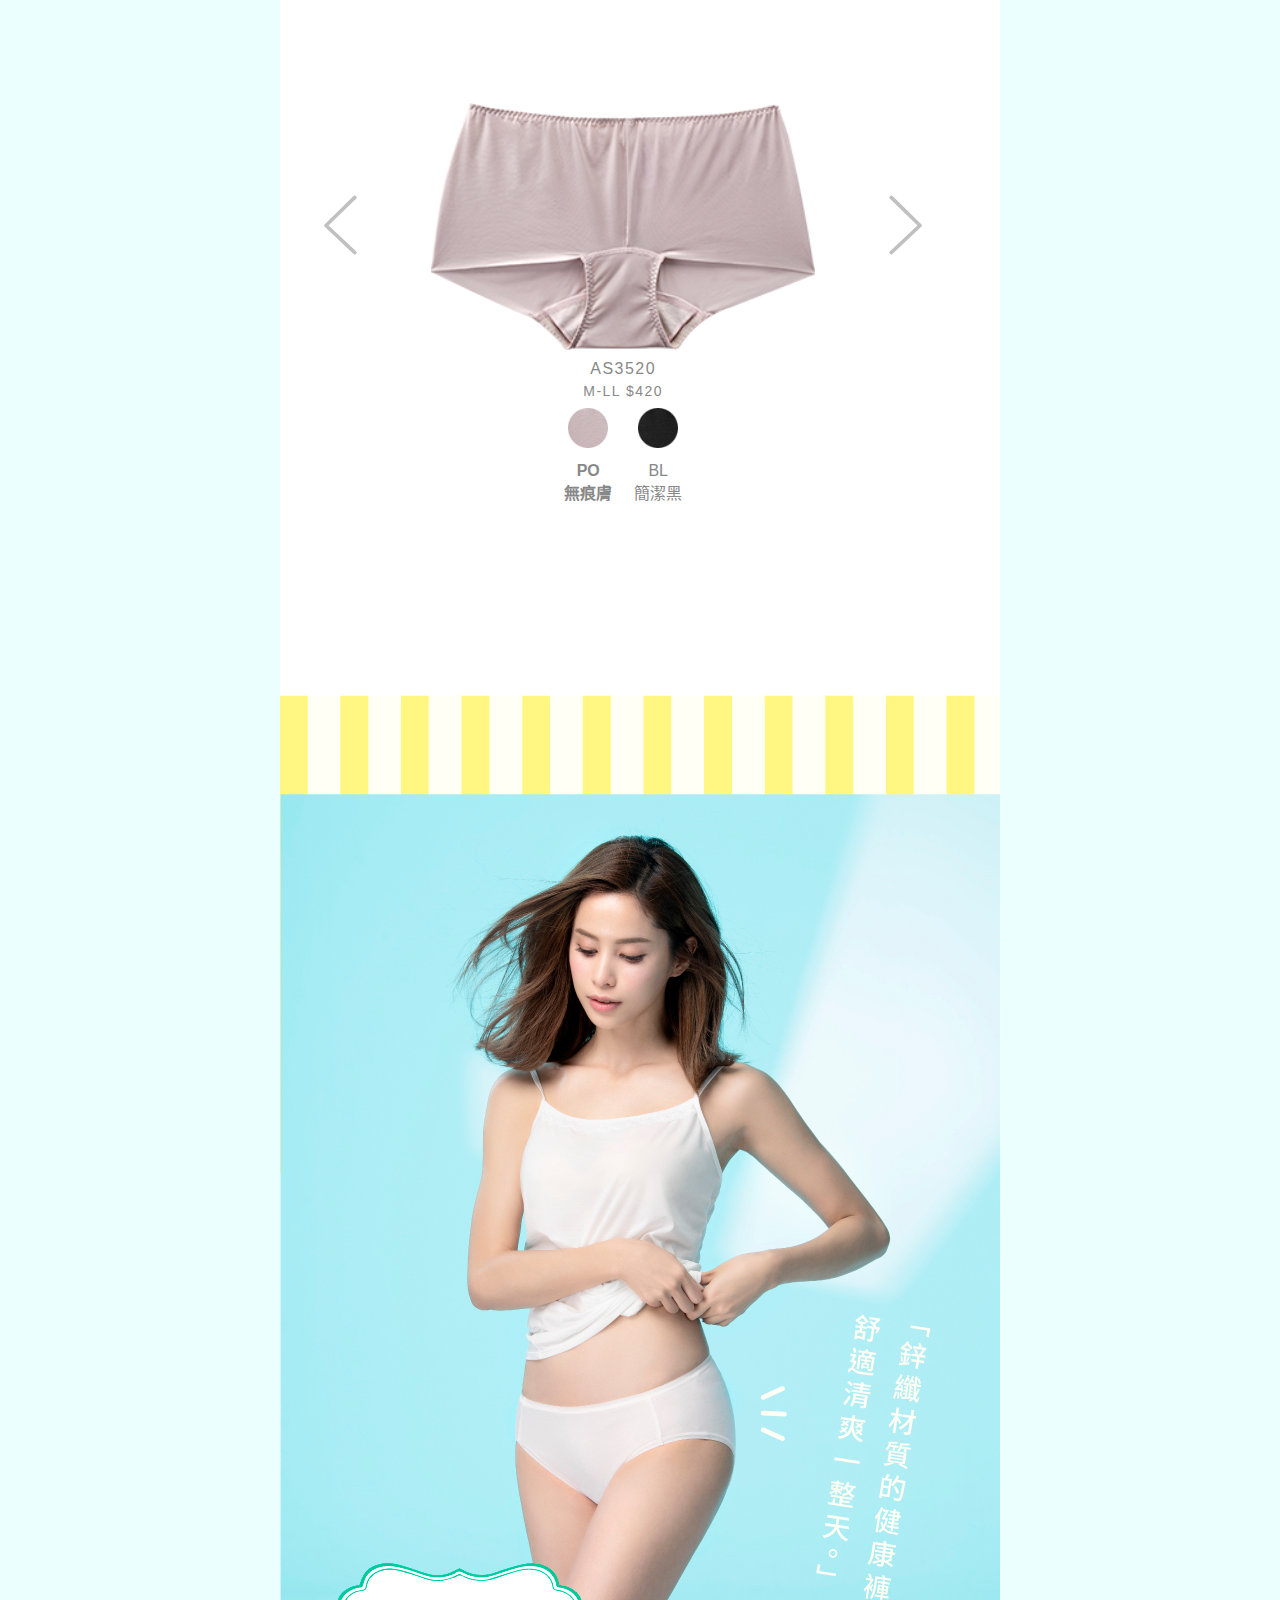
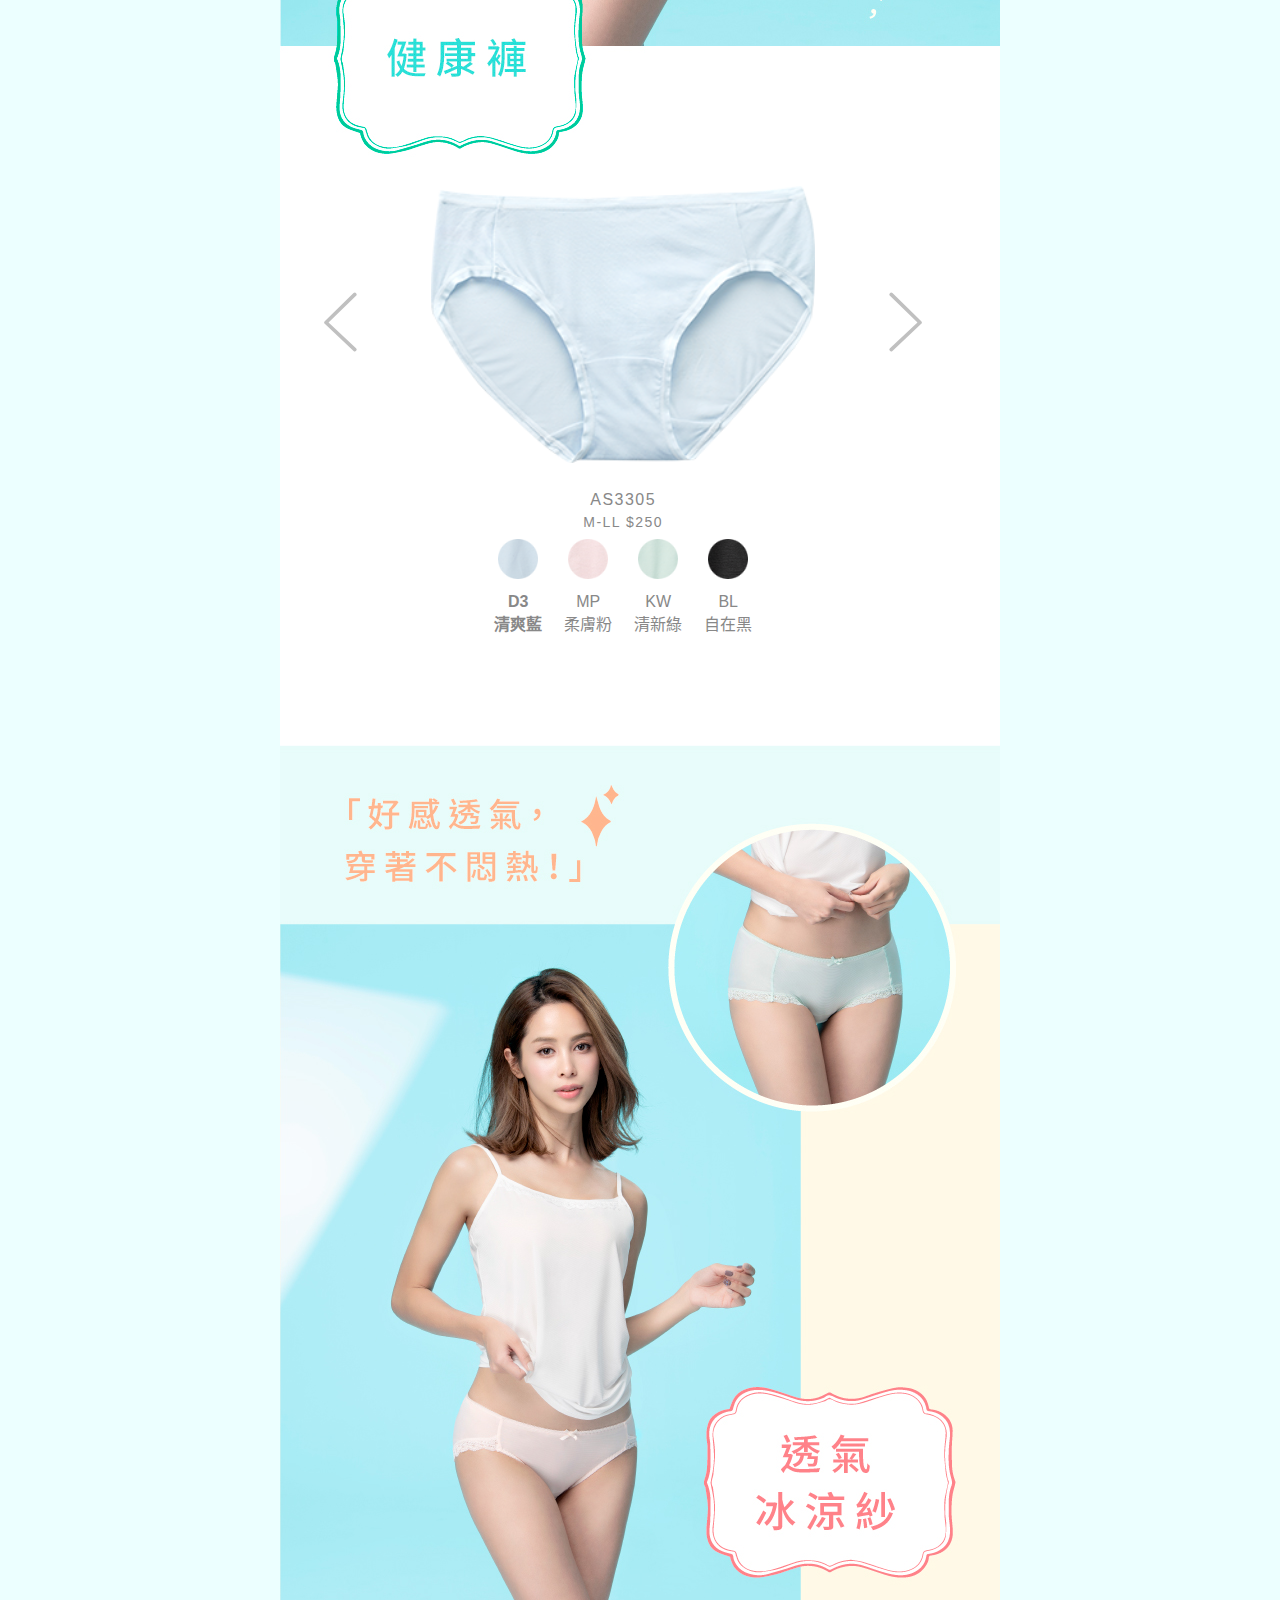
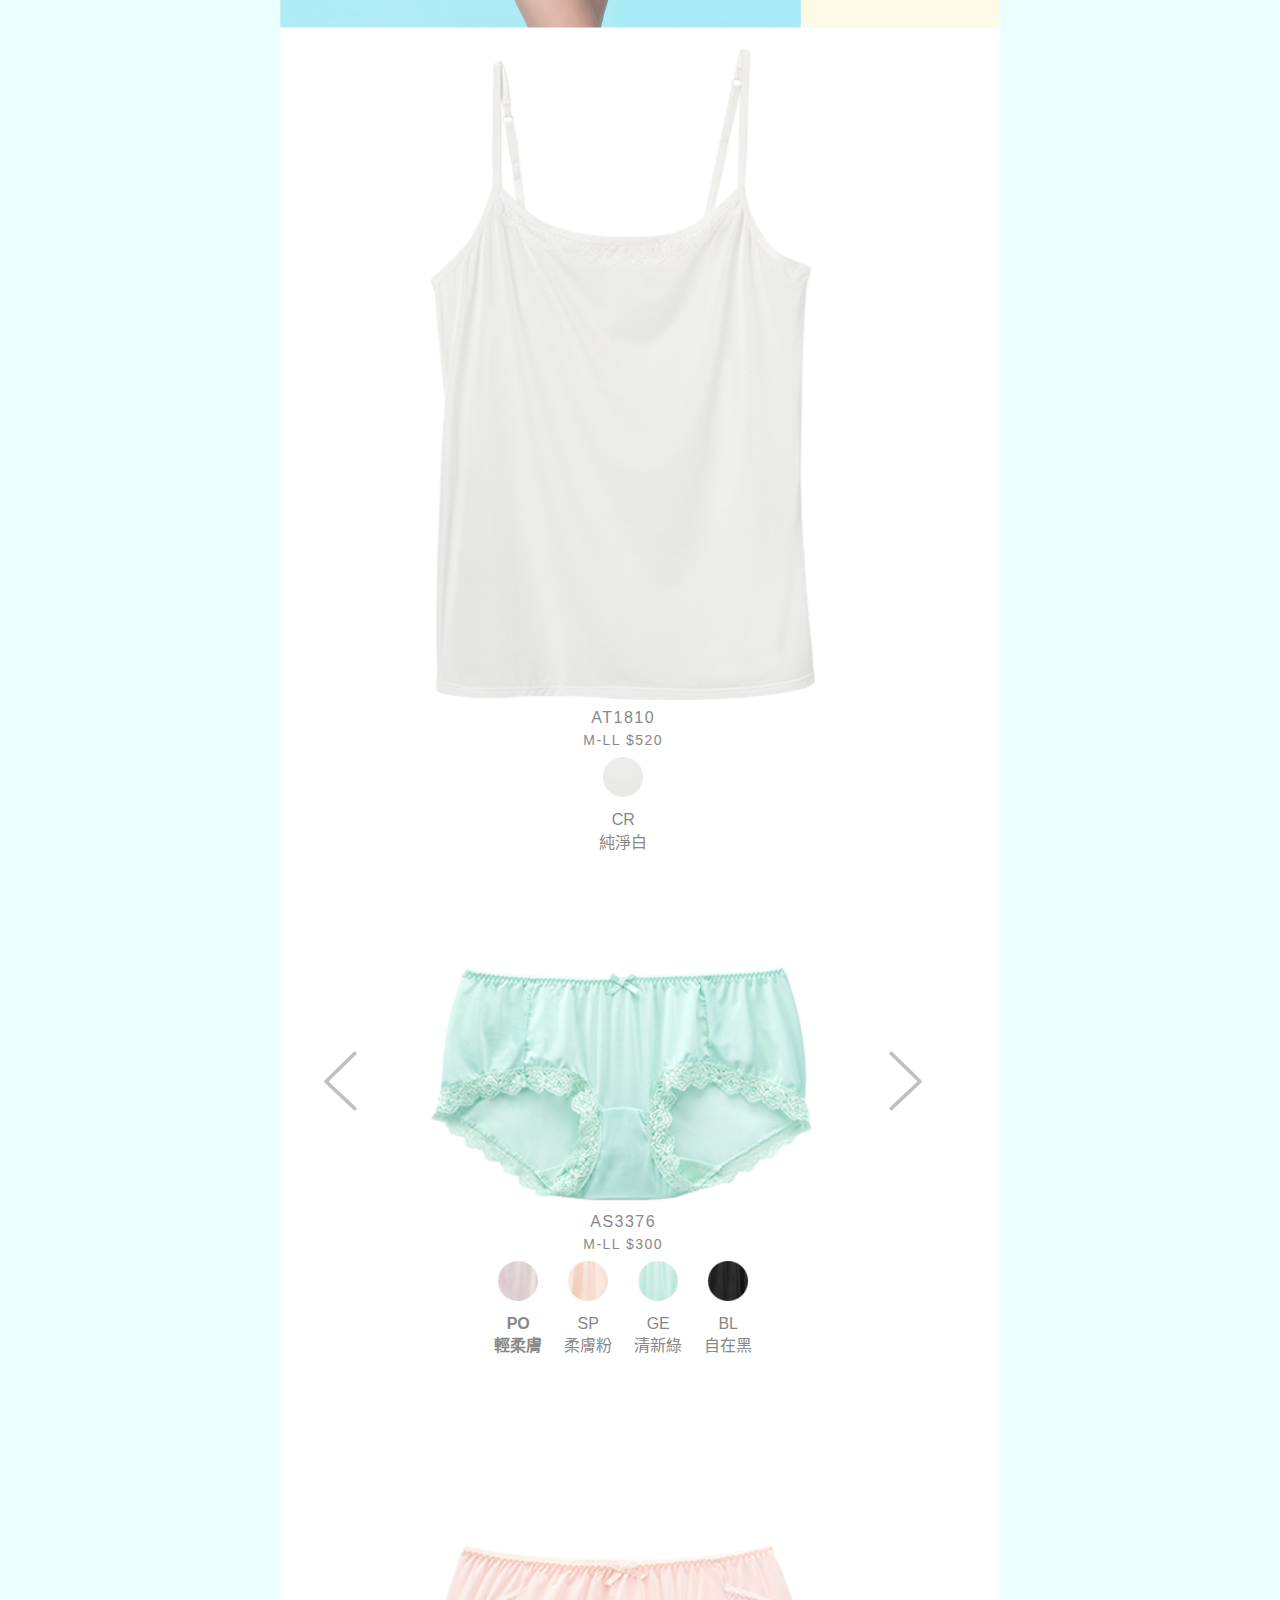
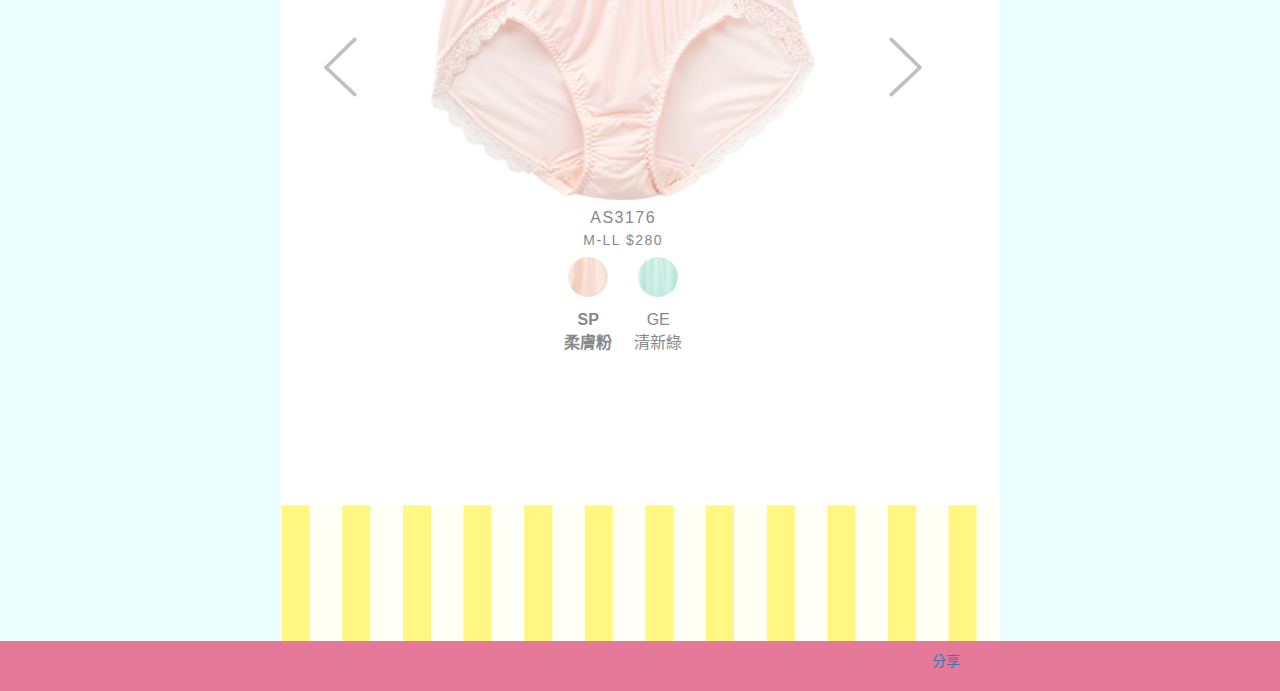
<file: savvy/lanzi.html>
<!DOCTYPE html>
<html lang="zh-TW">
  <head>
    <title>莎薇 心動好透氣</title>
    <meta name="description" content="春夏涼爽新體驗，打洞透氣 ELK 棉搭配冰涼紗材質。集中不悶熱，多色選擇美背設計，讓妳呈現不同風貌。">
    <meta charset="utf-8">
    <meta name="viewport" content="width=device-width, initial-scale=1, maximum-scale=3, user-scalable=yes">
    <meta property="og:url" content="http://event.wacoal.com.tw/EDM/Project3/2019SS-SV-03/lanzi.html">
    <meta property="og:type" content="website">
    <meta property="og:locale" content="zh_tw">
    <meta property="og:ttl" content="345600">
    <meta property="og:image" content="http://event.wacoal.com.tw/EDM/Project3/2019SS-SV-03/images/og_image.png">
    <meta property="twitter:image" content="http://event.wacoal.com.tw/EDM/Project3/2019SS-SV-03/images/og_image.png">
    <meta property="og:image:width" content="1200">
    <meta property="og:image:height" content="630">
    <meta property="og:title" content="莎薇 心動好透氣">
    <meta property="twitter:title" content="莎薇 心動好透氣">
    <meta property="og:description" content="春夏涼爽新體驗，打洞透氣 ELK 棉搭配冰涼紗材質。集中不悶熱，多色選擇美背設計，讓妳呈現不同風貌。">
    <meta property="twitter:card" content="春夏涼爽新體驗，打洞透氣 ELK 棉搭配冰涼紗材質。集中不悶熱，多色選擇美背設計，讓妳呈現不同風貌。">
    <link rel="stylesheet" href="css/normalize.css">
    <link rel="stylesheet" href="css/bootstrap.min.css">
    <link rel="stylesheet" href="css/style.css">
    <style type="text/css">
      body {
          background-color: #ecffff;
      }
      
    </style>
  </head>
  <body>
    <header id="top-bar">
      <div class="container">
        <div class="row top-bar">
          <div class="col-xs-2 col-md-1"><a class="home" href="./"><img class="fit_width" src="images/top_bar/top_bar_home.png"></a></div>
          <div class="col-xs-8 col-md-10"><a href="./"><img class="center-block logo" src="images/top_bar/top_bar_logo.png"></a></div>
          <div class="col-xs-2 col-md-1"><a id="open-menu" href="javascript:void(0)"><img class="fit_width" id="menu-toggler" src="images/top_bar/top_bar_menu.png"></a>
            <div class="floating-menu toggleable" id="floating-menu">
              <nav>
                <ul>
                  <li><a href="./">
                      <div class="item">首頁</div></a></li>
                  <li><a href="./air.html">
                      <div class="item">好透氣</div></a></li>
                  <li><a href="./girl.html">
                      <div class="item">無鋼圈系列</div></a></li>
                  <li><a href="./lanzi.html">
                      <div class="item">美背百搭單品</div></a></li>
                  <li><a href="./pink.html">
                      <div class="item">輕粉水</div></a></li>
                  <li><a href="./purple.html">
                      <div class="item">好素配</div></a></li>
                  <li><a href="./water.html">
                      <div class="item">魔力推推</div></a></li>
                </ul>
              </nav>
            </div>
          </div>
        </div>
      </div>
      <div class="floating-menu-bg toggleable" id="menu-bg"></div>
      <script>
        (function() {
            var header = document.getElementById('top-bar');
            var btnOpen = document.getElementById('open-menu');
            var img = document.getElementById('menu-toggler');
            var actived = false;
        
            var toggleFn = function() {
                actived = !actived;
                Array.from(header.getElementsByClassName('toggleable'))
                    .forEach(function(dom) {
                        if (actived) {
                            dom.classList.add('actived');
                        } else {
                            dom.classList.remove('actived');
                        }
                    });
        
                img.src = actived
                    ? 'images/top_bar/top_bar_close.png'
                    : 'images/top_bar/top_bar_menu.png';
            };
        
            btnOpen.addEventListener('click', toggleFn);
            document.getElementById('floating-menu').addEventListener('click', toggleFn);
        })();
      </script>
    </header>
    <div class="container main-container">
      <!-- row 1-->
      <div class="row">
        <div class="col-md-12"><img class="rowbg" src="./images/bg/lanzi_bg_01.jpg"></div>
      </div>
      <!-- row 2-->
      <div class="row">
        <div class="col-md-12">
              <table class="control widgets row-table" id="row2-table" style="margin: 5% 0 0 6%">
                <tr class="row-main">
                  <td class="arrow">
                    <div class="clickable arrow-button arrow-left"></div>
                  </td>
                  <td>
                    <div class="control-result-container"><img class="control-display" src="./images/lanzi/at1809_bl.png"></div>
                  </td>
                  <td class="arrow">
                    <div class="clickable arrow-button arrow-right"></div>
                  </td>
                </tr>
                <tr class="row-description">
                  <td colspan="3">
                    <div class="product-number">AT1809</div>
                    <div class="size-list">
                      <div class="size">M-L $680</div>
                    </div>
                  </td>
                </tr>
                <tr class="row-circles">
                  <td class="circles-container" colspan="3"><span class="clickable circle-icon">
                      <div><img class="thumbnail" src="./images/lanzi/at1809_bl_thumb.png"></div>
                      <div class="hint">BL</div>
                      <div class="hint">時尚黑</div></span><span class="clickable circle-icon">
                      <div><img class="thumbnail" src="./images/lanzi/at1809_cr_thumb.png"></div>
                      <div class="hint">CR</div>
                      <div class="hint">純淨白</div></span>
                  </td>
                </tr>
              </table><img class="rowbg" src="./images/bg/lanzi_bg_02.jpg">
        </div>
      </div>
      <!-- row 3-->
      <div class="row">
        <div class="col-md-12"><img class="rowbg" src="./images/bg/lanzi_bg_03.jpg"></div>
      </div>
      <!-- row 4-->
      <div class="row">
        <div class="col-md-12">
              <table class="control widgets row-table" id="row4-table" style="margin: 15% 0 0 6%">
                <tr class="row-main">
                  <td class="arrow">
                    <div class="clickable arrow-button arrow-left"></div>
                  </td>
                  <td>
                    <div class="control-result-container"><img class="control-display" src="./images/lanzi/as3520_po.png"></div>
                  </td>
                  <td class="arrow">
                    <div class="clickable arrow-button arrow-right"></div>
                  </td>
                </tr>
                <tr class="row-description">
                  <td colspan="3">
                    <div class="product-number">AS3520</div>
                    <div class="size-list">
                      <div class="size">M-LL $420</div>
                    </div>
                  </td>
                </tr>
                <tr class="row-circles">
                  <td class="circles-container" colspan="3"><span class="clickable circle-icon">
                      <div><img class="thumbnail" src="./images/lanzi/as3520_po_thumb.png"></div>
                      <div class="hint">PO</div>
                      <div class="hint">無痕膚</div></span><span class="clickable circle-icon">
                      <div><img class="thumbnail" src="./images/lanzi/as3520_bl_thumb.png"></div>
                      <div class="hint">BL</div>
                      <div class="hint">簡潔黑</div></span>
                  </td>
                </tr>
              </table><img class="rowbg" src="./images/bg/lanzi_bg_04.jpg">
        </div>
      </div>
      <!-- row 5-->
      <div class="row">
        <div class="col-md-12"><img class="rowbg" src="./images/bg/lanzi_bg_05.jpg"></div>
      </div>
      <!-- row 6-->
      <div class="row">
        <div class="col-md-12">
              <table class="control widgets row-table" id="row6-table" style="margin: 17% 0 0 6%">
                <tr class="row-main">
                  <td class="arrow">
                    <div class="clickable arrow-button arrow-left"></div>
                  </td>
                  <td>
                    <div class="control-result-container"><img class="control-display" src="./images/lanzi/as3305_d3.png"></div>
                  </td>
                  <td class="arrow">
                    <div class="clickable arrow-button arrow-right"></div>
                  </td>
                </tr>
                <tr class="row-description">
                  <td colspan="3">
                    <div class="product-number">AS3305</div>
                    <div class="size-list">
                      <div class="size">M-LL $250</div>
                    </div>
                  </td>
                </tr>
                <tr class="row-circles">
                  <td class="circles-container" colspan="3"><span class="clickable circle-icon">
                      <div><img class="thumbnail" src="./images/lanzi/as3305_d3_thumb.png"></div>
                      <div class="hint">D3</div>
                      <div class="hint">清爽藍</div></span><span class="clickable circle-icon">
                      <div><img class="thumbnail" src="./images/lanzi/as3305_mp_thumb.png"></div>
                      <div class="hint">MP</div>
                      <div class="hint">柔膚粉</div></span><span class="clickable circle-icon">
                      <div><img class="thumbnail" src="./images/lanzi/as3305_kw_thumb.png"></div>
                      <div class="hint">KW</div>
                      <div class="hint">清新綠</div></span><span class="clickable circle-icon">
                      <div><img class="thumbnail" src="./images/lanzi/as3305_bl_thumb.png"></div>
                      <div class="hint">BL</div>
                      <div class="hint">自在黑</div></span>
                  </td>
                </tr>
              </table><img class="rowbg" src="./images/bg/lanzi_bg_06.jpg">
        </div>
      </div>
      <!-- row 7-->
      <div class="row">
        <div class="col-md-12"><img class="rowbg" src="./images/bg/lanzi_bg_07.jpg"></div>
      </div>
      <!-- row 8-->
      <div class="row">
        <div class="col-md-12">
              <table class="control widgets row-table no-arrow" id="row8-table" style="margin: 3% 0 0 6%">
                <tr class="row-main">
                  <td class="arrow">
                    <div class="clickable arrow-button arrow-left"></div>
                  </td>
                  <td>
                    <div class="control-result-container"><img class="control-display" src="./images/lanzi/at1810_cr.png"></div>
                  </td>
                  <td class="arrow">
                    <div class="clickable arrow-button arrow-right"></div>
                  </td>
                </tr>
                <tr class="row-description">
                  <td colspan="3">
                    <div class="product-number">AT1810</div>
                    <div class="size-list">
                      <div class="size">M-LL $520</div>
                    </div>
                  </td>
                </tr>
                <tr class="row-circles">
                  <td class="circles-container" colspan="3"><span class="clickable circle-icon">
                      <div><img class="thumbnail" src="./images/lanzi/at1810_cr_thumb.png"></div>
                      <div class="hint">CR</div>
                      <div class="hint">純淨白</div></span>
                  </td>
                </tr>
              </table>
              <table class="control widgets row-table" id="row8-table2" style="margin: 130% 0 0 6%">
                <tr class="row-main">
                  <td class="arrow">
                    <div class="clickable arrow-button arrow-left"></div>
                  </td>
                  <td>
                    <div class="control-result-container"><img class="control-display" src="./images/lanzi/as3376_ge.png"></div>
                  </td>
                  <td class="arrow">
                    <div class="clickable arrow-button arrow-right"></div>
                  </td>
                </tr>
                <tr class="row-description">
                  <td colspan="3">
                    <div class="product-number">AS3376</div>
                    <div class="size-list">
                      <div class="size">M-LL $300</div>
                    </div>
                  </td>
                </tr>
                <tr class="row-circles">
                  <td class="circles-container" colspan="3"><span class="clickable circle-icon">
                      <div><img class="thumbnail" src="./images/lanzi/as3376_po_thumb.png"></div>
                      <div class="hint">PO</div>
                      <div class="hint">輕柔膚</div></span><span class="clickable circle-icon">
                      <div><img class="thumbnail" src="./images/lanzi/as3376_sp_thumb.png"></div>
                      <div class="hint">SP</div>
                      <div class="hint">柔膚粉</div></span><span class="clickable circle-icon">
                      <div><img class="thumbnail" src="./images/lanzi/as3376_ge_thumb.png"></div>
                      <div class="hint">GE</div>
                      <div class="hint">清新綠</div></span><span class="clickable circle-icon">
                      <div><img class="thumbnail" src="./images/lanzi/as3376_bl_thumb.png"></div>
                      <div class="hint">BL</div>
                      <div class="hint">自在黑</div></span>
                  </td>
                </tr>
              </table>
              <table class="control widgets row-table" id="row8-table3" style="margin: 210% 0 0 6%">
                <tr class="row-main">
                  <td class="arrow">
                    <div class="clickable arrow-button arrow-left"></div>
                  </td>
                  <td>
                    <div class="control-result-container"><img class="control-display" src="./images/lanzi/as3176_sp.png"></div>
                  </td>
                  <td class="arrow">
                    <div class="clickable arrow-button arrow-right"></div>
                  </td>
                </tr>
                <tr class="row-description">
                  <td colspan="3">
                    <div class="product-number">AS3176</div>
                    <div class="size-list">
                      <div class="size">M-LL $280</div>
                    </div>
                  </td>
                </tr>
                <tr class="row-circles">
                  <td class="circles-container" colspan="3"><span class="clickable circle-icon">
                      <div><img class="thumbnail" src="./images/lanzi/as3376_sp_thumb.png"></div>
                      <div class="hint">SP</div>
                      <div class="hint">柔膚粉</div></span><span class="clickable circle-icon">
                      <div><img class="thumbnail" src="./images/lanzi/as3376_ge_thumb.png"></div>
                      <div class="hint">GE</div>
                      <div class="hint">清新綠</div></span>
                  </td>
                </tr>
              </table><img class="rowbg" src="./images/bg/lanzi_bg_08.png">
        </div>
      </div>
      <!-- row 9-->
      <div class="row">
        <div class="col-md-12"><img class="rowbg" src="./images/bg/lanzi_bg_09.png"></div>
      </div>
    </div>
    <footer id="foot-bar">
      <div class="container">
        <div class="row">
          <div class="col-md-12"><span class="rest">
              <div class="fb-share-button" data-href="http://event.wacoal.com.tw/EDM/Project3/2019SS-SV-03/" data-layout="button" data-size="large" data-mobile-iframe="true"><a class="fb-xfbml-parse-ignore" target="_blank" href="https://www.facebook.com/sharer/sharer.php?u=http%3A%2F%2Fevent.wacoal.com.tw%2FEDM%2FProject3%2F2019SS-SV-03%2F&amp;amp;src=sdkpreparse">分享</a></div></span></div>
        </div>
      </div>
      <script>
        (function(d, s, id) {
            var js, fjs = d.getElementsByTagName(s)[0];
            if (d.getElementById(id)) return;
            js = d.createElement(s); js.id = id;
            js.src = 'https://connect.facebook.net/zh_TW/sdk.js#xfbml=1&version=v3.1';
            fjs.parentNode.insertBefore(js, fjs);
        })(document, 'script', 'facebook-jssdk');
      </script>
    </footer>
    <script src="js/control.js"></script>
    <script>
      WearControl.initTableById('row2-table', [
          "./images/lanzi/at1809_bl.png",
          "./images/lanzi/at1809_cr.png",
          "./images/lanzi/at1819_bl.png",
          "./images/lanzi/at1819_cr.png"
      ])
      WearControl.initTableById('row4-table', [
          "./images/lanzi/as3520_po.png",
          "./images/lanzi/as3520_bl.png"
      ])
      WearControl.initTableById('row6-table', [
          "./images/lanzi/as3305_d3.png",
          "./images/lanzi/as3305_mp.png",
          "./images/lanzi/as3305_kw.png",
          "./images/lanzi/as3305_bl.png",
          "./images/lanzi/as3306_d3.png",
          "./images/lanzi/as3306_mp.png",
          "./images/lanzi/as3306_kw.png",
          "./images/lanzi/as3306_bl.png"
      ])
      WearControl.initTableById('row8-table2', [
          "./images/lanzi/as3376_po.png",
          "./images/lanzi/as3376_sp.png",
          "./images/lanzi/as3376_ge.png",
          "./images/lanzi/as3376_bl.png"
      ])
      WearControl.initTableById('row8-table3', [
          "./images/lanzi/as3176_sp.png",
          "./images/lanzi/as3176_ge.png"
      ])
    </script>
  </body>
</html>
</file>
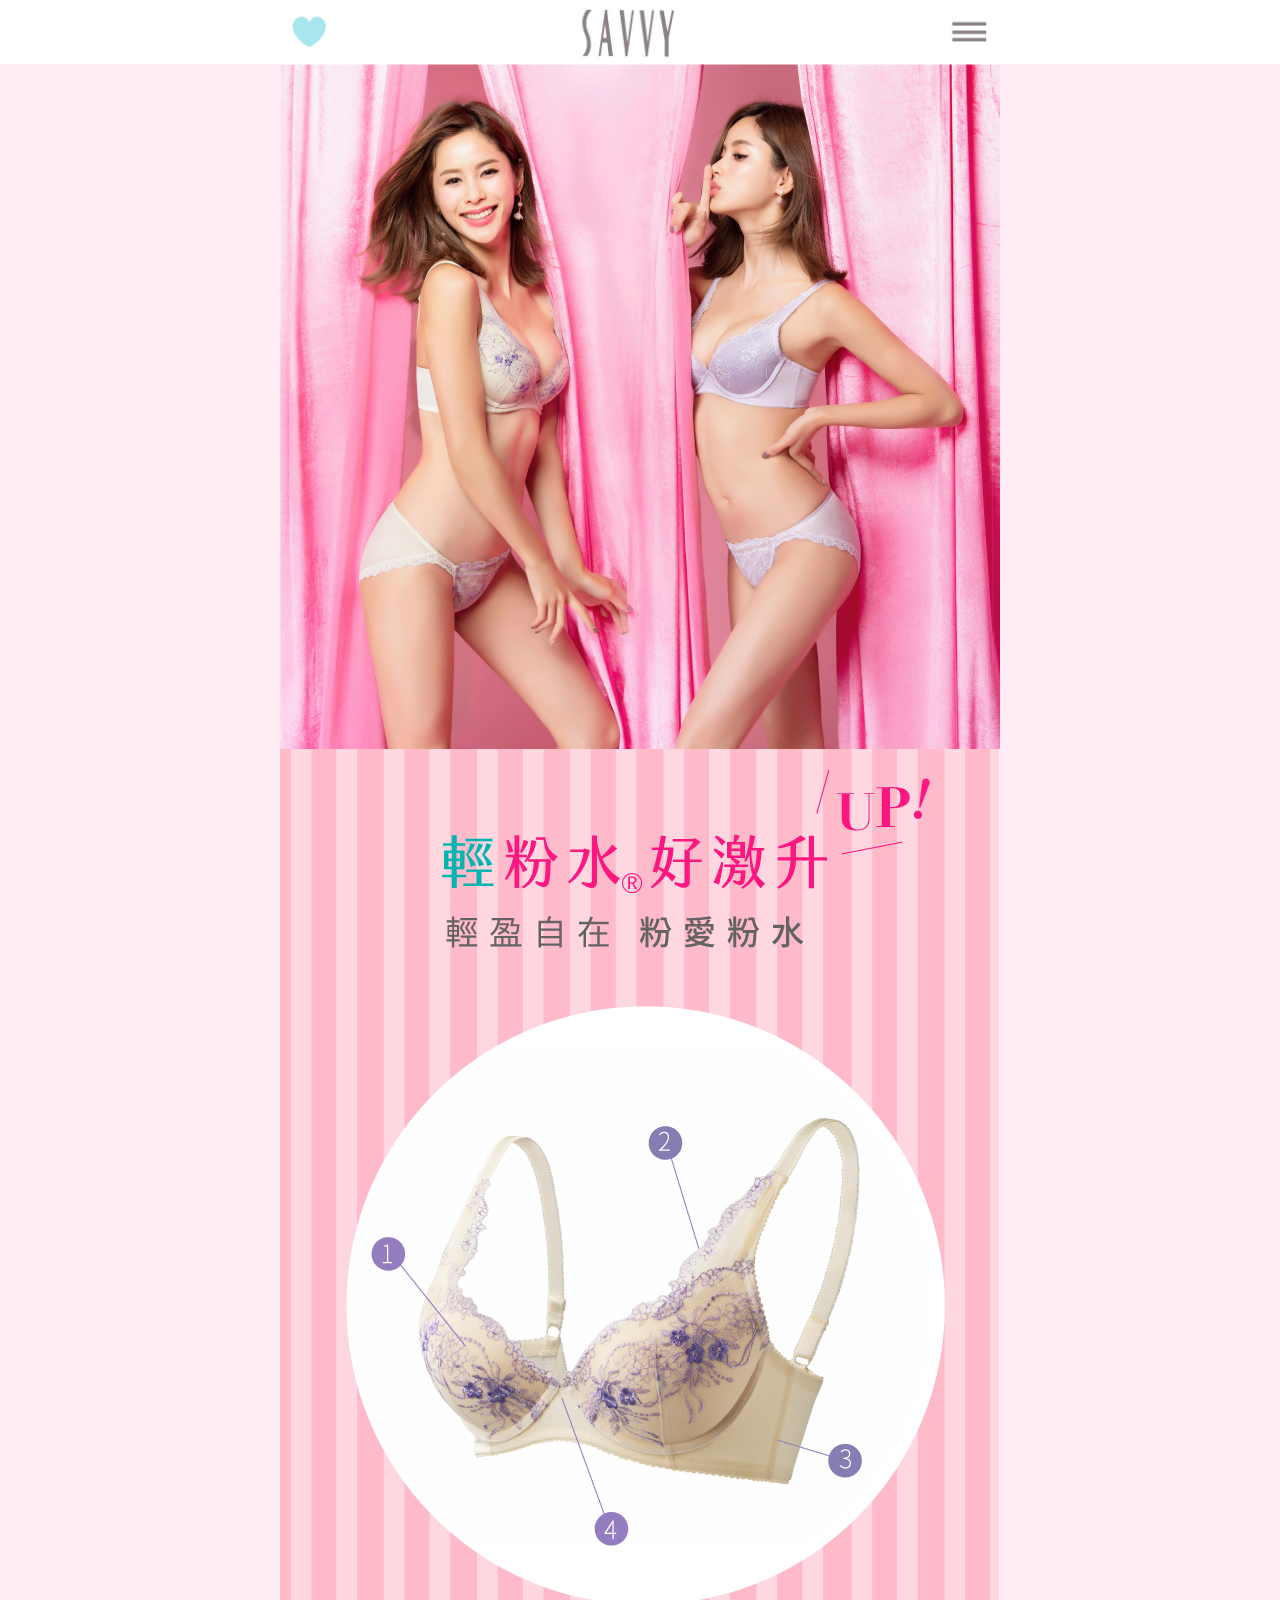
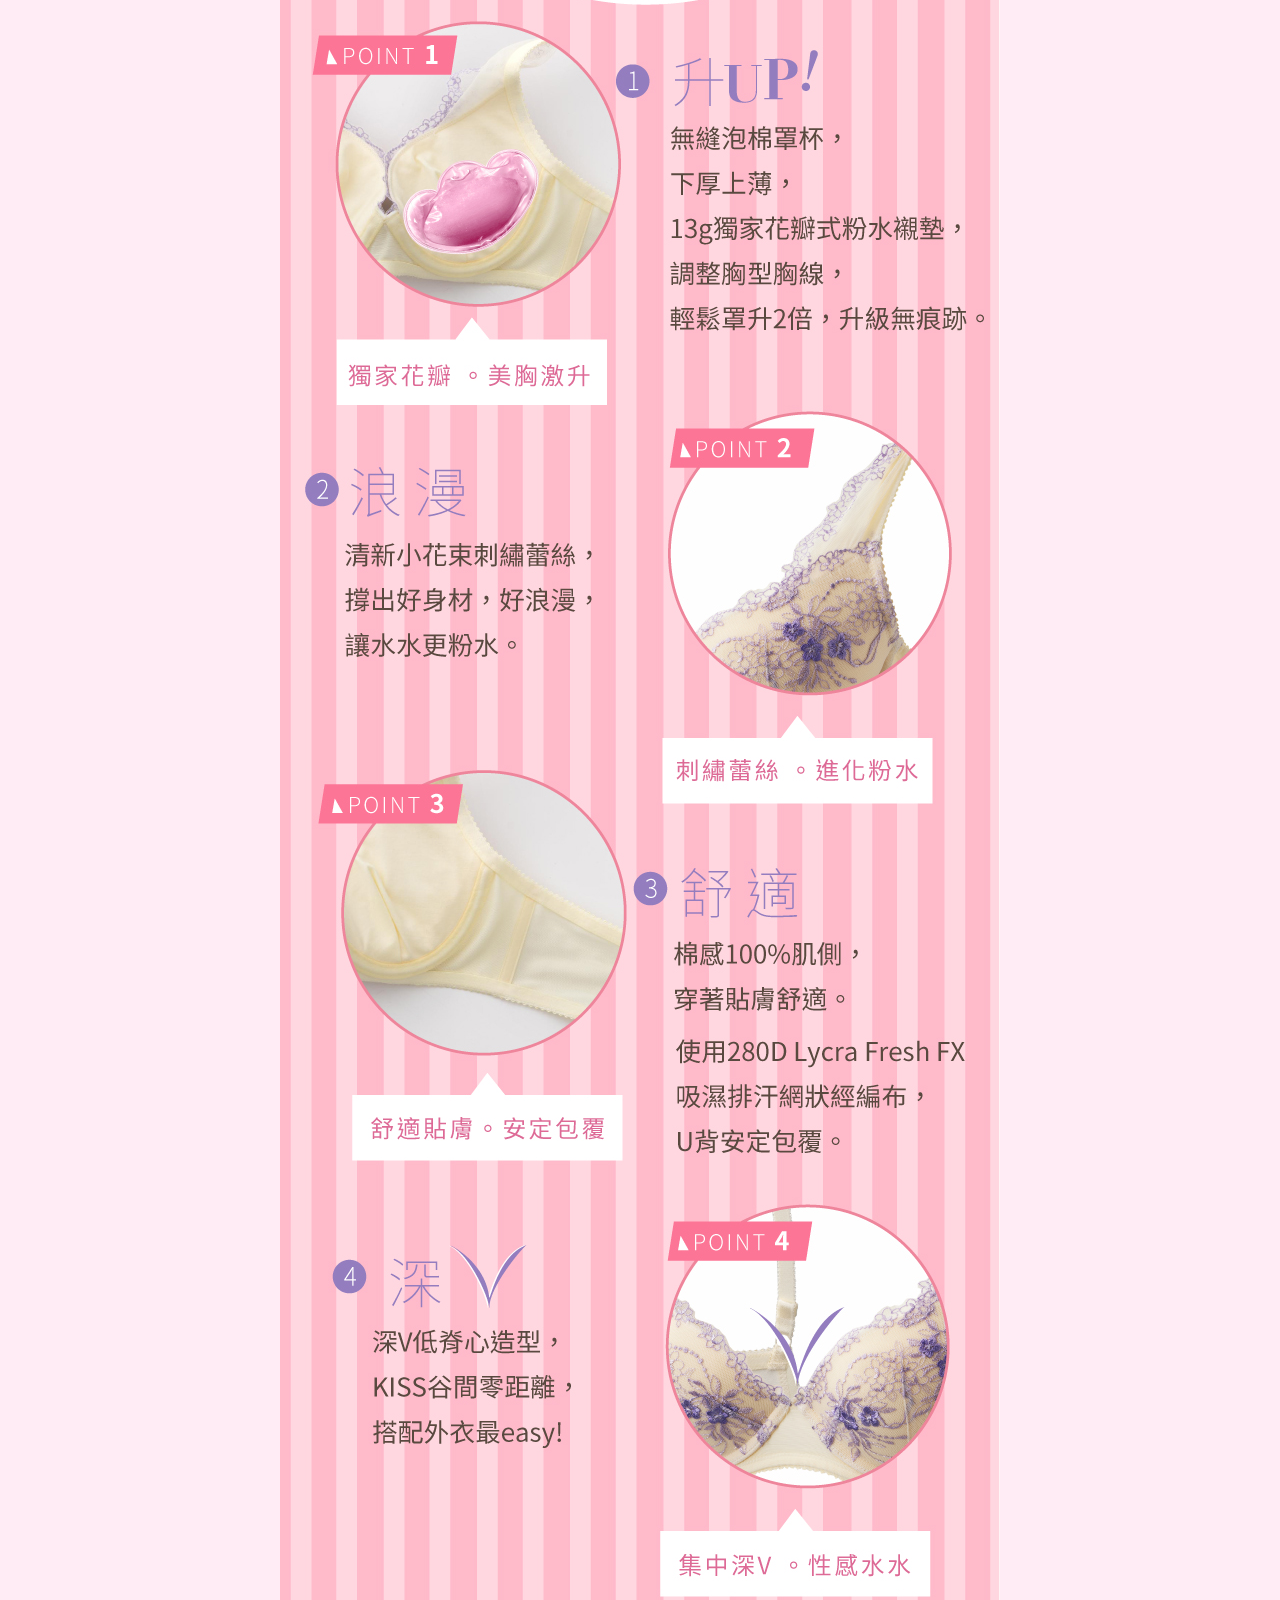
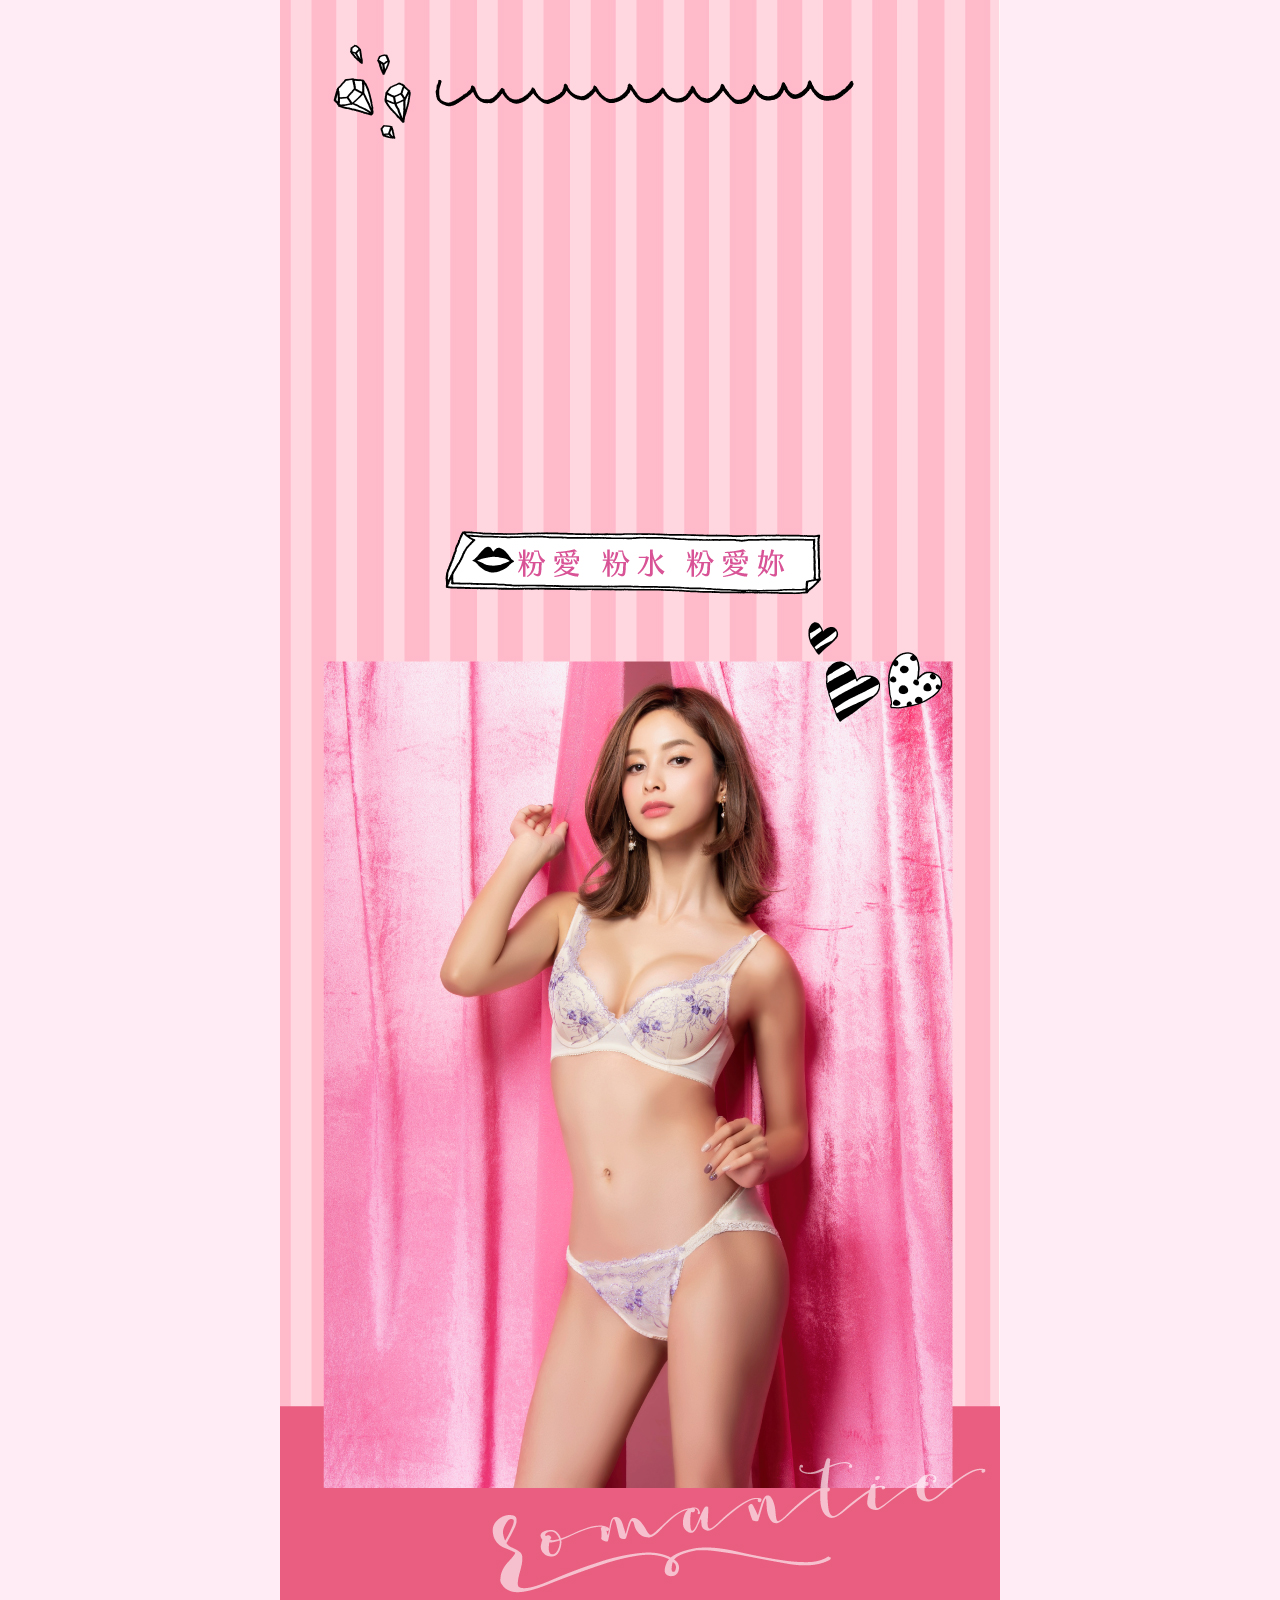
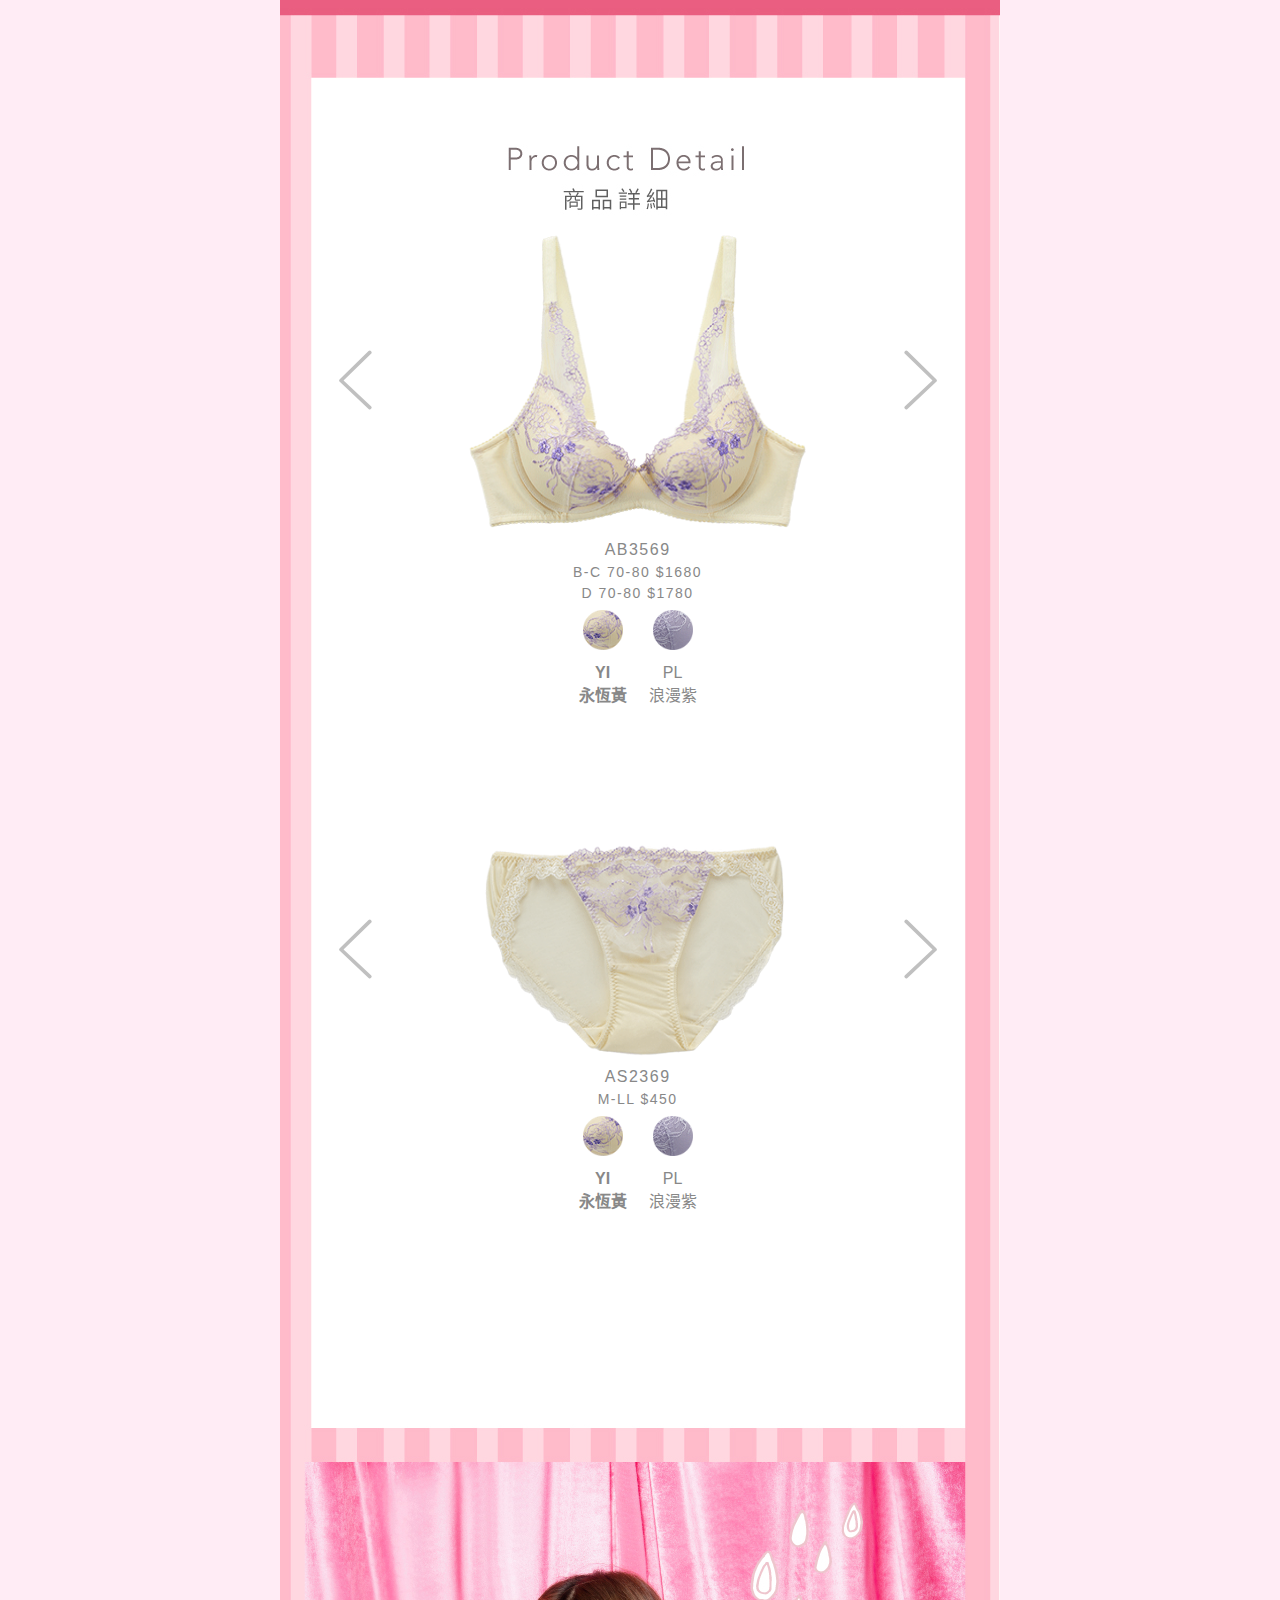
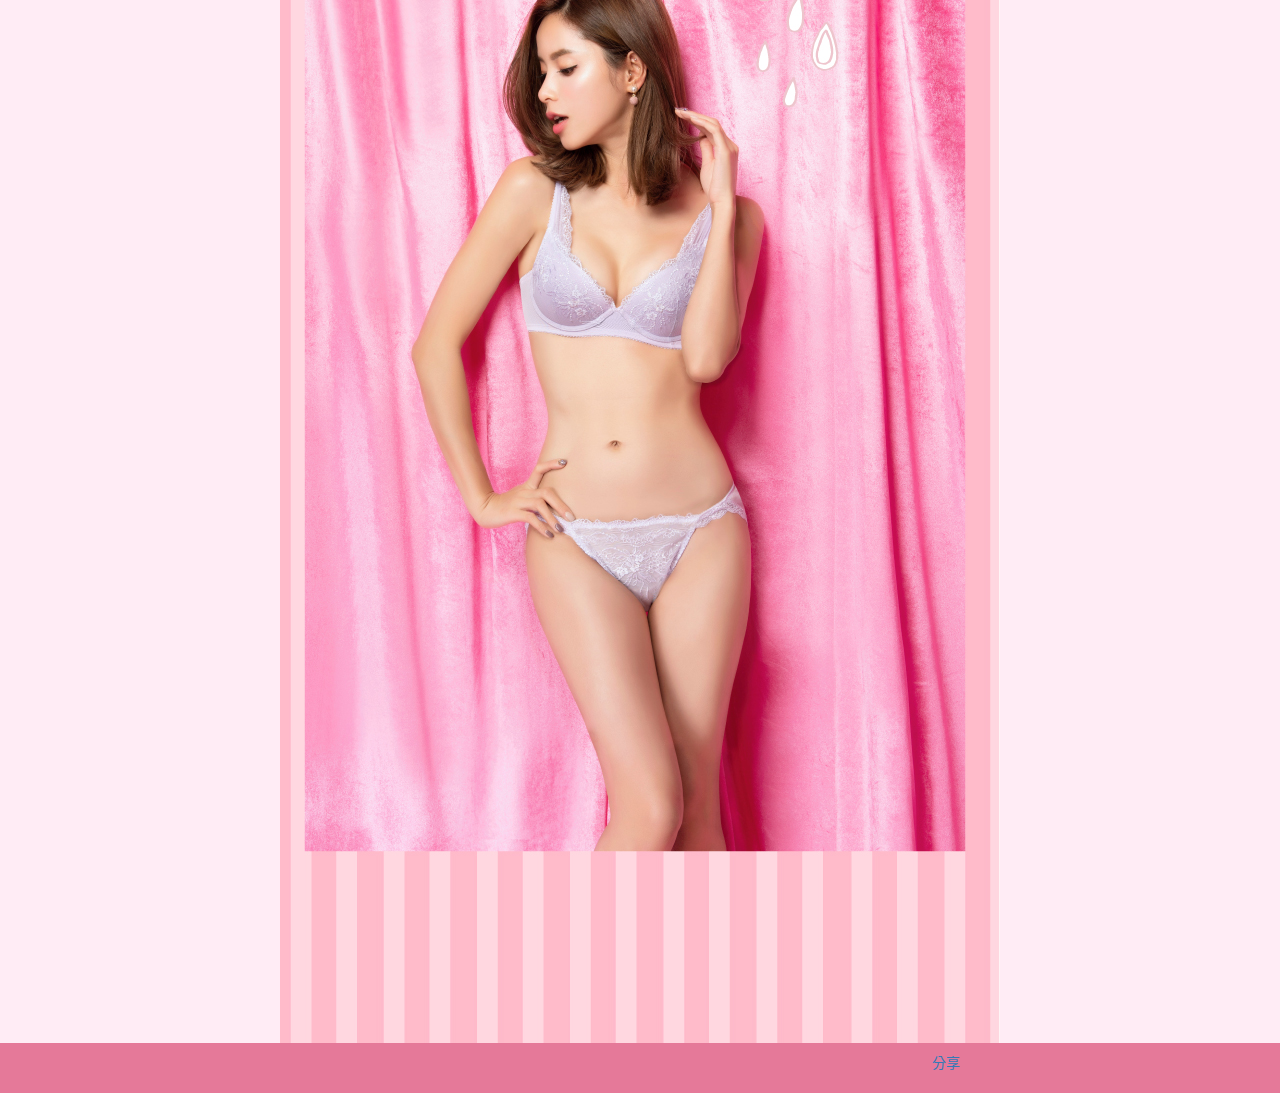
<file: savvy/pink.html>
<!DOCTYPE html>
<html lang="zh-TW">
  <head>
    <title>莎薇 心動好透氣</title>
    <meta name="description" content="春夏涼爽新體驗，打洞透氣 ELK 棉搭配冰涼紗材質。集中不悶熱，多色選擇美背設計，讓妳呈現不同風貌。">
    <meta charset="utf-8">
    <meta name="viewport" content="width=device-width, initial-scale=1, maximum-scale=3, user-scalable=yes">
    <meta property="og:url" content="http://event.wacoal.com.tw/EDM/Project3/2019SS-SV-03/pink.html">
    <meta property="og:type" content="website">
    <meta property="og:locale" content="zh_tw">
    <meta property="og:ttl" content="345600">
    <meta property="og:image" content="http://event.wacoal.com.tw/EDM/Project3/2019SS-SV-03/images/og_image.png">
    <meta property="twitter:image" content="http://event.wacoal.com.tw/EDM/Project3/2019SS-SV-03/images/og_image.png">
    <meta property="og:image:width" content="1200">
    <meta property="og:image:height" content="630">
    <meta property="og:title" content="莎薇 心動好透氣">
    <meta property="twitter:title" content="莎薇 心動好透氣">
    <meta property="og:description" content="春夏涼爽新體驗，打洞透氣 ELK 棉搭配冰涼紗材質。集中不悶熱，多色選擇美背設計，讓妳呈現不同風貌。">
    <meta property="twitter:card" content="春夏涼爽新體驗，打洞透氣 ELK 棉搭配冰涼紗材質。集中不悶熱，多色選擇美背設計，讓妳呈現不同風貌。">
    <link rel="stylesheet" href="css/normalize.css">
    <link rel="stylesheet" href="css/bootstrap.min.css">
    <link rel="stylesheet" href="css/style.css">
    <style type="text/css">
      body {
          background-color: #ffecf5;
      }
      
      @media (min-width: 10px) {
      }
      @media (min-width: 720px) {
      }
    </style>
  </head>
  <body>
    <header id="top-bar">
      <div class="container">
        <div class="row top-bar">
          <div class="col-xs-2 col-md-1"><a class="home" href="./"><img class="fit_width" src="images/top_bar/top_bar_home.png"></a></div>
          <div class="col-xs-8 col-md-10"><a href="./"><img class="center-block logo" src="images/top_bar/top_bar_logo.png"></a></div>
          <div class="col-xs-2 col-md-1"><a id="open-menu" href="javascript:void(0)"><img class="fit_width" id="menu-toggler" src="images/top_bar/top_bar_menu.png"></a>
            <div class="floating-menu toggleable" id="floating-menu">
              <nav>
                <ul>
                  <li><a href="./">
                      <div class="item">首頁</div></a></li>
                  <li><a href="./air.html">
                      <div class="item">好透氣</div></a></li>
                  <li><a href="./girl.html">
                      <div class="item">無鋼圈系列</div></a></li>
                  <li><a href="./lanzi.html">
                      <div class="item">美背百搭單品</div></a></li>
                  <li><a href="./pink.html">
                      <div class="item">輕粉水</div></a></li>
                  <li><a href="./purple.html">
                      <div class="item">好素配</div></a></li>
                  <li><a href="./water.html">
                      <div class="item">魔力推推</div></a></li>
                </ul>
              </nav>
            </div>
          </div>
        </div>
      </div>
      <div class="floating-menu-bg toggleable" id="menu-bg"></div>
      <script>
        (function() {
            var header = document.getElementById('top-bar');
            var btnOpen = document.getElementById('open-menu');
            var img = document.getElementById('menu-toggler');
            var actived = false;
        
            var toggleFn = function() {
                actived = !actived;
                Array.from(header.getElementsByClassName('toggleable'))
                    .forEach(function(dom) {
                        if (actived) {
                            dom.classList.add('actived');
                        } else {
                            dom.classList.remove('actived');
                        }
                    });
        
                img.src = actived
                    ? 'images/top_bar/top_bar_close.png'
                    : 'images/top_bar/top_bar_menu.png';
            };
        
            btnOpen.addEventListener('click', toggleFn);
            document.getElementById('floating-menu').addEventListener('click', toggleFn);
        })();
      </script>
    </header>
    <div class="container main-container">
      <!-- row 1-->
      <div class="row"><span class="anchor" id="jumpink"></span>
        <div class="col-md-12"><img class="rowbg" src="./images/bg/pink_bg_01.jpg"></div>
      </div>
      <!-- row 2-->
      <div class="row">
        <div class="col-md-12"><img class="rowbg" src="./images/bg/pink_bg_02.jpg"></div>
      </div>
      <!-- row 3-->
      <div class="row">
        <div class="col-md-12">
          <iframe class="youtube_video" id="video" style="top: 24%; left: 10%;" src="https://www.youtube.com/embed/2MnLZ5z0Lcc?controls=1&amp;rel=0" frameborder="0" allow="accelerometer; autoplay; encrypted-media; gyroscope; picture-in-picture" allowfullscreen></iframe><img class="rowbg" src="./images/bg/pink_bg_03.jpg">
        </div>
      </div>
      <!-- row 4-->
      <div class="row">
        <div class="col-md-12"><img class="rowbg" src="./images/bg/pink_bg_04.jpg"></div>
      </div>
      <!-- row 5-->
      <div class="row">
        <div class="col-md-12">
              <table class="control widgets row-table" id="row5-table" style="margin: 30% 0 0 8%">
                <tr class="row-main">
                  <td class="arrow">
                    <div class="clickable arrow-button arrow-left"></div>
                  </td>
                  <td>
                    <div class="control-result-container"><img class="control-display" src="./images/pink/ab3569_yi.png"></div>
                  </td>
                  <td class="arrow">
                    <div class="clickable arrow-button arrow-right"></div>
                  </td>
                </tr>
                <tr class="row-description">
                  <td colspan="3">
                    <div class="product-number">AB3569</div>
                    <div class="size-list">
                      <div class="size">B-C 70-80 $1680</div>
                      <div class="size">D 70-80 $1780</div>
                    </div>
                  </td>
                </tr>
                <tr class="row-circles">
                  <td class="circles-container" colspan="3"><span class="clickable circle-icon">
                      <div><img class="thumbnail" src="./images/pink/ab3569_yi_thumb.png"></div>
                      <div class="hint">YI</div>
                      <div class="hint">永恆黃</div></span><span class="clickable circle-icon">
                      <div><img class="thumbnail" src="./images/pink/ab3569_pl_thumb.png"></div>
                      <div class="hint">PL</div>
                      <div class="hint">浪漫紫</div></span>
                  </td>
                </tr>
              </table>
              <table class="control widgets row-table" id="row5-table2" style="margin: 115% 0 0 8%">
                <tr class="row-main">
                  <td class="arrow">
                    <div class="clickable arrow-button arrow-left"></div>
                  </td>
                  <td>
                    <div class="control-result-container"><img class="control-display" src="./images/pink/as2369_yi.png" style="width: 70%;"></div>
                  </td>
                  <td class="arrow">
                    <div class="clickable arrow-button arrow-right"></div>
                  </td>
                </tr>
                <tr class="row-description">
                  <td colspan="3">
                    <div class="product-number">AS2369</div>
                    <div class="size-list">
                      <div class="size">M-LL $450</div>
                    </div>
                  </td>
                </tr>
                <tr class="row-circles">
                  <td class="circles-container" colspan="3"><span class="clickable circle-icon">
                      <div><img class="thumbnail" src="./images/pink/ab3569_yi_thumb.png"></div>
                      <div class="hint">YI</div>
                      <div class="hint">永恆黃</div></span><span class="clickable circle-icon">
                      <div><img class="thumbnail" src="./images/pink/ab3569_pl_thumb.png"></div>
                      <div class="hint">PL</div>
                      <div class="hint">浪漫紫</div></span>
                  </td>
                </tr>
              </table><img class="rowbg" src="./images/bg/pink_bg_05.jpg">
        </div>
      </div>
      <!-- row 6-->
      <div class="row">
        <div class="col-md-12"><img class="rowbg" src="./images/bg/pink_bg_06.jpg"></div>
      </div>
    </div>
    <footer id="foot-bar">
      <div class="container">
        <div class="row">
          <div class="col-md-12"><span class="rest">
              <div class="fb-share-button" data-href="http://event.wacoal.com.tw/EDM/Project3/2019SS-SV-03/" data-layout="button" data-size="large" data-mobile-iframe="true"><a class="fb-xfbml-parse-ignore" target="_blank" href="https://www.facebook.com/sharer/sharer.php?u=http%3A%2F%2Fevent.wacoal.com.tw%2FEDM%2FProject3%2F2019SS-SV-03%2F&amp;amp;src=sdkpreparse">分享</a></div></span></div>
        </div>
      </div>
      <script>
        (function(d, s, id) {
            var js, fjs = d.getElementsByTagName(s)[0];
            if (d.getElementById(id)) return;
            js = d.createElement(s); js.id = id;
            js.src = 'https://connect.facebook.net/zh_TW/sdk.js#xfbml=1&version=v3.1';
            fjs.parentNode.insertBefore(js, fjs);
        })(document, 'script', 'facebook-jssdk');
      </script>
    </footer>
    <script src="js/control.js"></script>
    <script>
      WearControl.initTableById('row5-table', [
          "./images/pink/ab3569_yi.png",
          "./images/pink/ab3569_pl.png"
      ])
      WearControl.initTableById('row5-table2', [
          "./images/pink/as2369_yi.png",
          "./images/pink/as2369_pl.png"
      ])
    </script>
  </body>
</html>
</file>
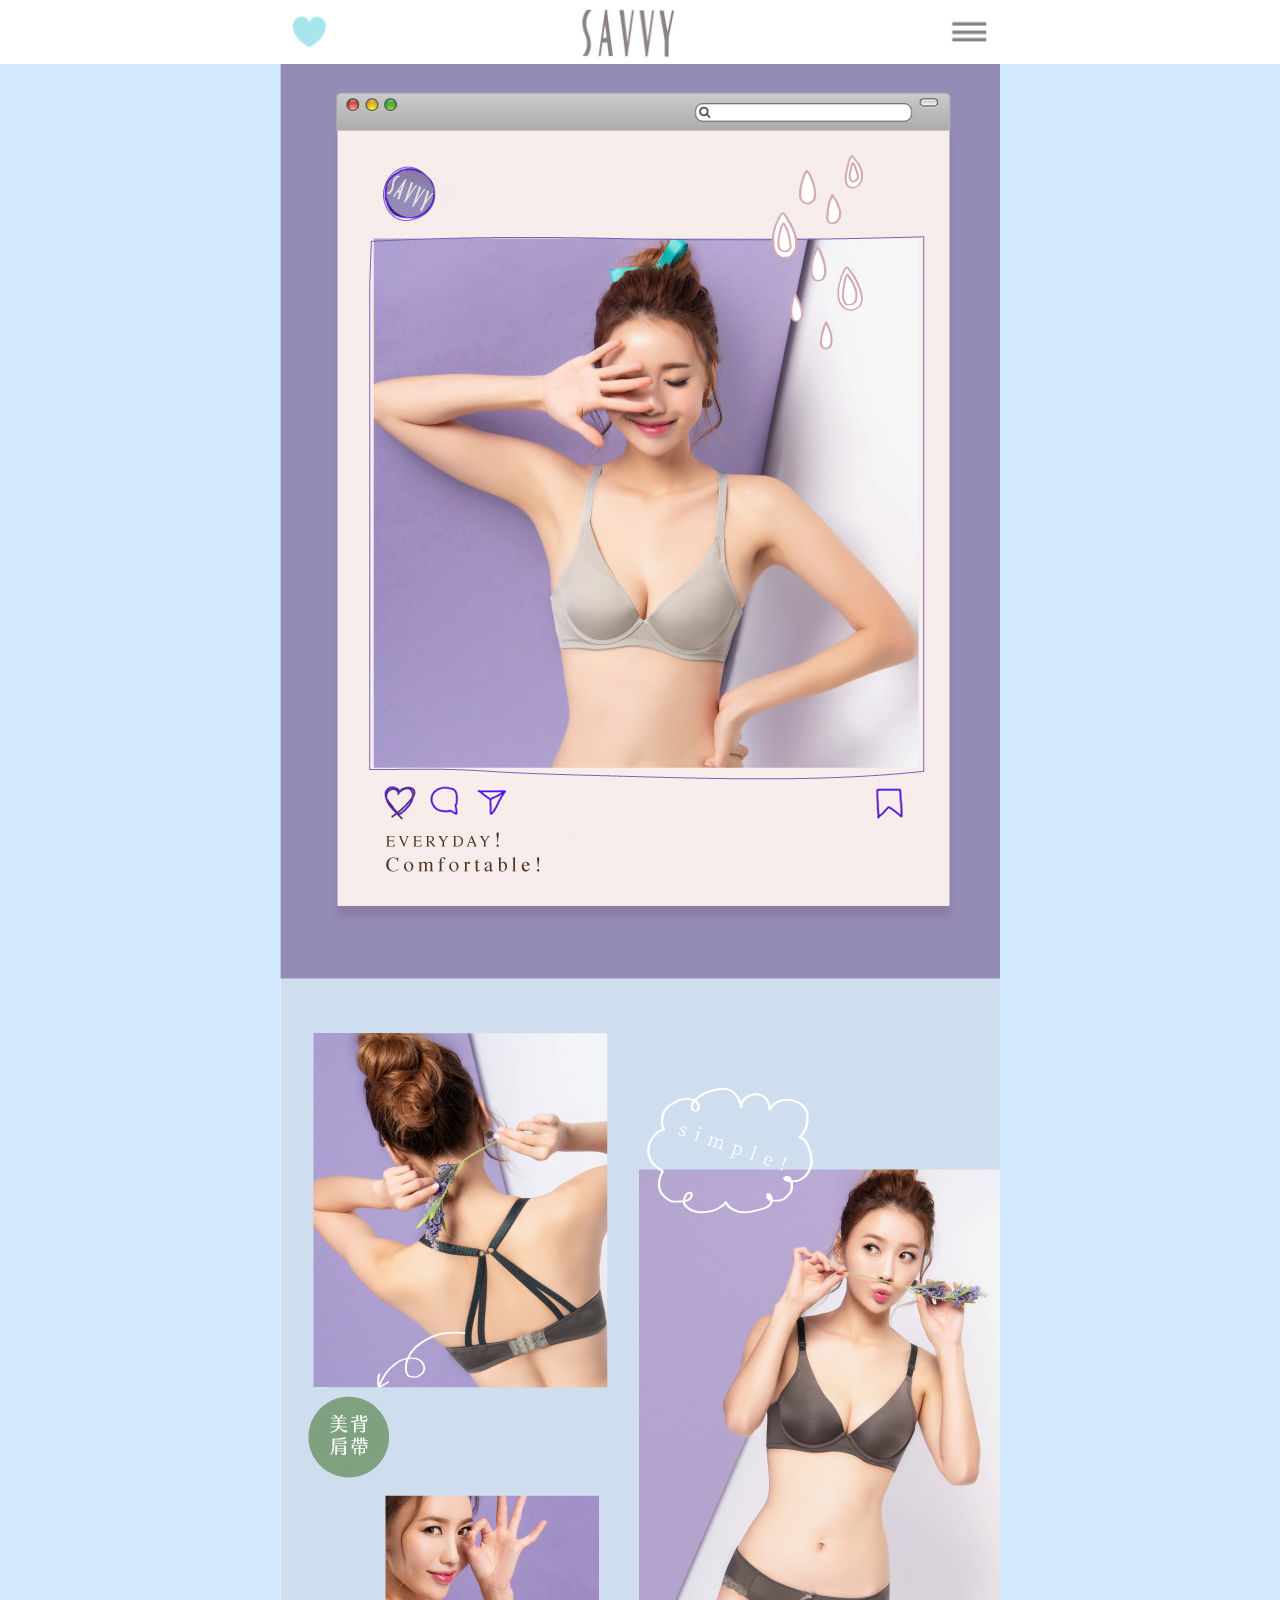
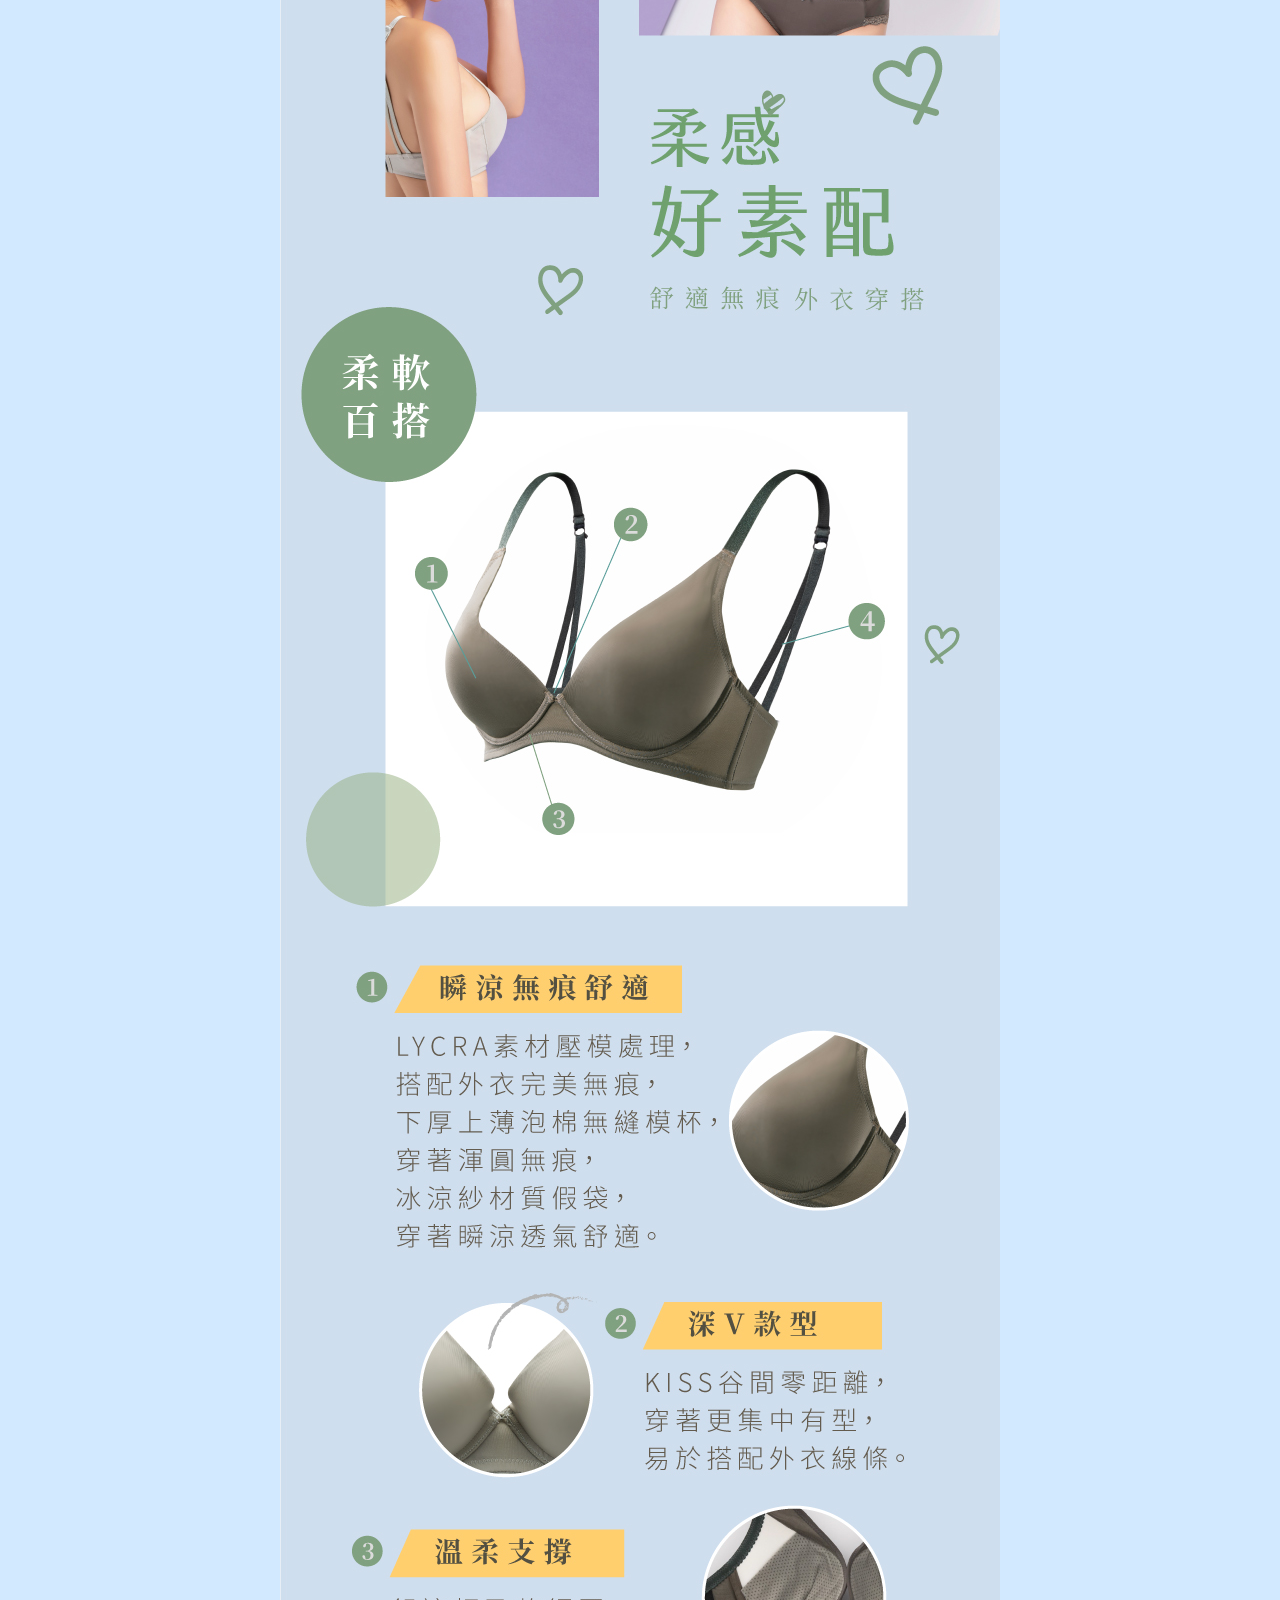
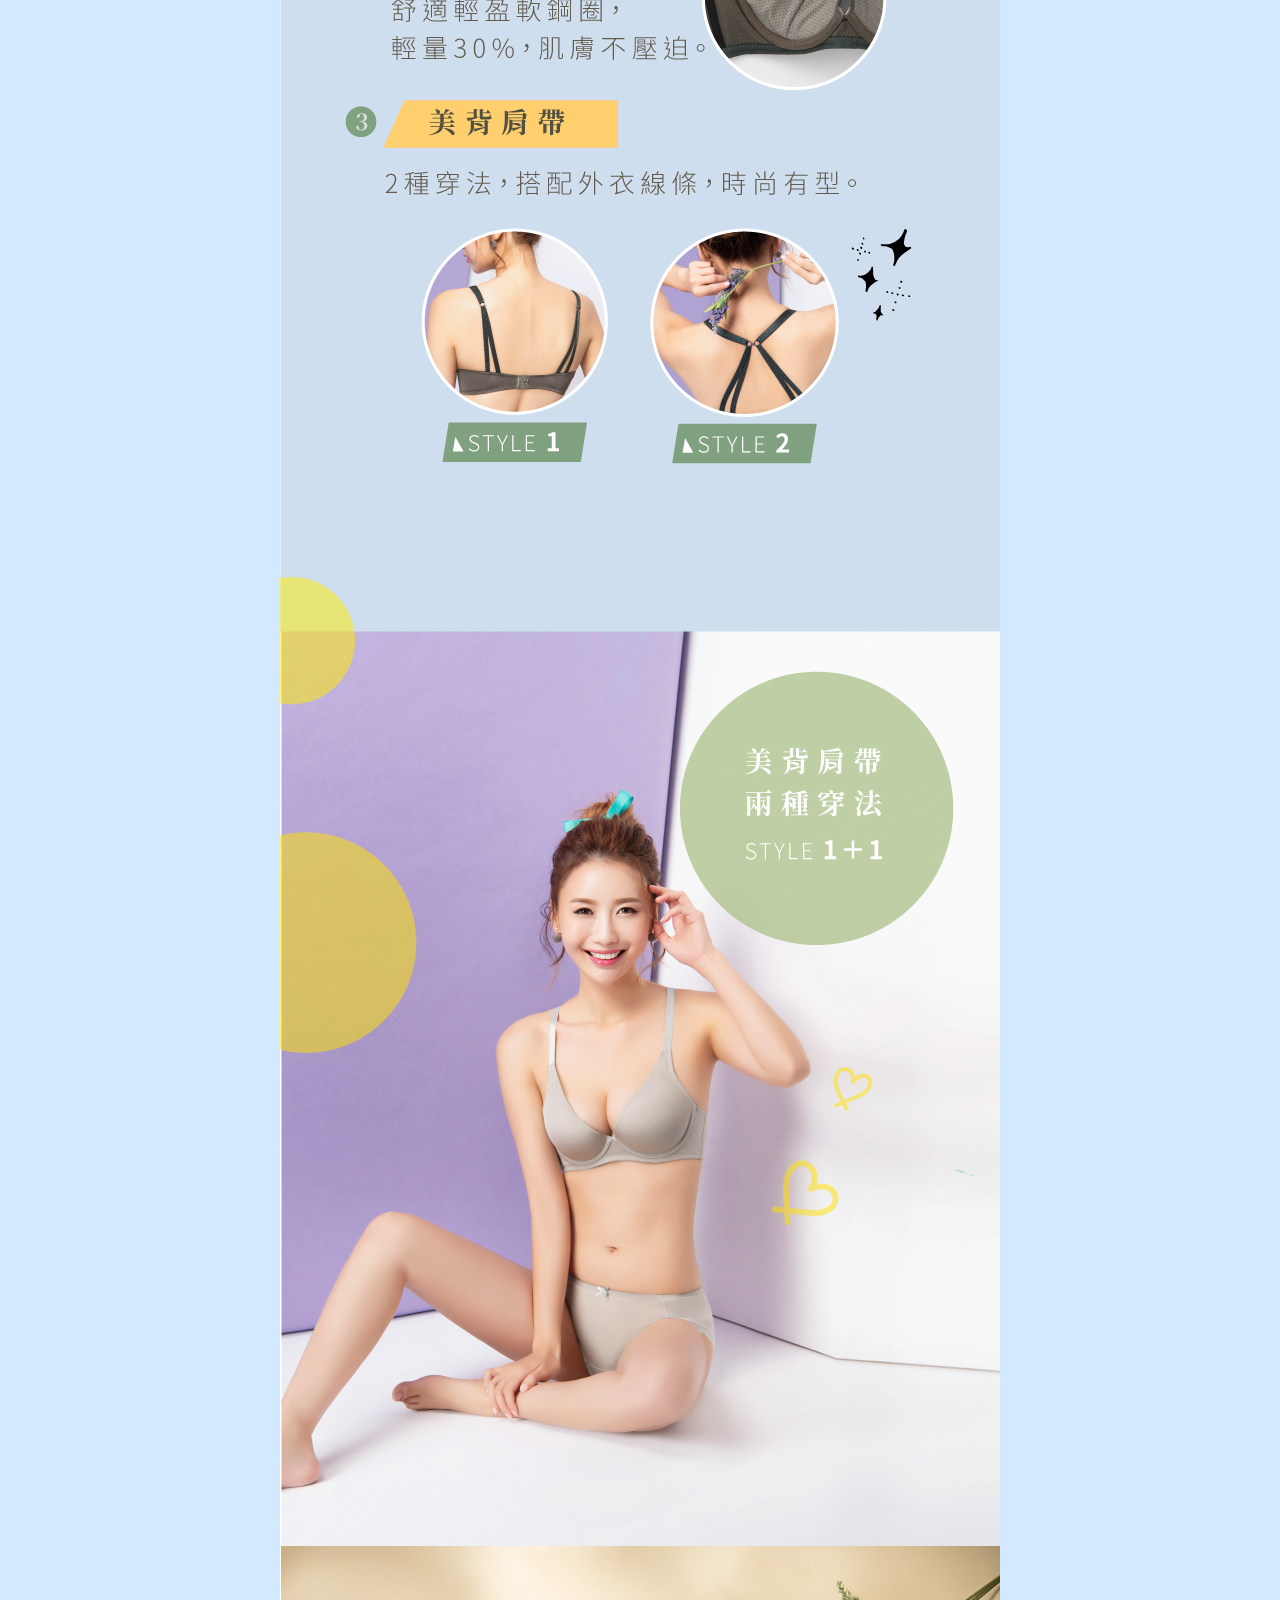
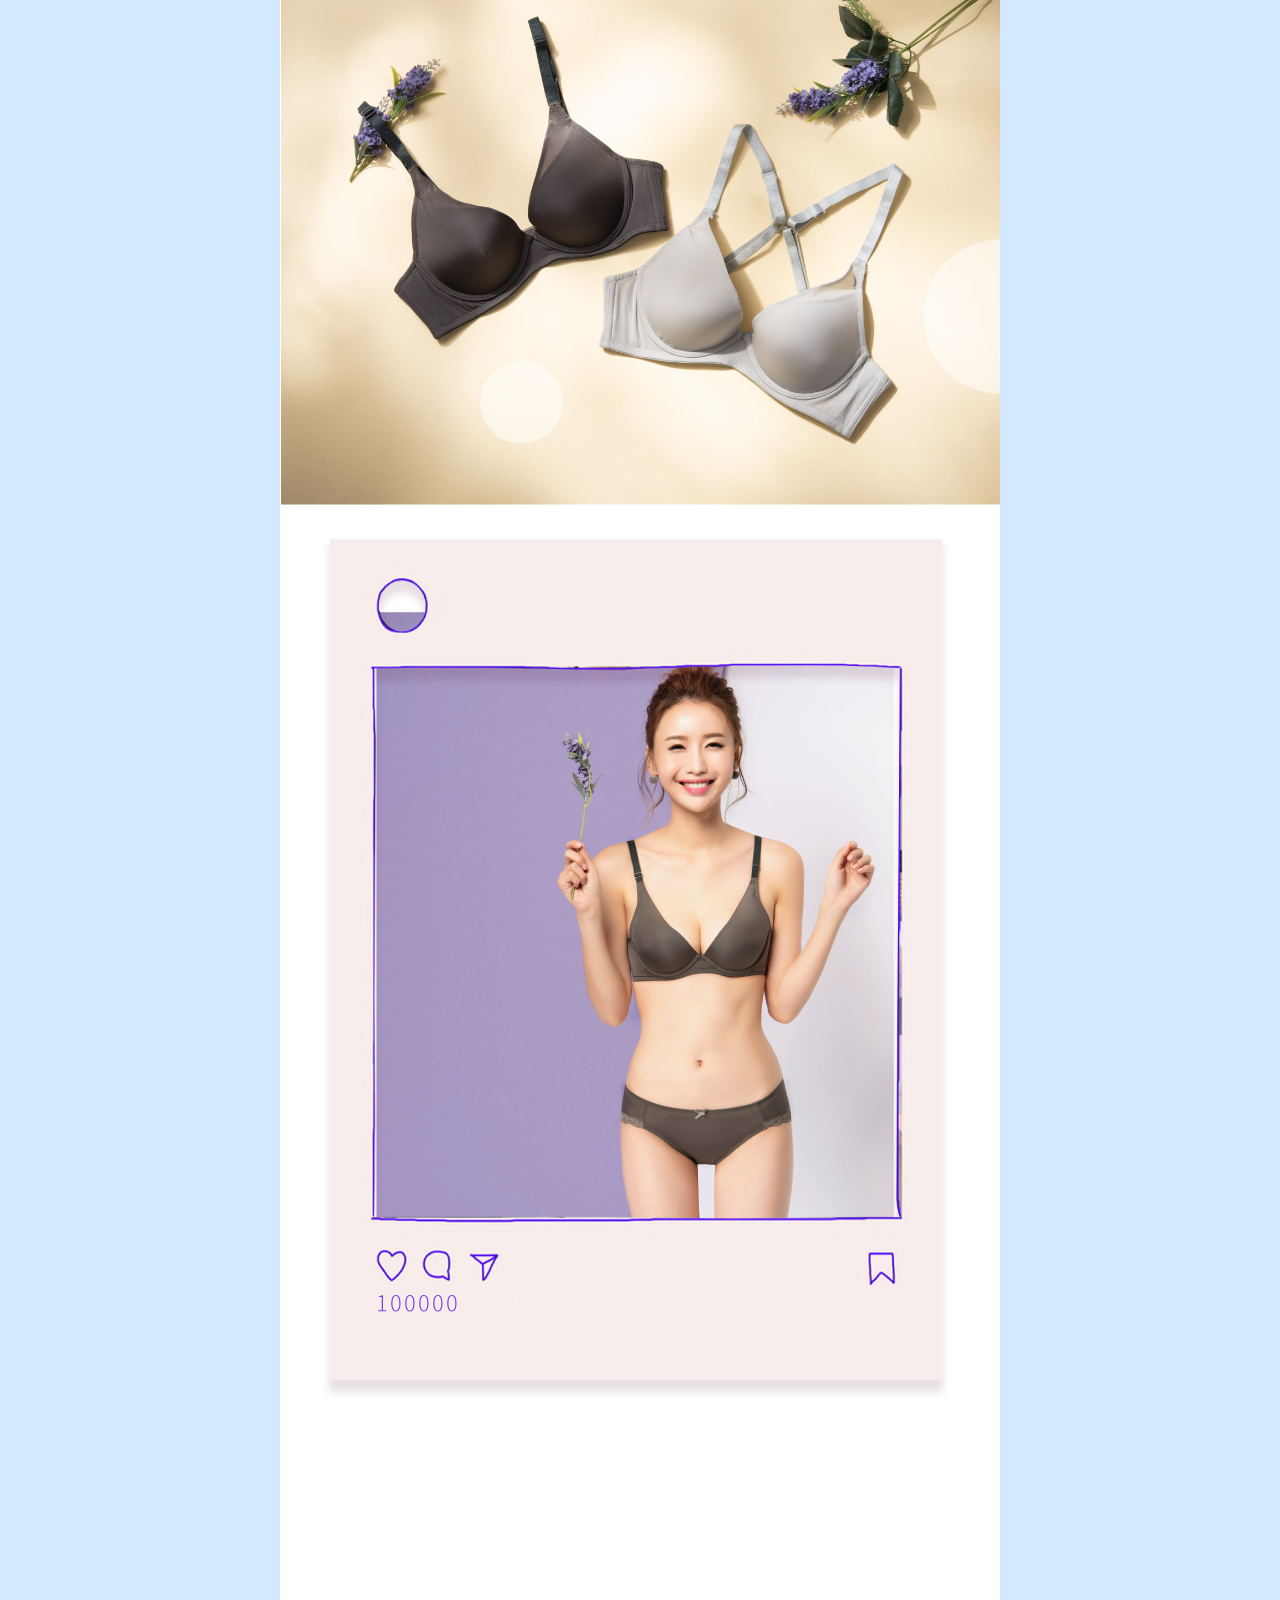
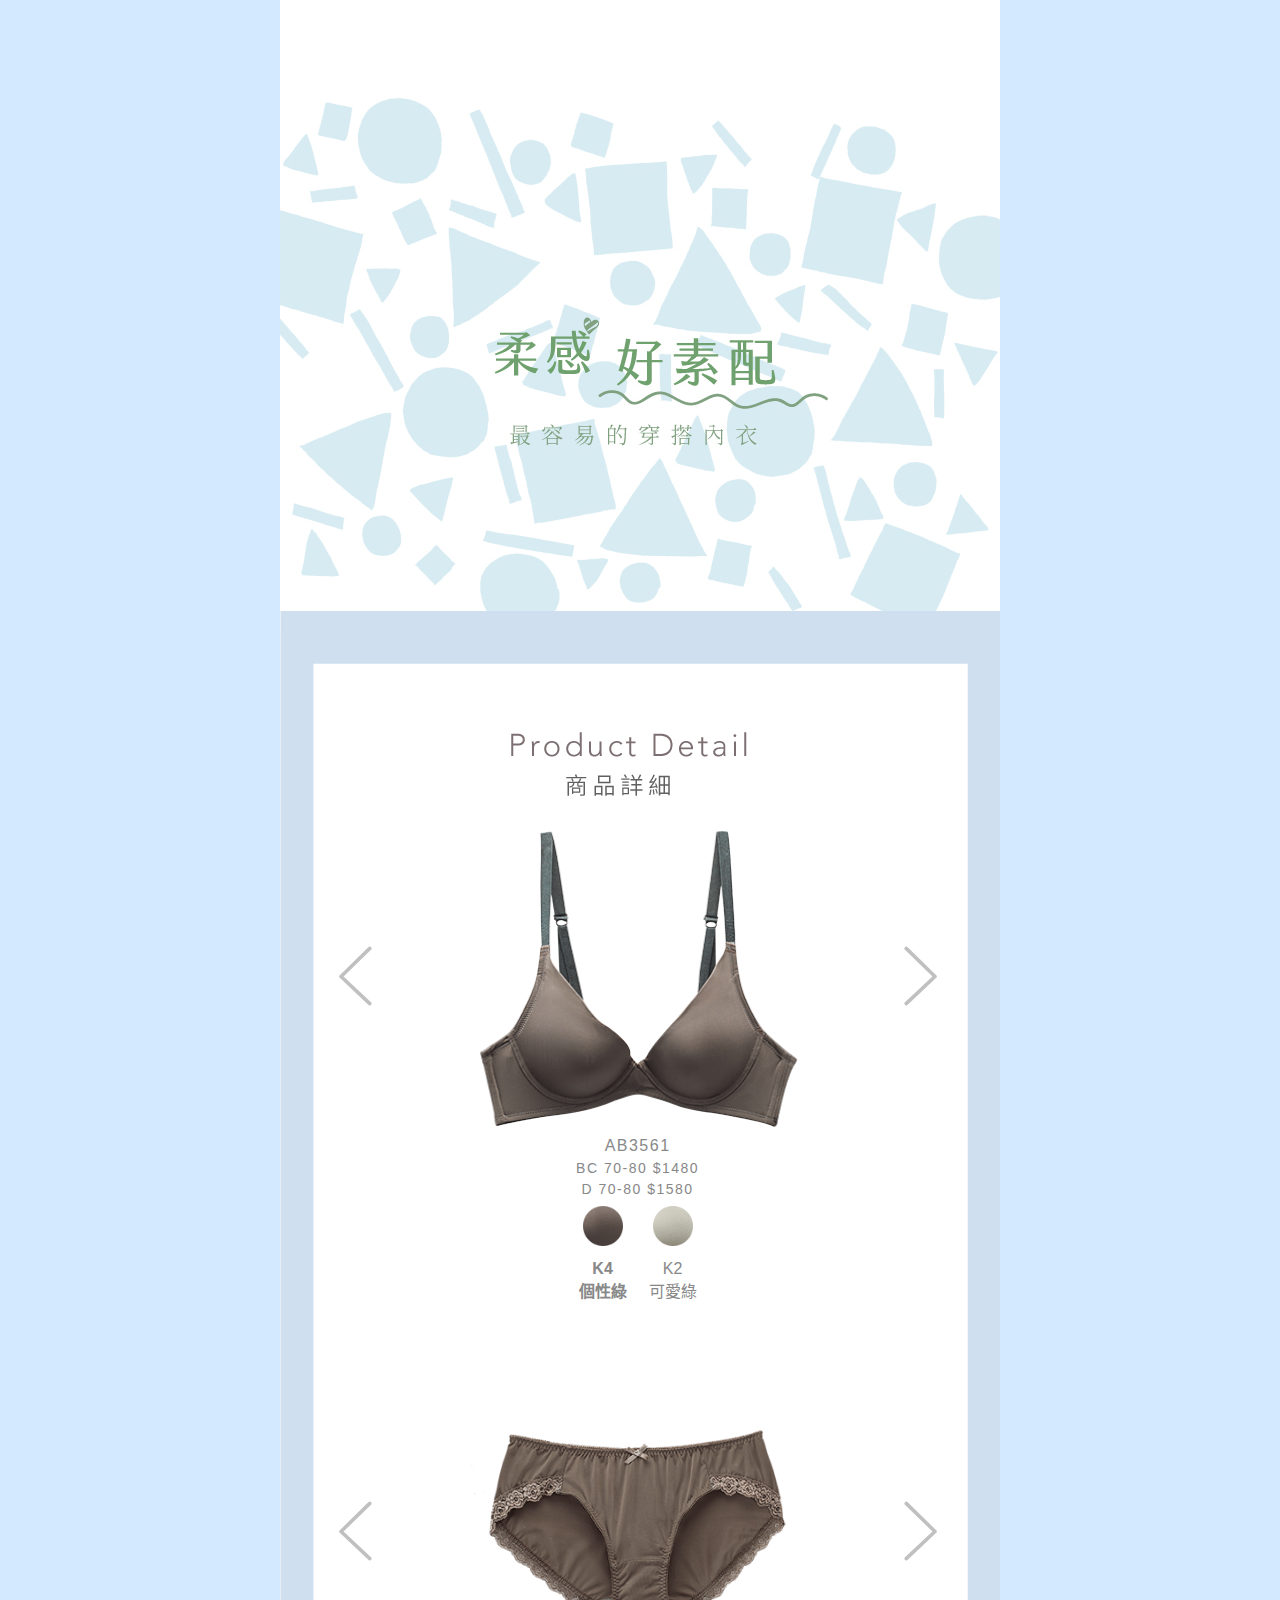
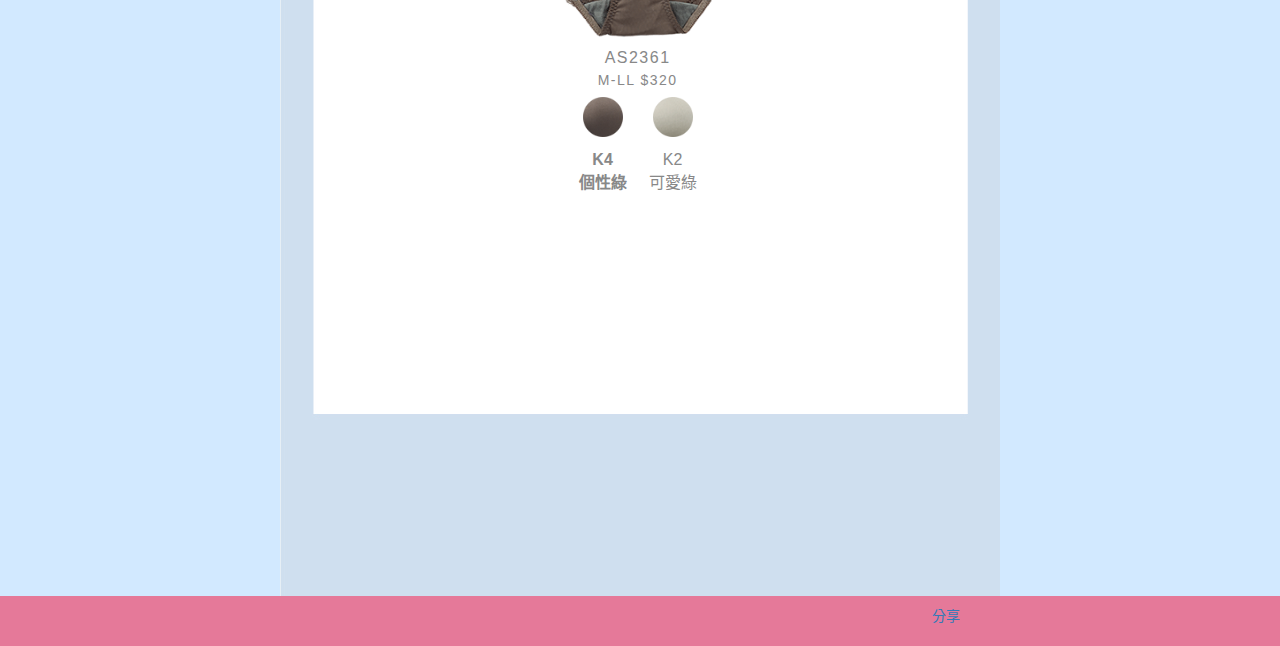
<file: savvy/purple.html>
<!DOCTYPE html>
<html lang="zh-TW">
  <head>
    <title>莎薇 心動好透氣</title>
    <meta name="description" content="春夏涼爽新體驗，打洞透氣 ELK 棉搭配冰涼紗材質。集中不悶熱，多色選擇美背設計，讓妳呈現不同風貌。">
    <meta charset="utf-8">
    <meta name="viewport" content="width=device-width, initial-scale=1, maximum-scale=3, user-scalable=yes">
    <meta property="og:url" content="http://event.wacoal.com.tw/EDM/Project3/2019SS-SV-03/purple.html">
    <meta property="og:type" content="website">
    <meta property="og:locale" content="zh_tw">
    <meta property="og:ttl" content="345600">
    <meta property="og:image" content="http://event.wacoal.com.tw/EDM/Project3/2019SS-SV-03/images/og_image.png">
    <meta property="twitter:image" content="http://event.wacoal.com.tw/EDM/Project3/2019SS-SV-03/images/og_image.png">
    <meta property="og:image:width" content="1200">
    <meta property="og:image:height" content="630">
    <meta property="og:title" content="莎薇 心動好透氣">
    <meta property="twitter:title" content="莎薇 心動好透氣">
    <meta property="og:description" content="春夏涼爽新體驗，打洞透氣 ELK 棉搭配冰涼紗材質。集中不悶熱，多色選擇美背設計，讓妳呈現不同風貌。">
    <meta property="twitter:card" content="春夏涼爽新體驗，打洞透氣 ELK 棉搭配冰涼紗材質。集中不悶熱，多色選擇美背設計，讓妳呈現不同風貌。">
    <link rel="stylesheet" href="css/normalize.css">
    <link rel="stylesheet" href="css/bootstrap.min.css">
    <link rel="stylesheet" href="css/style.css">
    <style type="text/css">
      body {
          background-color: #d2e9ff;
      }
      
    </style>
  </head>
  <body>
    <header id="top-bar">
      <div class="container">
        <div class="row top-bar">
          <div class="col-xs-2 col-md-1"><a class="home" href="./"><img class="fit_width" src="images/top_bar/top_bar_home.png"></a></div>
          <div class="col-xs-8 col-md-10"><a href="./"><img class="center-block logo" src="images/top_bar/top_bar_logo.png"></a></div>
          <div class="col-xs-2 col-md-1"><a id="open-menu" href="javascript:void(0)"><img class="fit_width" id="menu-toggler" src="images/top_bar/top_bar_menu.png"></a>
            <div class="floating-menu toggleable" id="floating-menu">
              <nav>
                <ul>
                  <li><a href="./">
                      <div class="item">首頁</div></a></li>
                  <li><a href="./air.html">
                      <div class="item">好透氣</div></a></li>
                  <li><a href="./girl.html">
                      <div class="item">無鋼圈系列</div></a></li>
                  <li><a href="./lanzi.html">
                      <div class="item">美背百搭單品</div></a></li>
                  <li><a href="./pink.html">
                      <div class="item">輕粉水</div></a></li>
                  <li><a href="./purple.html">
                      <div class="item">好素配</div></a></li>
                  <li><a href="./water.html">
                      <div class="item">魔力推推</div></a></li>
                </ul>
              </nav>
            </div>
          </div>
        </div>
      </div>
      <div class="floating-menu-bg toggleable" id="menu-bg"></div>
      <script>
        (function() {
            var header = document.getElementById('top-bar');
            var btnOpen = document.getElementById('open-menu');
            var img = document.getElementById('menu-toggler');
            var actived = false;
        
            var toggleFn = function() {
                actived = !actived;
                Array.from(header.getElementsByClassName('toggleable'))
                    .forEach(function(dom) {
                        if (actived) {
                            dom.classList.add('actived');
                        } else {
                            dom.classList.remove('actived');
                        }
                    });
        
                img.src = actived
                    ? 'images/top_bar/top_bar_close.png'
                    : 'images/top_bar/top_bar_menu.png';
            };
        
            btnOpen.addEventListener('click', toggleFn);
            document.getElementById('floating-menu').addEventListener('click', toggleFn);
        })();
      </script>
    </header>
    <div class="container main-container">
      <!-- row 1-->
      <div class="row"><span class="anchor" id="jumping"></span>
        <div class="col-md-12"><img class="rowbg" src="./images/bg/purple_bg_01.jpg"></div>
      </div>
      <!-- row 2-->
      <div class="row">
        <div class="col-md-12"><img class="rowbg" src="./images/bg/purple_bg_02.jpg"></div>
      </div>
      <!-- row 3-->
      <div class="row">
        <div class="col-md-12"><img class="rowbg" src="./images/bg/purple_bg_03.jpg"></div>
      </div>
      <!-- row 4-->
      <div class="row">
        <div class="col-md-12"><img class="rowbg" src="./images/bg/purple_bg_04.jpg"></div>
      </div>
      <!-- row 5-->
      <div class="row">
        <div class="col-md-12"><img class="rowbg" src="./images/bg/purple_bg_05.jpg"></div>
      </div>
      <!-- row 6-->
      <div class="row">
        <div class="col-md-12">
          <iframe class="youtube_video" id="video" style="top: 12%; left: 10%;" src="https://www.youtube.com/embed/0Jnqzz4q1yE?controls=1&amp;rel=0" frameborder="0" allow="accelerometer; autoplay; encrypted-media; gyroscope; picture-in-picture" allowfullscreen></iframe><img class="rowbg" src="./images/bg/purple_bg_06.jpg">
        </div>
      </div>
      <!-- row 7-->
      <div class="row">
        <div class="col-md-12">
              <table class="control widgets row-table" id="row7-table" style="margin: 30% 0 0 8%">
                <tr class="row-main">
                  <td class="arrow">
                    <div class="clickable arrow-button arrow-left"></div>
                  </td>
                  <td>
                    <div class="control-result-container"><img class="control-display" src="./images/purple/ab3561_k4.png"></div>
                  </td>
                  <td class="arrow">
                    <div class="clickable arrow-button arrow-right"></div>
                  </td>
                </tr>
                <tr class="row-description">
                  <td colspan="3">
                    <div class="product-number">AB3561</div>
                    <div class="size-list">
                      <div class="size">BC 70-80 $1480</div>
                      <div class="size">D 70-80 $1580</div>
                    </div>
                  </td>
                </tr>
                <tr class="row-circles">
                  <td class="circles-container" colspan="3"><span class="clickable circle-icon">
                      <div><img class="thumbnail" src="./images/purple/ab2361_k4_thumb.png"></div>
                      <div class="hint">K4</div>
                      <div class="hint">個性綠</div></span><span class="clickable circle-icon">
                      <div><img class="thumbnail" src="./images/purple/ab2361_k2_thumb.png"></div>
                      <div class="hint">K2</div>
                      <div class="hint">可愛綠</div></span>
                  </td>
                </tr>
              </table>
              <table class="control widgets row-table" id="row7-table2" style="margin: 113% 0 0 8%">
                <tr class="row-main">
                  <td class="arrow">
                    <div class="clickable arrow-button arrow-left"></div>
                  </td>
                  <td>
                    <div class="control-result-container"><img class="control-display" src="./images/purple/as2361_k4.png" style="width: 70%;"></div>
                  </td>
                  <td class="arrow">
                    <div class="clickable arrow-button arrow-right"></div>
                  </td>
                </tr>
                <tr class="row-description">
                  <td colspan="3">
                    <div class="product-number">AS2361</div>
                    <div class="size-list">
                      <div class="size">M-LL $320</div>
                    </div>
                  </td>
                </tr>
                <tr class="row-circles">
                  <td class="circles-container" colspan="3"><span class="clickable circle-icon">
                      <div><img class="thumbnail" src="./images/purple/ab2361_k4_thumb.png"></div>
                      <div class="hint">K4</div>
                      <div class="hint">個性綠</div></span><span class="clickable circle-icon">
                      <div><img class="thumbnail" src="./images/purple/ab2361_k2_thumb.png"></div>
                      <div class="hint">K2</div>
                      <div class="hint">可愛綠</div></span>
                  </td>
                </tr>
              </table><img class="rowbg" src="./images/bg/purple_bg_07.jpg">
        </div>
      </div>
    </div>
    <footer id="foot-bar">
      <div class="container">
        <div class="row">
          <div class="col-md-12"><span class="rest">
              <div class="fb-share-button" data-href="http://event.wacoal.com.tw/EDM/Project3/2019SS-SV-03/" data-layout="button" data-size="large" data-mobile-iframe="true"><a class="fb-xfbml-parse-ignore" target="_blank" href="https://www.facebook.com/sharer/sharer.php?u=http%3A%2F%2Fevent.wacoal.com.tw%2FEDM%2FProject3%2F2019SS-SV-03%2F&amp;amp;src=sdkpreparse">分享</a></div></span></div>
        </div>
      </div>
      <script>
        (function(d, s, id) {
            var js, fjs = d.getElementsByTagName(s)[0];
            if (d.getElementById(id)) return;
            js = d.createElement(s); js.id = id;
            js.src = 'https://connect.facebook.net/zh_TW/sdk.js#xfbml=1&version=v3.1';
            fjs.parentNode.insertBefore(js, fjs);
        })(document, 'script', 'facebook-jssdk');
      </script>
    </footer>
    <script src="js/control.js"></script>
    <script>
      WearControl.initTableById('row7-table', [
          "./images/purple/ab3561_k4.png",
          "./images/purple/ab3561_k2.png"
      ])
      WearControl.initTableById('row7-table2', [
          "./images/purple/as2361_k4.png",
          "./images/purple/as2361_k2.png"
      ])
    </script>
  </body>
</html>
</file>
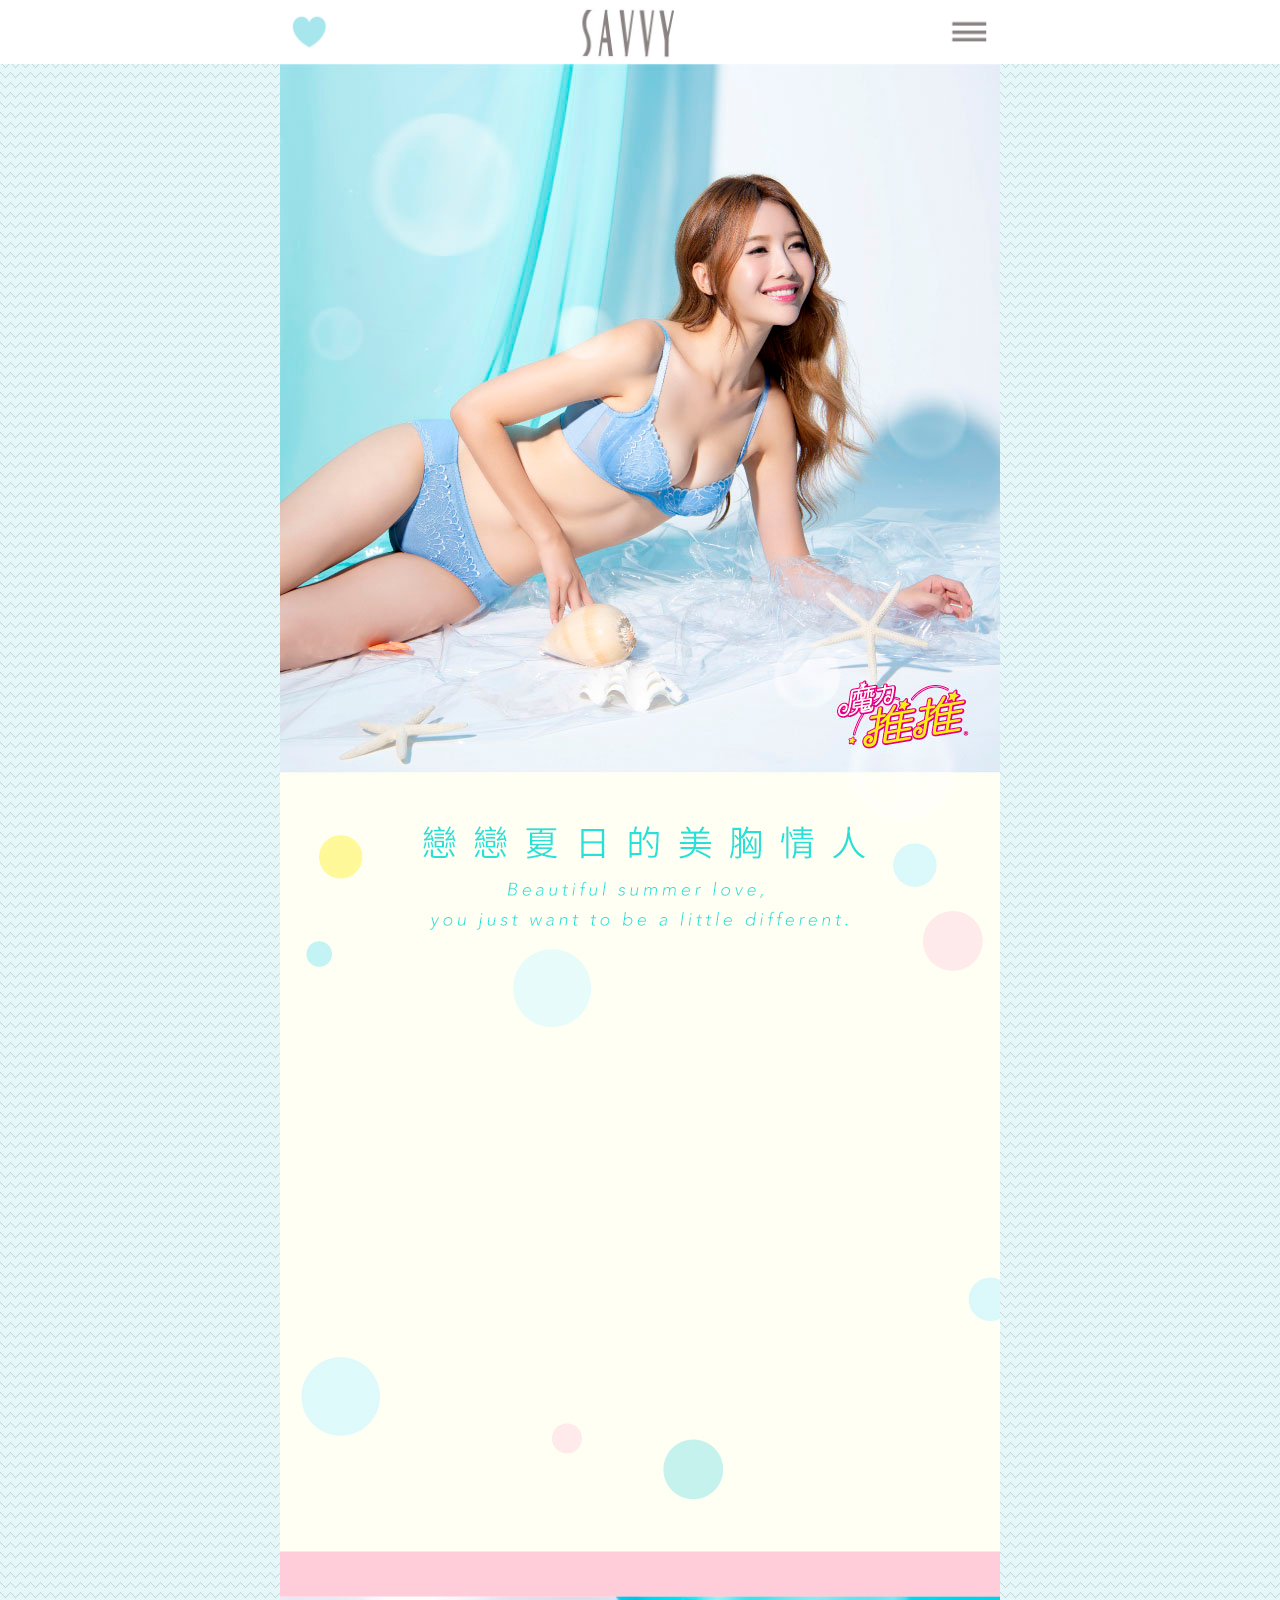
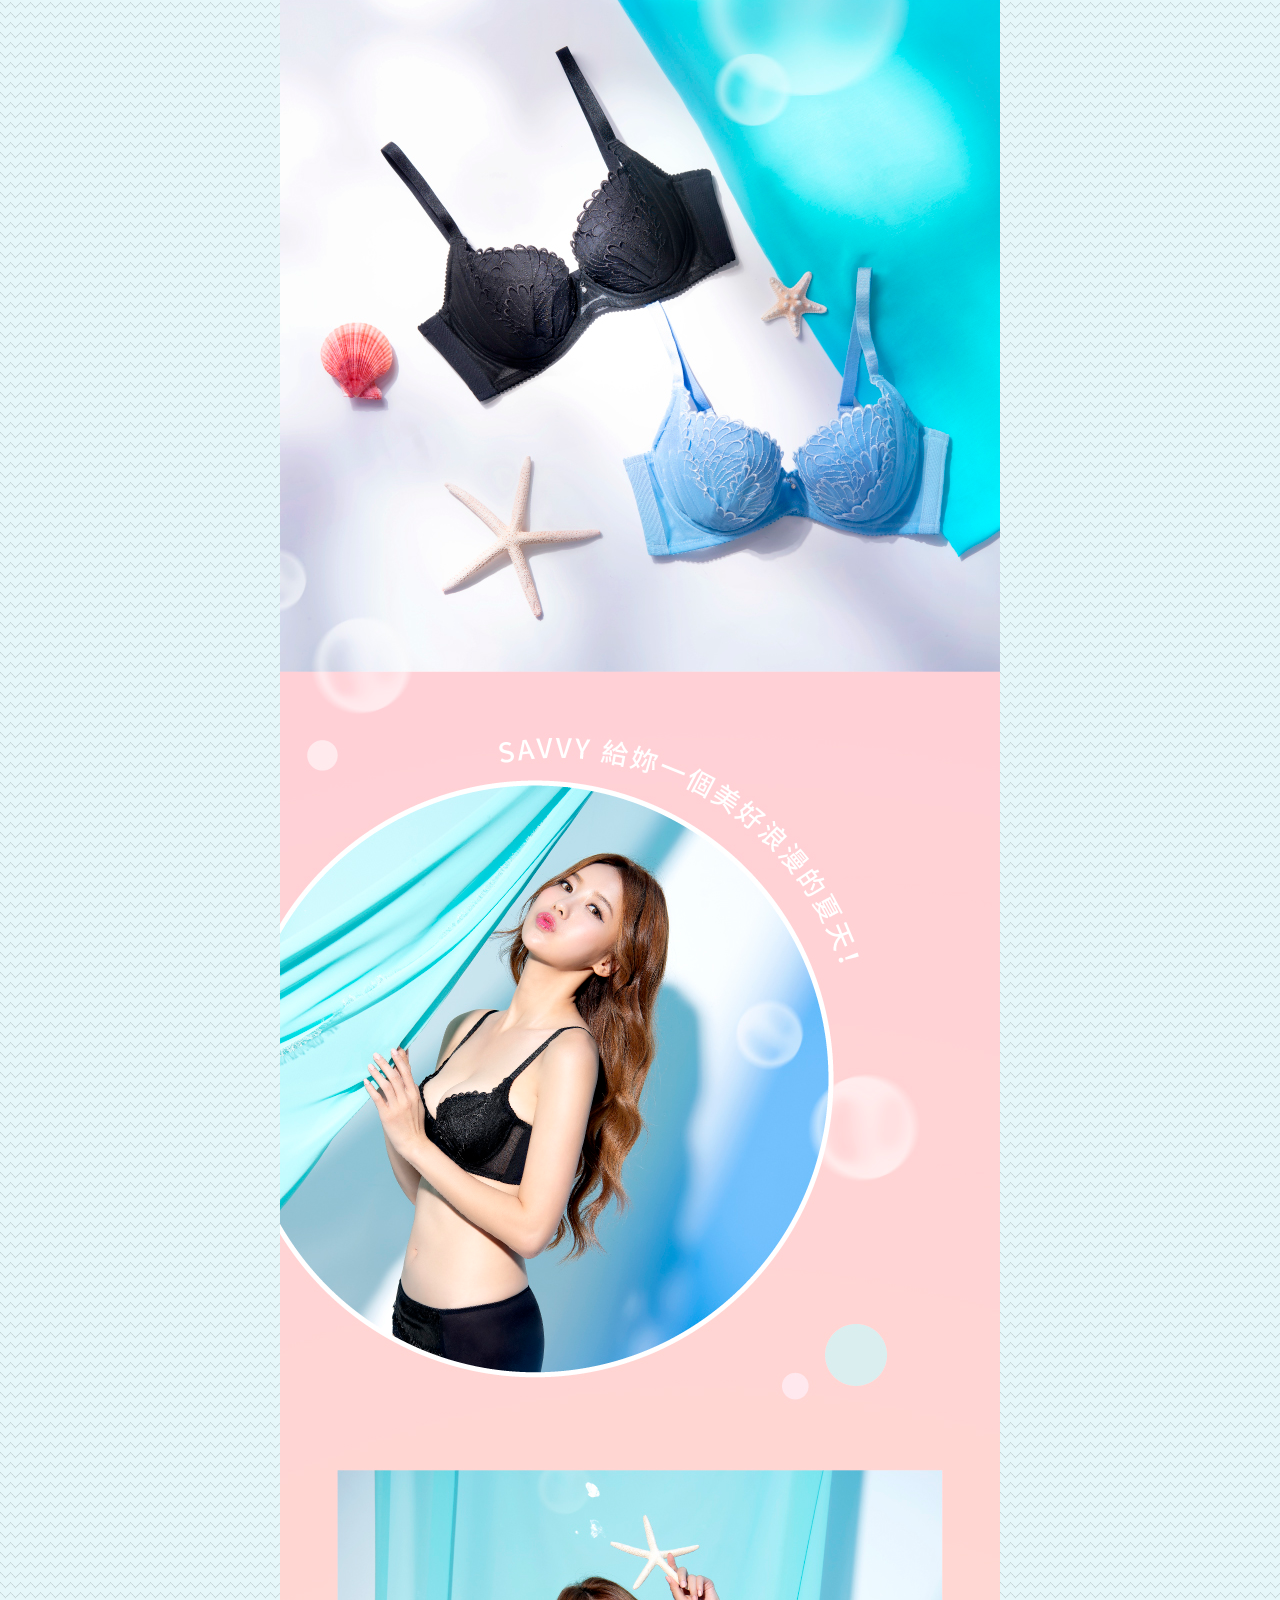
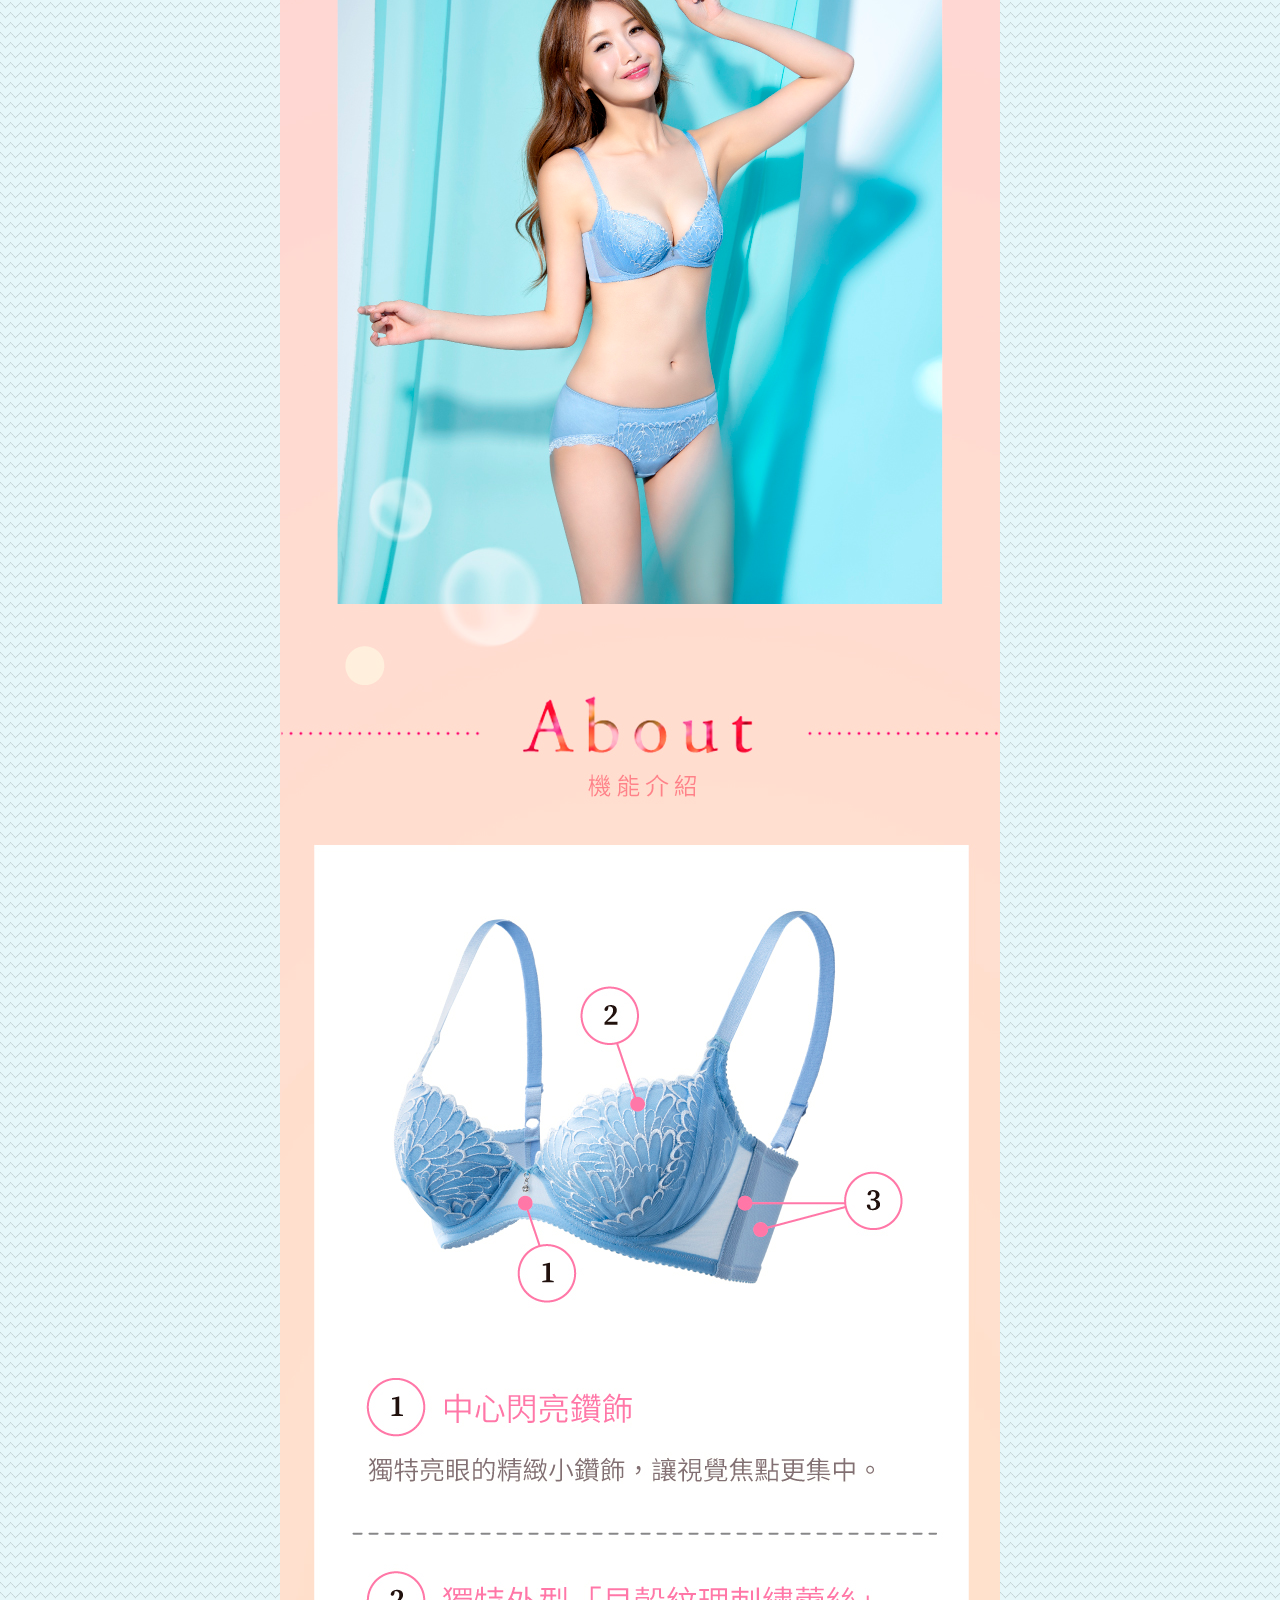
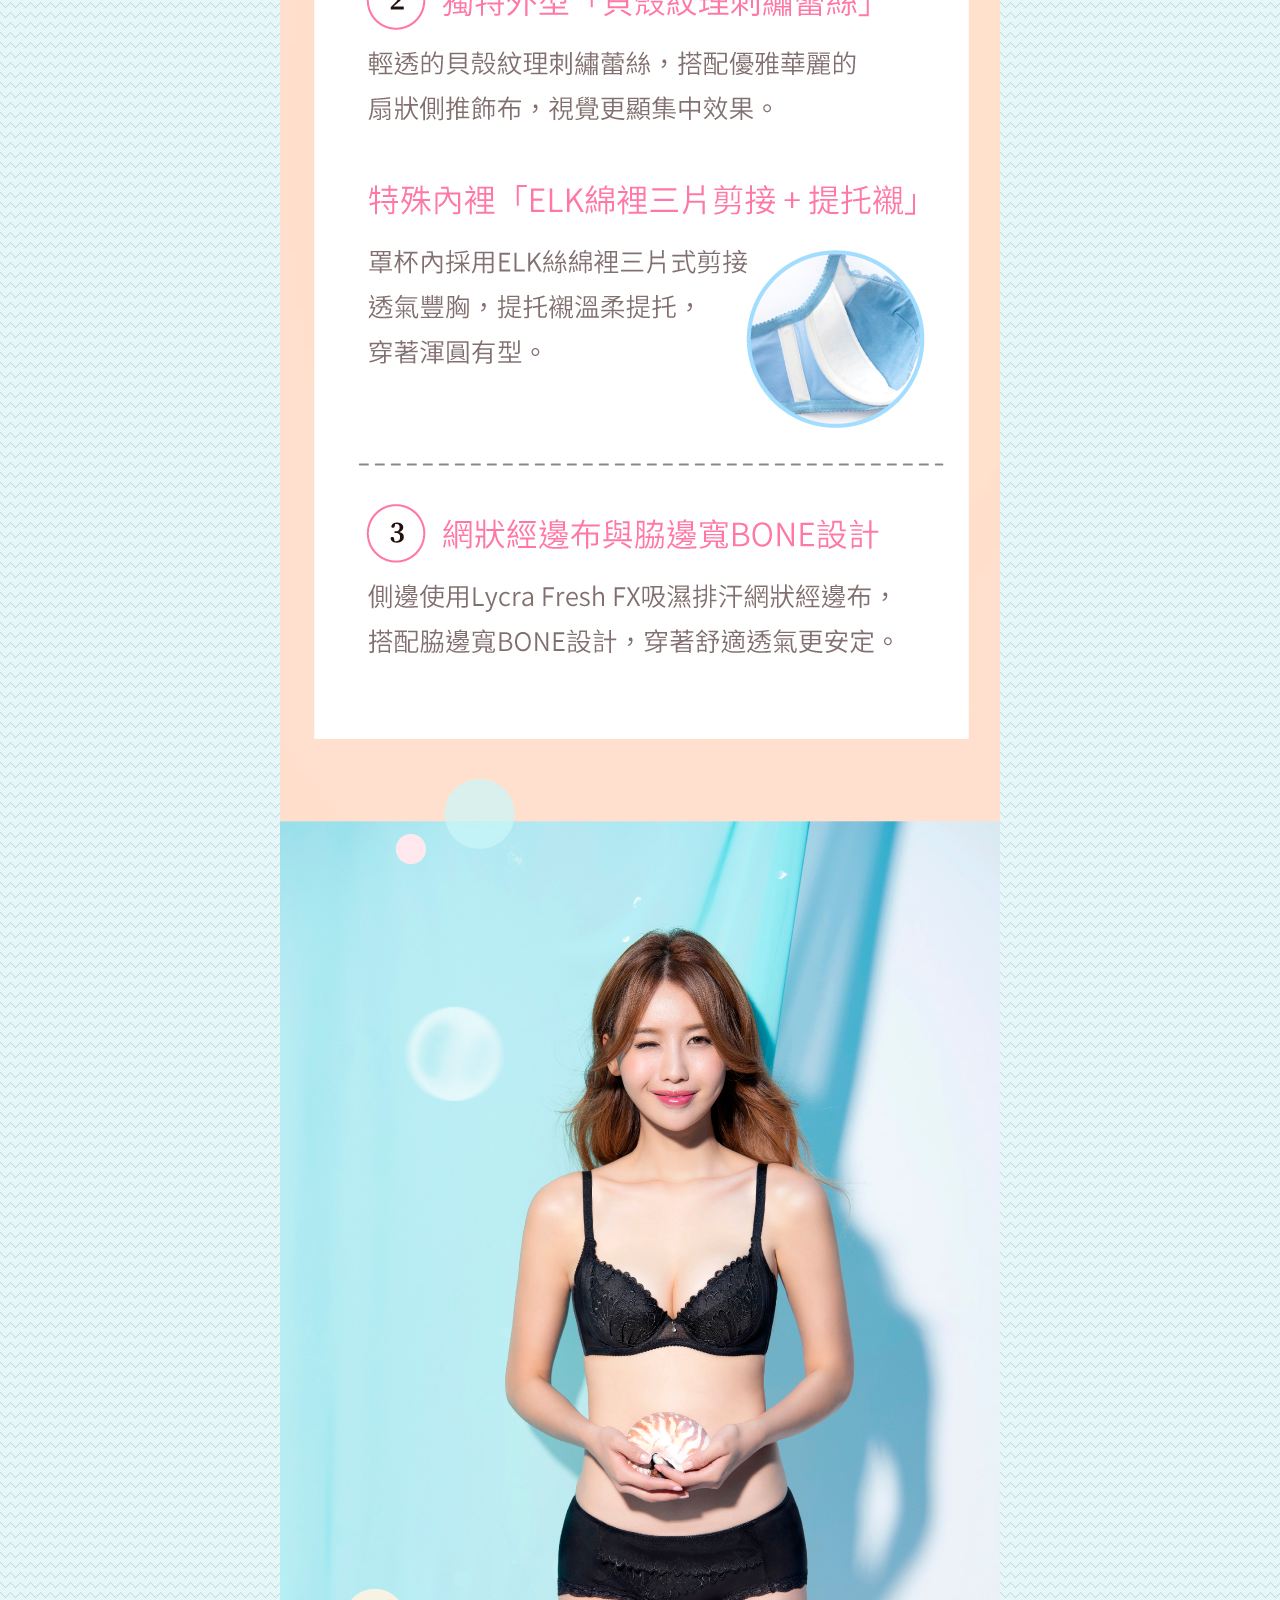
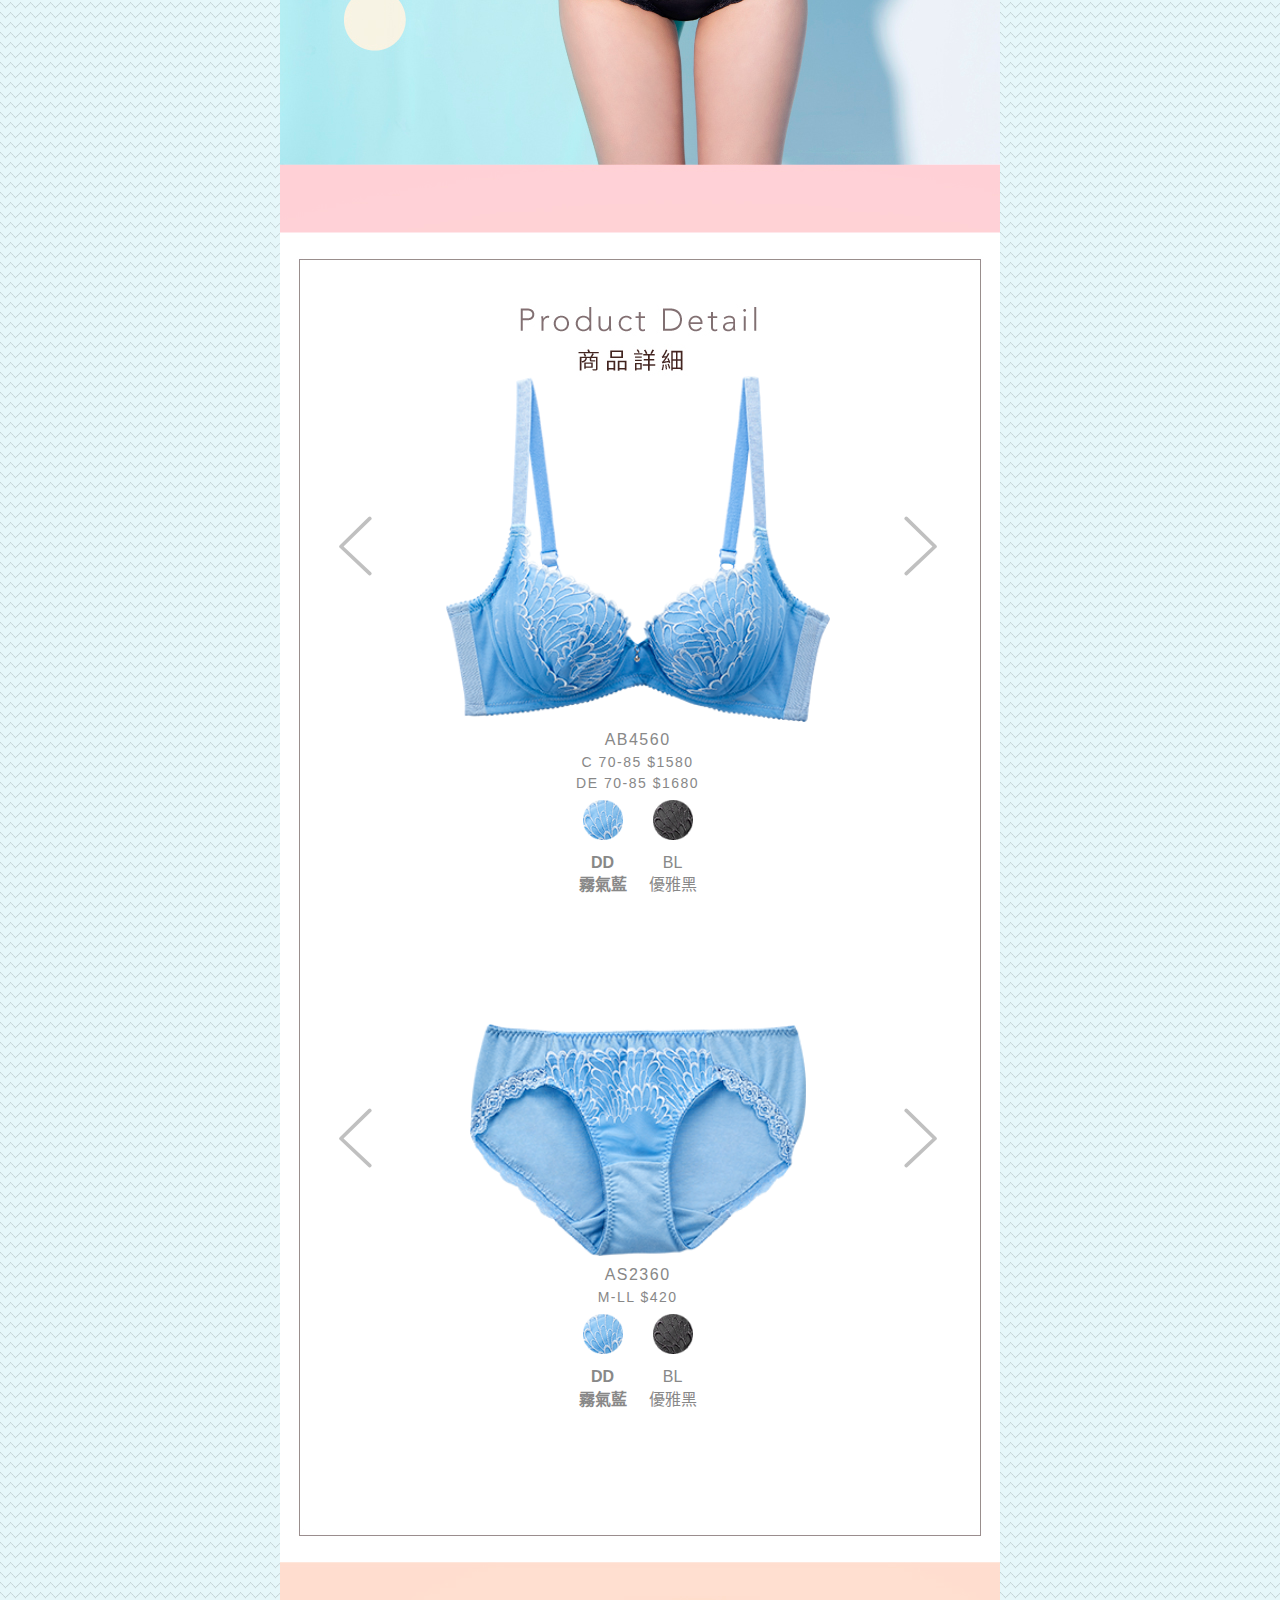
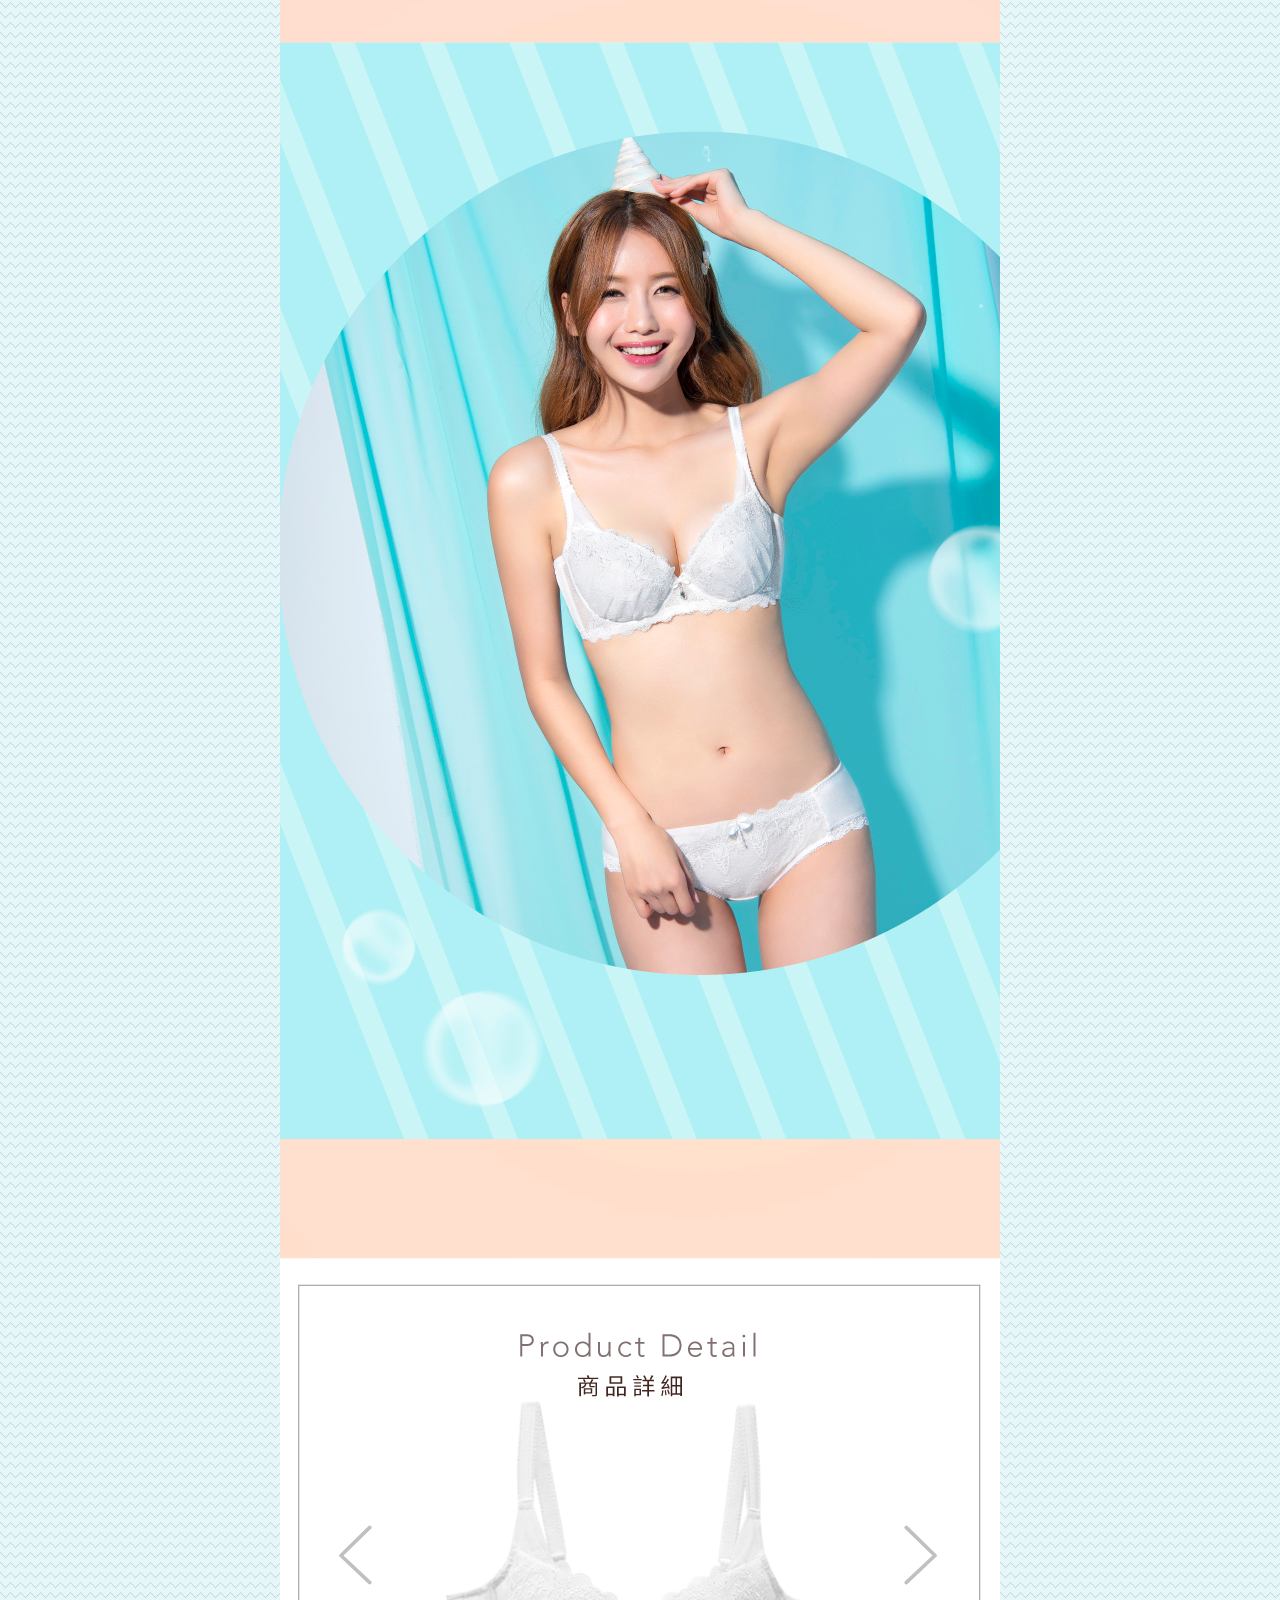
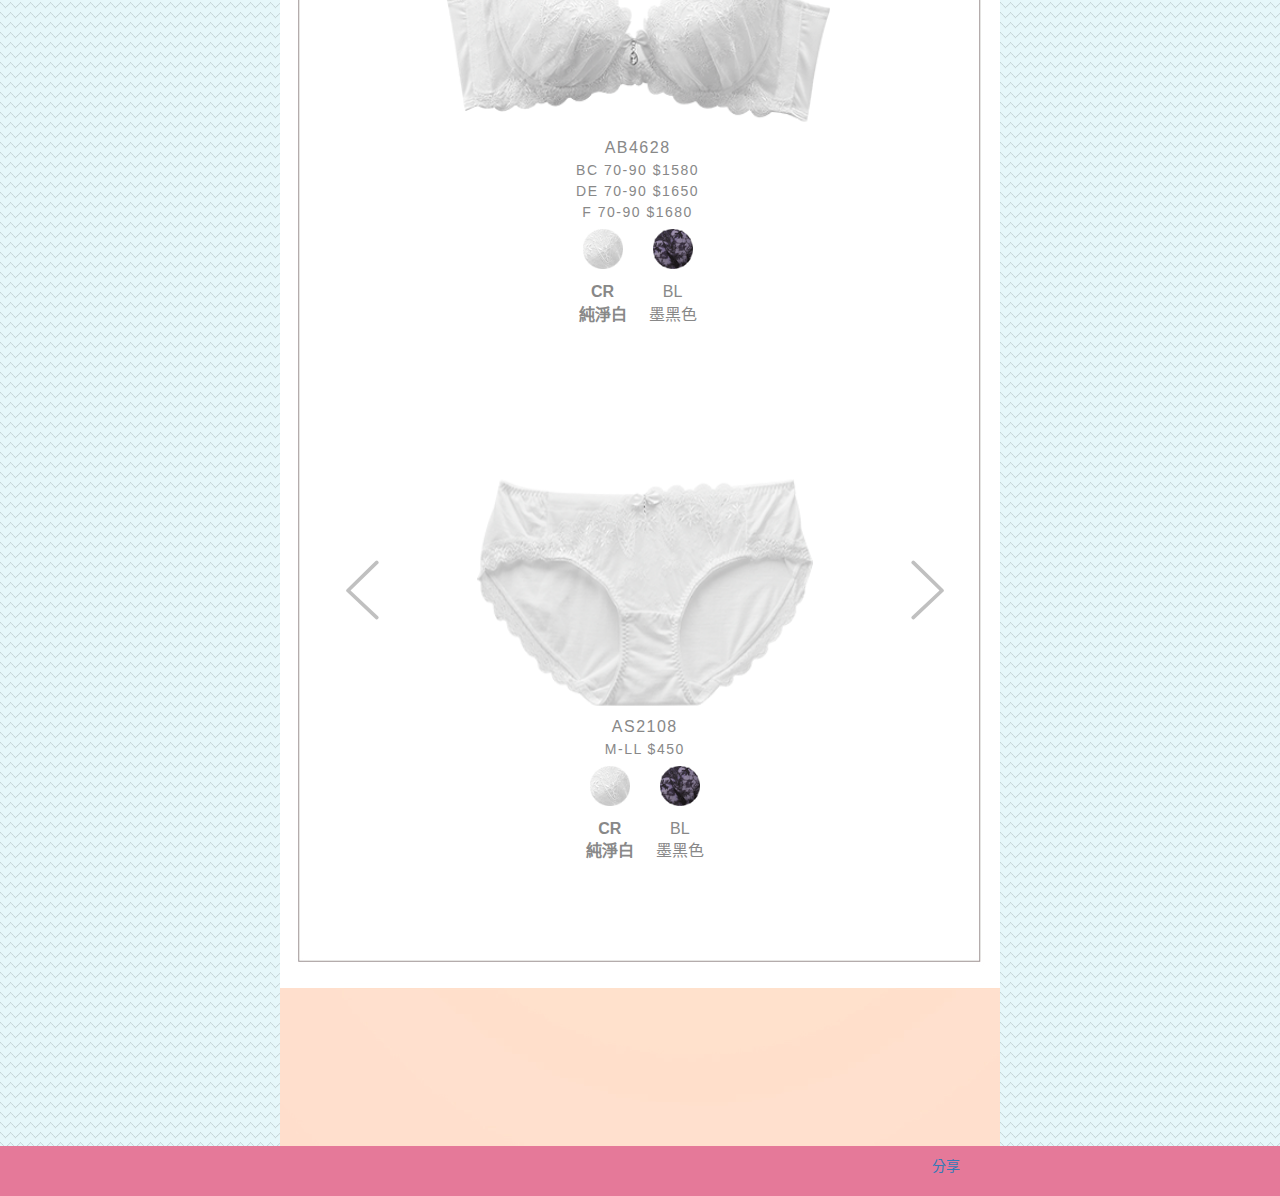
<file: savvy/water.html>
<!DOCTYPE html>
<html lang="zh-TW">
  <head>
    <title>莎薇 心動好透氣</title>
    <meta name="description" content="春夏涼爽新體驗，打洞透氣 ELK 棉搭配冰涼紗材質。集中不悶熱，多色選擇美背設計，讓妳呈現不同風貌。">
    <meta charset="utf-8">
    <meta name="viewport" content="width=device-width, initial-scale=1, maximum-scale=3, user-scalable=yes">
    <meta property="og:url" content="http://event.wacoal.com.tw/EDM/Project3/2019SS-SV-03/water.html">
    <meta property="og:type" content="website">
    <meta property="og:locale" content="zh_tw">
    <meta property="og:ttl" content="345600">
    <meta property="og:image" content="http://event.wacoal.com.tw/EDM/Project3/2019SS-SV-03/images/og_image.png">
    <meta property="twitter:image" content="http://event.wacoal.com.tw/EDM/Project3/2019SS-SV-03/images/og_image.png">
    <meta property="og:image:width" content="1200">
    <meta property="og:image:height" content="630">
    <meta property="og:title" content="莎薇 心動好透氣">
    <meta property="twitter:title" content="莎薇 心動好透氣">
    <meta property="og:description" content="春夏涼爽新體驗，打洞透氣 ELK 棉搭配冰涼紗材質。集中不悶熱，多色選擇美背設計，讓妳呈現不同風貌。">
    <meta property="twitter:card" content="春夏涼爽新體驗，打洞透氣 ELK 棉搭配冰涼紗材質。集中不悶熱，多色選擇美背設計，讓妳呈現不同風貌。">
    <link rel="stylesheet" href="css/normalize.css">
    <link rel="stylesheet" href="css/bootstrap.min.css">
    <link rel="stylesheet" href="css/style.css">
    <style type="text/css">
      body {
          background-color: #e6f7fa;
          background-image: url("./images/bg/zig-zag.png");
      }
      
    </style>
  </head>
  <body>
    <header id="top-bar">
      <div class="container">
        <div class="row top-bar">
          <div class="col-xs-2 col-md-1"><a class="home" href="./"><img class="fit_width" src="images/top_bar/top_bar_home.png"></a></div>
          <div class="col-xs-8 col-md-10"><a href="./"><img class="center-block logo" src="images/top_bar/top_bar_logo.png"></a></div>
          <div class="col-xs-2 col-md-1"><a id="open-menu" href="javascript:void(0)"><img class="fit_width" id="menu-toggler" src="images/top_bar/top_bar_menu.png"></a>
            <div class="floating-menu toggleable" id="floating-menu">
              <nav>
                <ul>
                  <li><a href="./">
                      <div class="item">首頁</div></a></li>
                  <li><a href="./air.html">
                      <div class="item">好透氣</div></a></li>
                  <li><a href="./girl.html">
                      <div class="item">無鋼圈系列</div></a></li>
                  <li><a href="./lanzi.html">
                      <div class="item">美背百搭單品</div></a></li>
                  <li><a href="./pink.html">
                      <div class="item">輕粉水</div></a></li>
                  <li><a href="./purple.html">
                      <div class="item">好素配</div></a></li>
                  <li><a href="./water.html">
                      <div class="item">魔力推推</div></a></li>
                </ul>
              </nav>
            </div>
          </div>
        </div>
      </div>
      <div class="floating-menu-bg toggleable" id="menu-bg"></div>
      <script>
        (function() {
            var header = document.getElementById('top-bar');
            var btnOpen = document.getElementById('open-menu');
            var img = document.getElementById('menu-toggler');
            var actived = false;
        
            var toggleFn = function() {
                actived = !actived;
                Array.from(header.getElementsByClassName('toggleable'))
                    .forEach(function(dom) {
                        if (actived) {
                            dom.classList.add('actived');
                        } else {
                            dom.classList.remove('actived');
                        }
                    });
        
                img.src = actived
                    ? 'images/top_bar/top_bar_close.png'
                    : 'images/top_bar/top_bar_menu.png';
            };
        
            btnOpen.addEventListener('click', toggleFn);
            document.getElementById('floating-menu').addEventListener('click', toggleFn);
        })();
      </script>
    </header>
    <div class="container main-container">
      <!-- row 1-->
      <div class="row">
        <div class="col-md-12"><img class="rowbg" src="./images/bg/water_bg_01.jpg"></div>
      </div>
      <!-- row 2-->
      <div class="row">
        <div class="col-md-12">
          <iframe class="youtube_video" id="video" style="top: 24%; left: 10%;" src="https://www.youtube.com/embed/tdff2DWQE8o?controls=1&amp;rel=0" frameborder="0" allow="accelerometer; autoplay; encrypted-media; gyroscope; picture-in-picture" allowfullscreen></iframe><img class="rowbg" src="./images/bg/water_bg_02.png">
        </div>
      </div>
      <!-- row 3-->
      <div class="row">
        <div class="col-md-12"><img class="rowbg" src="./images/bg/water_bg_03.png"></div>
      </div>
      <!-- row 4-->
      <div class="row">
        <div class="col-md-12"><img class="rowbg" src="./images/bg/water_bg_04.jpg"></div>
      </div>
      <!-- row 5-->
      <div class="row">
        <div class="col-md-12">
              <table class="control widgets row-table" id="row3-table" style="margin: 20% 0 0 8%">
                <tr class="row-main">
                  <td class="arrow">
                    <div class="clickable arrow-button arrow-left"></div>
                  </td>
                  <td>
                    <div class="control-result-container"><img class="control-display" src="./images/water/ab4560_dd.png"></div>
                  </td>
                  <td class="arrow">
                    <div class="clickable arrow-button arrow-right"></div>
                  </td>
                </tr>
                <tr class="row-description">
                  <td colspan="3">
                    <div class="product-number">AB4560</div>
                    <div class="size-list">
                      <div class="size">C 70-85 $1580</div>
                      <div class="size">DE 70-85 $1680</div>
                    </div>
                  </td>
                </tr>
                <tr class="row-circles">
                  <td class="circles-container" colspan="3"><span class="clickable circle-icon">
                      <div><img class="thumbnail" src="./images/water/ab4560_dd_thumb.png"></div>
                      <div class="hint">DD</div>
                      <div class="hint">霧氣藍</div></span><span class="clickable circle-icon">
                      <div><img class="thumbnail" src="./images/water/ab4560_bl_thumb.png"></div>
                      <div class="hint">BL</div>
                      <div class="hint">優雅黑</div></span>
                  </td>
                </tr>
              </table>
              <table class="control widgets row-table" id="row3-table2" style="margin: 110% 0 0 8%">
                <tr class="row-main">
                  <td class="arrow">
                    <div class="clickable arrow-button arrow-left"></div>
                  </td>
                  <td>
                    <div class="control-result-container"><img class="control-display" src="./images/water/as2360_dd.png" style="width: 70%;"></div>
                  </td>
                  <td class="arrow">
                    <div class="clickable arrow-button arrow-right"></div>
                  </td>
                </tr>
                <tr class="row-description">
                  <td colspan="3">
                    <div class="product-number">AS2360</div>
                    <div class="size-list">
                      <div class="size">M-LL $420</div>
                    </div>
                  </td>
                </tr>
                <tr class="row-circles">
                  <td class="circles-container" colspan="3"><span class="clickable circle-icon">
                      <div><img class="thumbnail" src="./images/water/ab4560_dd_thumb.png"></div>
                      <div class="hint">DD</div>
                      <div class="hint">霧氣藍</div></span><span class="clickable circle-icon">
                      <div><img class="thumbnail" src="./images/water/ab4560_bl_thumb.png"></div>
                      <div class="hint">BL</div>
                      <div class="hint">優雅黑</div></span>
                  </td>
                </tr>
              </table><img class="rowbg" src="./images/bg/water_bg_05.png">
        </div>
      </div>
      <!-- row 6-->
      <div class="row">
        <div class="col-md-12"><img class="rowbg" src="./images/bg/water_bg_06.png">
              <table class="control widgets row-table" id="row6-table" style="margin: 17% 0 0 8%">
                <tr class="row-main">
                  <td class="arrow">
                    <div class="clickable arrow-button arrow-left"></div>
                  </td>
                  <td>
                    <div class="control-result-container"><img class="control-display" src="./images/water/ab4628_cr.png"></div>
                  </td>
                  <td class="arrow">
                    <div class="clickable arrow-button arrow-right"></div>
                  </td>
                </tr>
                <tr class="row-description">
                  <td colspan="3">
                    <div class="product-number">AB4628</div>
                    <div class="size-list">
                      <div class="size">BC 70-90 $1580</div>
                      <div class="size">DE 70-90 $1650</div>
                      <div class="size">F 70-90 $1680</div>
                    </div>
                  </td>
                </tr>
                <tr class="row-circles">
                  <td class="circles-container" colspan="3"><span class="clickable circle-icon">
                      <div><img class="thumbnail" src="./images/water/ab4628_cr_thumb.png"></div>
                      <div class="hint">CR</div>
                      <div class="hint">純淨白</div></span><span class="clickable circle-icon">
                      <div><img class="thumbnail" src="./images/water/ab4628_bl_thumb.png"></div>
                      <div class="hint">BL</div>
                      <div class="hint">墨黑色</div></span>
                  </td>
                </tr>
              </table>
              <table class="control widgets row-table" id="row6-table2" style="margin: 113% 0 0 9%">
                <tr class="row-main">
                  <td class="arrow">
                    <div class="clickable arrow-button arrow-left"></div>
                  </td>
                  <td>
                    <div class="control-result-container"><img class="control-display" src="./images/water/as2108_cr.png" style="width: 70%;"></div>
                  </td>
                  <td class="arrow">
                    <div class="clickable arrow-button arrow-right"></div>
                  </td>
                </tr>
                <tr class="row-description">
                  <td colspan="3">
                    <div class="product-number">AS2108</div>
                    <div class="size-list">
                      <div class="size">M-LL $450</div>
                    </div>
                  </td>
                </tr>
                <tr class="row-circles">
                  <td class="circles-container" colspan="3"><span class="clickable circle-icon">
                      <div><img class="thumbnail" src="./images/water/ab4628_cr_thumb.png"></div>
                      <div class="hint">CR</div>
                      <div class="hint">純淨白</div></span><span class="clickable circle-icon">
                      <div><img class="thumbnail" src="./images/water/ab4628_bl_thumb.png"></div>
                      <div class="hint">BL</div>
                      <div class="hint">墨黑色</div></span>
                  </td>
                </tr>
              </table>
        </div>
      </div>
      <!-- row 7-->
      <div class="row">
        <div class="col-md-12"><img class="rowbg" src="./images/bg/water_bg_07.png"></div>
      </div>
    </div>
    <footer id="foot-bar">
      <div class="container">
        <div class="row">
          <div class="col-md-12"><span class="rest">
              <div class="fb-share-button" data-href="http://event.wacoal.com.tw/EDM/Project3/2019SS-SV-03/" data-layout="button" data-size="large" data-mobile-iframe="true"><a class="fb-xfbml-parse-ignore" target="_blank" href="https://www.facebook.com/sharer/sharer.php?u=http%3A%2F%2Fevent.wacoal.com.tw%2FEDM%2FProject3%2F2019SS-SV-03%2F&amp;amp;src=sdkpreparse">分享</a></div></span></div>
        </div>
      </div>
      <script>
        (function(d, s, id) {
            var js, fjs = d.getElementsByTagName(s)[0];
            if (d.getElementById(id)) return;
            js = d.createElement(s); js.id = id;
            js.src = 'https://connect.facebook.net/zh_TW/sdk.js#xfbml=1&version=v3.1';
            fjs.parentNode.insertBefore(js, fjs);
        })(document, 'script', 'facebook-jssdk');
      </script>
    </footer>
    <script src="js/control.js"></script>
    <script>
      WearControl.initTableById('row3-table', [
          "./images/water/ab4560_dd.png",
          "./images/water/ab4560_bl.png"
      ])
      
      WearControl.initTableById('row3-table2', [
          "./images/water/as2360_dd.png",
          "./images/water/as2360_bl.png",
          "./images/water/as2460_dd.png",
          "./images/water/as2460_bl.png"
      ])
      
      WearControl.initTableById('row6-table', [
          "./images/water/ab4628_cr.png",
          "./images/water/ab4628_bl.png"
      ])
      
      WearControl.initTableById('row6-table2', [
          "./images/water/as2108_cr.png",
          "./images/water/as2108_bl.png",
          "./images/water/as2228_cr.png",
          "./images/water/as2228_bl.png"
      ])
    </script>
  </body>
</html>
</file>
<file: sample/css/style.css>
.clearfix {
  overflow: auto;
}
.anchor {
  display: block;
  position: relative;
  visibility: hidden;
  top: -64px;
}
img.rowbg {
  width: 100%;
}
body {
  font-family: sans-serif;
  background-color: white;
}
.container.main-container {
  margin-top: 64px;
}
header#top-bar {
  position: fixed;
  top: 0px;
  left: 0px;
  width: 100%;
  height: 64px;
  z-index: 50;
  background-color: #EEEEEE;
}
header#top-bar .toggleable {
  visibility: hidden;
}
header#top-bar .toggleable.actived {
  visibility: visible;
}
header#top-bar .floating-menu {
  width: 100%;
  height: 100%;
  position: fixed;
  top: 0px;
  margin-top: 64px;
  right: -100%;
  z-index: 100;
  transition: all 0.3s;
  overflow-y: scroll;
}
header#top-bar .floating-menu.actived {
  right: 0%;
}
header#top-bar nav {
  width: 280px;
  background: white;
  position: absolute;
  right: 0;
  padding: 0 0 60px 0;
}
header#top-bar nav ul {
  margin: 0px;
  padding: 0;
}
header#top-bar nav ul li {
  line-height: 2;
  list-style-type: none;
}
header#top-bar nav ul li .item {
  list-style-type: circle;
  margin-left: 15px;
}
header#top-bar nav ul li .item::before {
  content: '';
  display: inline-block;
  width: 3px;
  height: 3px;
  margin-right: 10px;
  border-radius: 1.5px;
  -moz-border-radius: 1.5px;
  -webkit-border-radius: 1.5px;
  background-color: black;
}
header#top-bar nav ul li a {
  text-transform: uppercase;
  padding: 10px 0px 10px 0px;
  width: 100%;
  height: 100%;
  display: inline-block;
  text-decoration: none;
  color: black;
}
header#top-bar nav ul li a:hover {
  background-color: rgba(0, 0, 0, 0.1);
}
header#top-bar nav ul li .caption {
  margin-left: 15px;
  text-transform: none;
  font-size: 14px;
}
header#top-bar .floating-menu-bg {
  position: fixed;
  top: 0px;
  width: 100%;
  height: 100%;
  background-color: black;
  opacity: 0.3;
  margin-top: 64px;
  z-index: 90;
}
header#top-bar img {
  height: 64px;
}
header#top-bar img:hover {
  background-color: #FFFFFF;
  opacity: 0.5;
}
header#top-bar .rest {
  float: right;
}
header#top-bar a.home {
  display: block;
  float: left;
}
footer#foot-bar {
  height: 50px;
  background-color: #E57999;
}
footer#foot-bar .rest {
  float: right;
  margin: 10px 40px 10px 0;
}
/* layout of control and its children */
.no-arrow .arrow-button {
  visibility: hidden;
}
table.control {
  text-align: center;
  z-index: 40;
  color: #888;
}
@media (min-width: 10px) {
  table.control {
    width: 300px;
    font-size: 10px;
  }
}
@media (min-width: 720px) {
  table.control {
    width: 600px;
    font-size: 14px;
  }
}
table.control tr.row-description {
  line-height: 1.5;
  letter-spacing: 1.5px;
}
@media (min-width: 10px) {
  table.control tr.row-description .product-number {
    font-size: 12px;
  }
}
@media (min-width: 720px) {
  table.control tr.row-description .product-number {
    font-size: 16px;
  }
}
table.control tr.row-description td {
  padding-top: 6px;
  padding-bottom: 6px;
}
table.control img.control-display {
  width: 80%;
}
table.control img.control-display.pants {
  width: 67%;
}
@media (min-width: 10px) {
  table.control td.arrow {
    width: 30px;
  }
}
@media (min-width: 720px) {
  table.control td.arrow {
    width: 60px;
  }
}
table.control .arrow-button {
  display: inline-block;
  background-size: cover;
  width: 100%;
}
@media (min-width: 10px) {
  table.control .arrow-button {
    height: 30px;
  }
}
@media (min-width: 720px) {
  table.control .arrow-button {
    height: 60px;
  }
}
table.control .arrow-left {
  background-image: url("../images/arrow_left.svg");
}
table.control .arrow-right {
  background-image: url("../images/arrow_right.svg");
}
table.control .circle-icon {
  display: inline-block;
  margin: 0px 5px 0px 5px;
}
@media (min-width: 10px) {
  table.control .circle-icon img.thumbnail {
    width: 30px;
    margin-bottom: 8px;
  }
}
@media (min-width: 720px) {
  table.control .circle-icon img.thumbnail {
    width: 40px;
    margin-bottom: 12px;
  }
}
@media (min-width: 10px) {
  table.control .circle-icon {
    width: 40px;
  }
}
@media (min-width: 720px) {
  table.control .circle-icon {
    width: 60px;
  }
}
table.control .circle-icon .hint {
  text-transform: uppercase;
  display: inline-block;
}
@media (min-width: 10px) {
  table.control .circle-icon .hint {
    font-size: 12px;
  }
}
@media (min-width: 720px) {
  table.control .circle-icon .hint {
    font-size: 16px;
  }
}
table.control .circle-icon.actived {
  font-weight: bold;
}
table.control .circles-container {
  text-align: center;
}
/* widgets */
.widgets {
  position: absolute;
}
.youtube_video {
  position: absolute;
}
@media (min-width: 10px) {
  .youtube_video {
    width: 300px;
    height: 169px;
  }
}
@media (min-width: 720px) {
  .youtube_video {
    width: 600px;
    height: 338px;
  }
}
.clickable {
  cursor: pointer;
}
.expandable:active {
  padding: 1px;
}
@keyframes animBubble {
  0% {
    opacity: 0;
    transform: translateY(20px);
  }
  10% {
    opacity: 1;
  }
  90% {
    opacity: 1;
  }
  100% {
    opacity: 0;
    transform: translateY(-100px);
  }
}
.tns-nav {
  position: absolute;
  z-index: 40;
  bottom: 20px;
  left: 38%;
}
.tns-nav button {
  display: inline-block;
  width: 10px;
  height: 10px;
  background-color: rgba(0, 0, 0, 0.1);
  border-radius: 50%;
  padding: 0px;
  border-color: rgba(0, 0, 0, 0);
  margin: 0 5px 0 5px;
}
.tns-nav button.tns-nav-active {
  border-color: #CCC;
  background-color: rgba(255, 255, 255, 0.5);
}
.button {
  display: inline-block;
  font-family: sans-serif;
  background-color: #7AC9C4;
  color: white;
  border: 0px;
  line-height: 1;
  font-size: 10px;
  text-align: center;
  text-decoration: none;
  text-transform: uppercase;
  width: 50%;
  margin-left: 25%;
}
@media (min-width: 10px) {
  .button {
    font-size: 17px;
    padding: 10px 20px;
  }
}
@media (min-width: 720px) {
  .button {
    font-size: 25px;
    padding: 10px 0;
  }
}
.button:link {
  color: white;
  text-decoration: none;
}
.button:hover {
  color: white;
  text-decoration: none;
}
.button:active {
  color: white;
  transform: translateY(1px) translateX(-1px);
  text-decoration: none;
}
body.story #intro {
  min-height: 300px;
  background-color: #FFF;
  background-image: url("../images/bg/story_bg_01_02.jpg");
  background-repeat: no-repeat;
  background-position: center;
  background-size: contain;
  background-attachment: scroll;
}
body.story #intro .description {
  line-height: 1.8;
  padding: 30px;
  font-size: 14px;
  font-weight: lighter;
}
body.story #intro .logo {
  width: 150px;
}
body.story img.btn {
  width: 32px;
  height: 32px;
}
body.story .circle:before {
  content: '\25CF';
  font-size: 12px;
  color: #3E2C27;
}
body.story .address-list {
  line-height: 1.18;
  min-height: 100px;
  padding-top: 20px;
  padding-bottom: 20px;
  margin-left: 25px;
  margin-right: 25px;
}
body.story .address-list table {
  font-size: 10px;
}
body.story .address-list ul {
  list-style-type: none;
  margin-top: 5px;
  padding: 0px;
}
body.story .address-list li {
  list-style-type: none;
  font-size: 20px;
  border-style: dashed none none none;
  border-width: 1px;
  padding-top: 5px;
  padding-bottom: 5px;
}
body.story .address-list li:nth-child(even) {
  background-color: #F9F4F1;
}
body.story .address-list .bullet:before {
  content: '\25CF';
  font-size: 12px;
  color: #3E2C27;
}
body.story .address-list .bullet {
  font-size: 0px;
  vertical-align: top;
  text-align: center;
  padding-top: 0px;
  display: inline-block;
  width: 15px;
  height: 10px;
}
body.story .address-list .content {
  padding: 0px 10px;
}
body.story .address-list .title {
  font-size: 16px;
  line-height: 2;
  font-weight: bold;
}
body.story .address-list .phone {
  font-size: 12px;
  line-height: 2;
  margin-right: 10px;
}
body.story .address-list .address {
  font-size: 12px;
}
body.story .address-list .btns {
  float: right;
  display: inline-block;
  margin: 10px 0 0 10px;
}
body.story .address-list .btns .fb {
  margin-right: 10px;
}
</file>
<file: sample/css/tiny-slider.css>
.tns-outer{padding:0 !important}.tns-outer [hidden]{display:none !important}.tns-outer [aria-controls],.tns-outer [data-action]{cursor:pointer}.tns-slider{-webkit-transition:all 0s;-moz-transition:all 0s;transition:all 0s}.tns-slider>div,.tns-slider>li{-webkit-box-sizing:border-box;-moz-box-sizing:border-box;box-sizing:border-box}.tns-horizontal.tns-subpixel{white-space:nowrap}.tns-horizontal.tns-subpixel>div,.tns-horizontal.tns-subpixel>li{display:inline-block;vertical-align:top;white-space:normal}.tns-horizontal.tns-no-subpixel:after{content:'';display:table;clear:both}.tns-horizontal.tns-no-subpixel>div,.tns-horizontal.tns-no-subpixel>li{float:left;margin-right:-100%}.tns-no-calc{position:relative;left:0}.tns-gallery{position:relative;left:0;min-height:1px}.tns-gallery>div,.tns-gallery>li{position:absolute;left:-100%;-webkit-transition:transform 0s, opacity 0s;-moz-transition:transform 0s, opacity 0s;transition:transform 0s, opacity 0s}.tns-gallery>.tns-moving{-webkit-transition:all 0.25s;-moz-transition:all 0.25s;transition:all 0.25s}.tns-lazy-img{-webkit-transition:opacity 0.6s;-moz-transition:opacity 0.6s;transition:opacity 0.6s;opacity:0.6}.tns-lazy-img.loaded{opacity:1}.tns-ah{-webkit-transition:height 0s;-moz-transition:height 0s;transition:height 0s}.tns-ovh{overflow:hidden}.tns-visually-hidden{position:absolute;left:-10000em}.tns-transparent{opacity:0;visibility:hidden}.tns-fadeIn{opacity:1;filter:alpha(opacity=100);z-index:0}.tns-normal,.tns-fadeOut{opacity:0;filter:alpha(opacity=0);z-index:-1}.tns-t-subp2{margin:0 auto;width:310px;position:relative;height:10px;overflow:hidden}.tns-t-ct{width:2333.3333333%;width:-webkit-calc(100% * 70 / 3);width:-moz-calc(100% * 70 / 3);width:calc(100% * 70 / 3);position:absolute;right:0}.tns-t-ct:after{content:'';display:table;clear:both}.tns-t-ct>div{width:1.4285714%;width:-webkit-calc(100% / 70);width:-moz-calc(100% / 70);width:calc(100% / 70);height:10px;float:left}

/*# sourceMappingURL=sourcemaps/tiny-slider.css.map */
</file>
<file: savvy/css/style.css>
.clearfix {
  overflow: auto;
}
.anchor {
  display: block;
  position: relative;
  visibility: hidden;
  top: -64px;
}
img.rowbg {
  width: 100%;
}
body {
  font-family: sans-serif;
  background-color: white;
}
.container.main-container {
  margin-top: 64px;
}
header#top-bar {
  position: fixed;
  top: 0px;
  left: 0px;
  width: 100%;
  height: 64px;
  z-index: 50;
  background-color: white;
}
header#top-bar .toggleable {
  visibility: hidden;
}
header#top-bar .toggleable.actived {
  visibility: visible;
}
header#top-bar .floating-menu {
  width: 100%;
  height: 100%;
  position: fixed;
  top: 0px;
  margin-top: 64px;
  right: -100%;
  z-index: 100;
  transition: all 0.3s;
  overflow-y: scroll;
}
header#top-bar .floating-menu.actived {
  right: 0%;
}
header#top-bar nav {
  width: 280px;
  background: white;
  position: absolute;
  right: 0;
  padding: 0 0 60px 0;
}
header#top-bar nav ul {
  margin: 0px;
  padding: 0;
}
header#top-bar nav ul li {
  line-height: 2;
  list-style-type: none;
}
header#top-bar nav ul li .item {
  list-style-type: circle;
  margin-left: 15px;
}
header#top-bar nav ul li .item::before {
  content: '';
  display: inline-block;
  width: 3px;
  height: 3px;
  margin-right: 10px;
  border-radius: 1.5px;
  -moz-border-radius: 1.5px;
  -webkit-border-radius: 1.5px;
  background-color: black;
}
header#top-bar nav ul li a {
  text-transform: uppercase;
  padding: 10px 0px 10px 0px;
  width: 100%;
  height: 100%;
  display: inline-block;
  text-decoration: none;
  color: black;
}
header#top-bar nav ul li a:hover {
  background-color: rgba(0, 0, 0, 0.1);
}
header#top-bar nav ul li .caption {
  margin-left: 15px;
  text-transform: none;
  font-size: 14px;
}
header#top-bar .floating-menu-bg {
  position: fixed;
  top: 0px;
  width: 100%;
  height: 100%;
  background-color: black;
  opacity: 0.3;
  margin-top: 64px;
  z-index: 90;
}
header#top-bar img {
  height: 64px;
}
header#top-bar img:hover {
  background-color: #FFFFFF;
  opacity: 0.5;
}
header#top-bar .rest {
  float: right;
}
header#top-bar a.home {
  display: block;
  float: left;
}
footer#foot-bar {
  height: 50px;
  background-color: #E57999;
}
footer#foot-bar .rest {
  float: right;
  margin: 10px 40px 10px 0;
}
/* layout of control and its children */
.no-arrow .arrow-button {
  visibility: hidden;
}
table.control {
  text-align: center;
  z-index: 40;
  color: #888;
}
@media (min-width: 10px) {
  table.control {
    width: 300px;
    font-size: 10px;
  }
}
@media (min-width: 720px) {
  table.control {
    width: 600px;
    font-size: 14px;
  }
}
table.control tr.row-description {
  line-height: 1.5;
  letter-spacing: 1.5px;
}
@media (min-width: 10px) {
  table.control tr.row-description .product-number {
    font-size: 12px;
  }
}
@media (min-width: 720px) {
  table.control tr.row-description .product-number {
    font-size: 16px;
  }
}
table.control tr.row-description td {
  padding-top: 6px;
  padding-bottom: 6px;
}
table.control img.control-display {
  width: 80%;
}
table.control img.control-display.pants {
  width: 67%;
}
@media (min-width: 10px) {
  table.control td.arrow {
    width: 30px;
  }
}
@media (min-width: 720px) {
  table.control td.arrow {
    width: 60px;
  }
}
table.control .arrow-button {
  display: inline-block;
  background-size: cover;
  width: 100%;
}
@media (min-width: 10px) {
  table.control .arrow-button {
    height: 30px;
  }
}
@media (min-width: 720px) {
  table.control .arrow-button {
    height: 60px;
  }
}
table.control .arrow-left {
  background-image: url("../images/arrow_left.svg");
}
table.control .arrow-right {
  background-image: url("../images/arrow_right.svg");
}
table.control .circle-icon {
  display: inline-block;
  margin: 0px 5px 0px 5px;
}
@media (min-width: 10px) {
  table.control .circle-icon img.thumbnail {
    width: 30px;
    margin-bottom: 8px;
  }
}
@media (min-width: 720px) {
  table.control .circle-icon img.thumbnail {
    width: 40px;
    margin-bottom: 12px;
  }
}
@media (min-width: 10px) {
  table.control .circle-icon {
    width: 40px;
  }
}
@media (min-width: 720px) {
  table.control .circle-icon {
    width: 60px;
  }
}
table.control .circle-icon .hint {
  text-transform: uppercase;
  display: inline-block;
}
@media (min-width: 10px) {
  table.control .circle-icon .hint {
    font-size: 12px;
  }
}
@media (min-width: 720px) {
  table.control .circle-icon .hint {
    font-size: 16px;
  }
}
table.control .circle-icon.actived {
  font-weight: bold;
}
table.control .circles-container {
  text-align: center;
}
/* widgets */
.widgets {
  position: absolute;
}
.youtube_video {
  position: absolute;
}
@media (min-width: 10px) {
  .youtube_video {
    width: 300px;
    height: 169px;
  }
}
@media (min-width: 720px) {
  .youtube_video {
    width: 600px;
    height: 338px;
  }
}
.clickable {
  cursor: pointer;
}
.expandable:active {
  padding: 1px;
}
@keyframes animBubble {
  0% {
    opacity: 0;
    transform: translateY(20px);
  }
  10% {
    opacity: 1;
  }
  90% {
    opacity: 1;
  }
  100% {
    opacity: 0;
    transform: translateY(-100px);
  }
}
.tns-nav {
  position: absolute;
  z-index: 40;
  bottom: 20px;
  left: 38%;
}
.tns-nav button {
  display: inline-block;
  width: 10px;
  height: 10px;
  background-color: rgba(0, 0, 0, 0.1);
  border-radius: 50%;
  padding: 0px;
  border-color: rgba(0, 0, 0, 0);
  margin: 0 5px 0 5px;
}
.tns-nav button.tns-nav-active {
  border-color: #CCC;
  background-color: rgba(255, 255, 255, 0.5);
}
.button {
  display: inline-block;
  font-family: sans-serif;
  background-color: #7AC9C4;
  color: white;
  border: 0px;
  line-height: 1;
  font-size: 10px;
  text-align: center;
  text-decoration: none;
  text-transform: uppercase;
  width: 50%;
  margin-left: 25%;
}
@media (min-width: 10px) {
  .button {
    font-size: 17px;
    padding: 10px 20px;
  }
}
@media (min-width: 720px) {
  .button {
    font-size: 25px;
    padding: 10px 0;
  }
}
.button:link {
  color: white;
  text-decoration: none;
}
.button:hover {
  color: white;
}
.button:active {
  color: white;
  transform: translateY(1px) translateX(-1px);
  text-decoration: none;
}
body.story #intro {
  min-height: 300px;
  background-color: #FFF;
  background-image: url("../images/bg/story_bg_01_02.jpg");
  background-repeat: no-repeat;
  background-position: center;
  background-size: contain;
  background-attachment: scroll;
}
body.story #intro .description {
  line-height: 1.8;
  padding: 30px;
  font-size: 14px;
  font-weight: lighter;
}
body.story #intro .logo {
  width: 150px;
}
body.story img.btn {
  width: 32px;
  height: 32px;
}
body.story .circle:before {
  content: '\25CF';
  font-size: 12px;
  color: #3E2C27;
}
body.story .address-list {
  line-height: 1.18;
  min-height: 100px;
  padding-top: 20px;
  padding-bottom: 20px;
  margin-left: 25px;
  margin-right: 25px;
}
body.story .address-list table {
  font-size: 10px;
}
body.story .address-list ul {
  list-style-type: none;
  margin-top: 5px;
  padding: 0px;
}
body.story .address-list li {
  list-style-type: none;
  font-size: 20px;
  border-style: dashed none none none;
  border-width: 1px;
  padding-top: 5px;
  padding-bottom: 5px;
}
body.story .address-list li:nth-child(even) {
  background-color: #F9F4F1;
}
body.story .address-list .bullet:before {
  content: '\25CF';
  font-size: 12px;
  color: #3E2C27;
}
body.story .address-list .bullet {
  font-size: 0px;
  vertical-align: top;
  text-align: center;
  padding-top: 0px;
  display: inline-block;
  width: 15px;
  height: 10px;
}
body.story .address-list .content {
  padding: 0px 10px;
}
body.story .address-list .title {
  font-size: 16px;
  line-height: 2;
  font-weight: bold;
}
body.story .address-list .phone {
  font-size: 12px;
  line-height: 2;
  margin-right: 10px;
}
body.story .address-list .address {
  font-size: 12px;
}
body.story .address-list .btns {
  float: right;
  display: inline-block;
  margin: 10px 0 0 10px;
}
body.story .address-list .btns .fb {
  margin-right: 10px;
}
</file>
<file: savvy/css/tiny-slider.css>
.tns-outer{padding:0 !important}.tns-outer [hidden]{display:none !important}.tns-outer [aria-controls],.tns-outer [data-action]{cursor:pointer}.tns-slider{-webkit-transition:all 0s;-moz-transition:all 0s;transition:all 0s}.tns-slider>div,.tns-slider>li{-webkit-box-sizing:border-box;-moz-box-sizing:border-box;box-sizing:border-box}.tns-horizontal.tns-subpixel{white-space:nowrap}.tns-horizontal.tns-subpixel>div,.tns-horizontal.tns-subpixel>li{display:inline-block;vertical-align:top;white-space:normal}.tns-horizontal.tns-no-subpixel:after{content:'';display:table;clear:both}.tns-horizontal.tns-no-subpixel>div,.tns-horizontal.tns-no-subpixel>li{float:left;margin-right:-100%}.tns-no-calc{position:relative;left:0}.tns-gallery{position:relative;left:0;min-height:1px}.tns-gallery>div,.tns-gallery>li{position:absolute;left:-100%;-webkit-transition:transform 0s, opacity 0s;-moz-transition:transform 0s, opacity 0s;transition:transform 0s, opacity 0s}.tns-gallery>.tns-moving{-webkit-transition:all 0.25s;-moz-transition:all 0.25s;transition:all 0.25s}.tns-lazy-img{-webkit-transition:opacity 0.6s;-moz-transition:opacity 0.6s;transition:opacity 0.6s;opacity:0.6}.tns-lazy-img.loaded{opacity:1}.tns-ah{-webkit-transition:height 0s;-moz-transition:height 0s;transition:height 0s}.tns-ovh{overflow:hidden}.tns-visually-hidden{position:absolute;left:-10000em}.tns-transparent{opacity:0;visibility:hidden}.tns-fadeIn{opacity:1;filter:alpha(opacity=100);z-index:0}.tns-normal,.tns-fadeOut{opacity:0;filter:alpha(opacity=0);z-index:-1}.tns-t-subp2{margin:0 auto;width:310px;position:relative;height:10px;overflow:hidden}.tns-t-ct{width:2333.3333333%;width:-webkit-calc(100% * 70 / 3);width:-moz-calc(100% * 70 / 3);width:calc(100% * 70 / 3);position:absolute;right:0}.tns-t-ct:after{content:'';display:table;clear:both}.tns-t-ct>div{width:1.4285714%;width:-webkit-calc(100% / 70);width:-moz-calc(100% / 70);width:calc(100% / 70);height:10px;float:left}

/*# sourceMappingURL=sourcemaps/tiny-slider.css.map */
</file>
<file: website/css/style.css>
.clearfix {
  overflow: auto;
}
.anchor {
  display: block;
  position: relative;
  visibility: hidden;
  top: -64px;
}
img.rowbg {
  width: 100%;
}
body {
  font-family: sans-serif;
  background-color: white;
}
.main-container {
  margin-top: 64px;
}
header#top-bar.minimize {
  top: -64px;
}
header#top-bar {
  position: fixed;
  top: 0px;
  left: 0px;
  width: 100%;
  height: 64px;
  z-index: 50;
  transition: top 0.2s linear;
  background-color: #EEEEEE;
}
header#top-bar .toggleable {
  visibility: hidden;
}
header#top-bar .toggleable.actived {
  visibility: visible;
}
header#top-bar .floating-menu {
  width: 100%;
  height: 100%;
  position: fixed;
  top: 0px;
  margin-top: 64px;
  right: -100%;
  z-index: 100;
  transition: all 0.3s;
  overflow-y: scroll;
}
header#top-bar .floating-menu.actived {
  right: 0%;
}
header#top-bar nav {
  width: 280px;
  background: white;
  position: absolute;
  right: 0;
  padding: 0 0 60px 0;
}
header#top-bar nav ul {
  margin: 0px;
  padding: 0;
}
header#top-bar nav ul li {
  line-height: 2;
  list-style-type: none;
}
header#top-bar nav ul li .item {
  list-style-type: circle;
  margin-left: 15px;
}
header#top-bar nav ul li .item::before {
  content: '';
  display: inline-block;
  width: 3px;
  height: 3px;
  margin-right: 10px;
  border-radius: 1.5px;
  -moz-border-radius: 1.5px;
  -webkit-border-radius: 1.5px;
  background-color: black;
}
header#top-bar nav ul li a {
  text-transform: uppercase;
  padding: 10px 0px 10px 0px;
  width: 100%;
  height: 100%;
  display: inline-block;
  text-decoration: none;
  color: black;
}
header#top-bar nav ul li a:hover {
  background-color: rgba(0, 0, 0, 0.1);
}
header#top-bar nav ul li .caption {
  margin-left: 15px;
  text-transform: none;
  font-size: 14px;
}
header#top-bar .floating-menu-bg {
  position: fixed;
  top: 0px;
  width: 100%;
  height: 100%;
  background-color: black;
  opacity: 0.3;
  margin-top: 64px;
  z-index: 90;
}
header#top-bar .logo {
  width: auto;
  height: auto;
  max-width: 300px;
  margin-top: 15px;
}
header#top-bar img {
  height: 64px;
}
header#top-bar img:hover {
  background-color: #FFFFFF;
  opacity: 0.5;
}
header#top-bar .rest {
  float: right;
}
header#top-bar a.home {
  display: block;
  float: left;
}
footer#foot-bar {
  height: 50px;
  background-color: #222222;
}
footer#foot-bar .rest {
  float: right;
  margin: 10px 40px 10px 0;
}
/* layout of control and its children */
.no-arrow .arrow-button {
  visibility: hidden;
}
/* widgets */
.widgets {
  position: absolute;
}
.youtube_video {
  position: absolute;
}
@media (min-width: 480px) {
  .youtube_video {
    width: 300px;
    height: 169px;
  }
}
@media (min-width: 992px) {
  .youtube_video {
    width: 600px;
    height: 338px;
  }
}
.clickable {
  cursor: pointer;
}
.expandable:active {
  padding: 1px;
}
@keyframes animBubble {
  0% {
    opacity: 0;
    transform: translateY(20px);
  }
  10% {
    opacity: 1;
  }
  90% {
    opacity: 1;
  }
  100% {
    opacity: 0;
    transform: translateY(-100px);
  }
}
.tns-nav {
  position: absolute;
  z-index: 40;
  bottom: 20px;
  left: 38%;
}
.tns-nav button {
  display: inline-block;
  width: 10px;
  height: 10px;
  background-color: rgba(0, 0, 0, 0.1);
  border-radius: 50%;
  padding: 0px;
  border-color: rgba(0, 0, 0, 0);
  margin: 0 5px 0 5px;
}
.tns-nav button.tns-nav-active {
  border-color: #CCC;
  background-color: rgba(255, 255, 255, 0.5);
}
.button {
  display: inline-block;
  font-family: sans-serif;
  background-color: #7AC9C4;
  color: white;
  border: 0px;
  line-height: 1;
  font-size: 10px;
  text-align: center;
  text-decoration: none;
  text-transform: uppercase;
  width: 50%;
  margin-left: 25%;
}
@media (min-width: 480px) {
  .button {
    font-size: 17px;
    padding: 10px 20px;
  }
}
@media (min-width: 992px) {
  .button {
    font-size: 25px;
    padding: 10px 0;
  }
}
.button:link {
  color: white;
  text-decoration: none;
}
.button:hover {
  color: white;
  text-decoration: none;
}
.button:active {
  color: white;
  transform: translateY(1px) translateX(-1px);
  text-decoration: none;
}
</file>
<file: website/css/index.css>
.header {
  text-align: center;
  font-size: 5rem;
}
#row01 {
  height: 100vh;
  background-image: url("../images/bg/index_bg_01.jpg");
  background-position: center;
  background-repeat: no-repeat;
  background-attachment: fixed;
  background-position: 5% 30%;
}
#row01 .title-text {
  font-size: 10rem;
  vertical-align: middle;
}
@media (min-width: 480px) {
  #row01 .title-text {
    font-size: 15rem;
  }
}
#row02 {
  padding: 50px 20px;
  background-color: white;
}
@media (min-width: 480px) {
  #row02 {
    font-size: 1.8rem;
  }
}
#row02 p {
  margin-bottom: 3rem;
}
#row03 {
  min-height: 50vh;
  background-image: url("../images/bg/index_bg_03.jpg");
  background-position: center;
  background-repeat: no-repeat;
  background-attachment: fixed;
  background-size: cover;
  font-size: 3rem;
}
#row04 img {
  width: 200px;
  height: 200px;
  object-fit: cover;
  margin: 2%;
}
</file>
